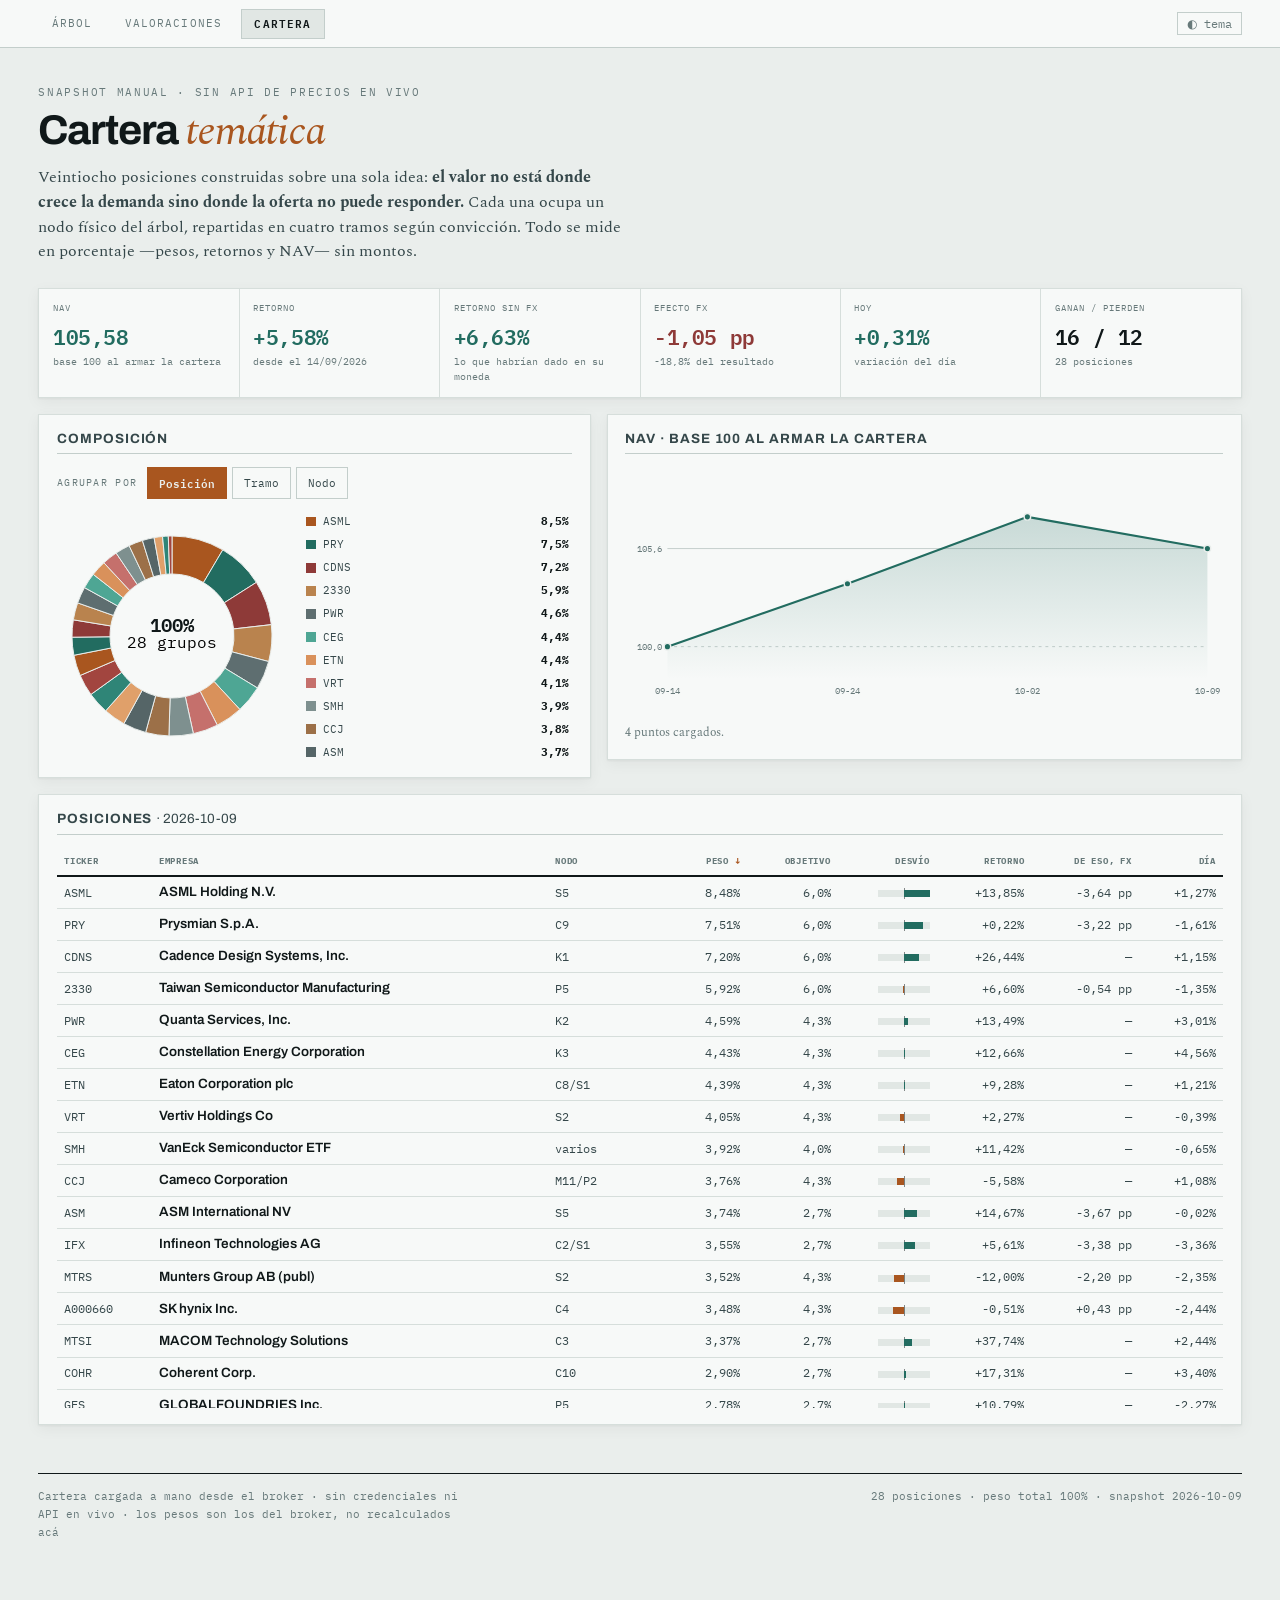
<file: cartera.html>
<!doctype html>
<html lang="es">
<meta charset="utf-8">
<meta name="viewport" content="width=device-width,initial-scale=1">
<title>Cartera — Árbol Energético</title>
<link rel="preconnect" href="https://fonts.googleapis.com">
<link rel="preconnect" href="https://fonts.gstatic.com" crossorigin>
<link rel="stylesheet" href="https://fonts.googleapis.com/css2?family=Archivo:wght@500;600;700&family=IBM+Plex+Mono:wght@400;500;600&family=Spectral:ital,wght@0,400;0,600&display=swap">
<link rel="stylesheet" href="estilo.css">
<style>
  .cols{display:grid;grid-template-columns:minmax(0,1fr) minmax(0,1.15fr);gap:1rem;margin-top:1rem;align-items:start}
  @media (max-width:860px){.cols{grid-template-columns:1fr}}
  .dona-wrap{display:flex;gap:1rem;align-items:center;flex-wrap:wrap}
  #dona{flex:0 0 auto}
  .dona-centro{font-family:var(--f-m);text-anchor:middle}
  .dona-centro .v{font-size:19px;font-weight:600;fill:var(--ink)}
  .dona-centro .k{font-size:7.5px;fill:var(--muted);letter-spacing:.12em;text-transform:uppercase}
  .leyenda{flex:1 1 180px;display:flex;flex-direction:column;gap:.18rem;max-height:250px;overflow-y:auto;
    font-family:var(--f-m);font-size:.66rem}
  .leyenda button{display:flex;align-items:center;gap:.42rem;background:none;border:none;padding:.12rem .2rem;
    cursor:pointer;color:var(--ink-2);font:inherit;text-align:left;width:100%}
  .leyenda button:hover{background:var(--surface-2);color:var(--ink)}
  .leyenda i{width:.62rem;height:.62rem;flex:0 0 auto}
  .leyenda b{margin-left:auto;font-variant-numeric:tabular-nums;color:var(--ink)}
  .tabla-scroll{max-height:560px;overflow:auto}
  .desvio{display:inline-block;width:52px;height:7px;background:var(--surface-2);position:relative;vertical-align:middle}
  .desvio i{position:absolute;top:0;bottom:0;background:var(--muted)}
  .desvio u{position:absolute;top:-2px;bottom:-2px;left:50%;width:1px;background:var(--ink);opacity:.5}
</style>

<body>
<script src="nav.js" data-seccion="cartera"></script>

<div class="wrap">
  <header>
    <p class="eyebrow">Snapshot manual · sin API de precios en vivo</p>
    <h1>Cartera <em>temática</em></h1>
    <p class="lede">
      Veintiocho posiciones construidas sobre una sola idea: <b>el valor no está donde crece la demanda sino
      donde la oferta no puede responder.</b> Cada una ocupa un nodo físico del árbol, repartidas en cuatro
      tramos según convicción. Todo se mide en porcentaje —pesos, retornos y NAV— sin montos.
    </p>
  </header>

  <dl class="kpis" id="kpis"></dl>

  <div class="cols">
    <div class="panel">
      <h2>Composición</h2>
      <div class="controles" style="margin:0 0 .8rem">
        <span class="lbl">Agrupar por</span>
        <div id="agrupar" style="display:flex;gap:.35rem;flex-wrap:wrap"></div>
      </div>
      <div class="dona-wrap">
        <svg id="dona" width="230" height="230" viewBox="0 0 230 230" role="img" aria-label="Composición de la cartera"></svg>
        <div class="leyenda" id="leyenda"></div>
      </div>
    </div>

    <div class="panel">
      <h2>NAV · base 100 al armar la cartera</h2>
      <svg id="nav-svg" viewBox="0 0 620 250" role="img" aria-label="Evolución del NAV"></svg>
      <p id="nav-nota" style="font-size:.76rem;color:var(--muted);margin:.5rem 0 0"></p>
    </div>
  </div>

  <div class="panel" style="margin-top:1rem">
    <h2>Posiciones <span id="fecha-snap" style="font-weight:400;text-transform:none;letter-spacing:0"></span></h2>
    <div class="tabla-scroll">
      <table class="datos" id="tabla">
        <thead><tr>
          <th data-k="ticker">Ticker</th>
          <th data-k="empresa">Empresa</th>
          <th data-k="nodo">Nodo</th>
          <th data-k="peso_pct" class="num">Peso</th>
          <th data-k="peso_obj" class="num">Objetivo</th>
          <th data-k="desvio" class="num">Desvío</th>
          <th data-k="pl_pct" class="num">Retorno</th>
          <th data-k="fx_pp" class="num" title="Cuántos puntos de ese retorno vienen del tipo de cambio">de eso, FX</th>
          <th data-k="chg_1d_pct" class="num">Día</th>
        </tr></thead>
        <tbody></tbody>
      </table>
    </div>
  </div>

  <div class="colofon">
    <p>Cartera cargada a mano desde el broker · sin credenciales ni API en vivo · los pesos son los del broker, no recalculados acá</p>
    <p id="pie"></p>
  </div>
</div>

<script>
const DATOS = /*<<DATOS*/{"fecha_snapshot":"2026-10-09","posiciones":[{"ticker":"ASML","empresa":"ASML Holding N.V.","nodo":"S5","tramo":"1 Infaltable","peso_pct":8.48,"peso_obj":6.0,"precio":1630.6,"cantidad":5.0,"costo_prom":1387.8,"moneda":"EUR","pl_total":1110.14,"pl_fx":-291.87,"pl_excl_fx":1402.01,"pl_pct":13.85,"pl_1d":114.15,"chg_1d_pct":1.27,"fx_pp":-3.64,"verificar":""},{"ticker":"PRY","empresa":"Prysmian S.p.A.","nodo":"C9","tramo":"1 Infaltable","peso_pct":7.51,"peso_obj":6.0,"precio":122.3,"cantidad":59.0,"costo_prom":118.25,"moneda":"EUR","pl_total":17.64,"pl_fx":-258.31,"pl_excl_fx":275.96,"pl_pct":0.22,"pl_1d":-132.05,"chg_1d_pct":-1.61,"fx_pp":-3.22,"verificar":""},{"ticker":"CDNS","empresa":"Cadence Design Systems, Inc.","nodo":"K1","tramo":"1 Infaltable","peso_pct":7.2,"peso_obj":6.0,"precio":352.84,"cantidad":22.0,"costo_prom":279.06,"moneda":"USD","pl_total":1623.16,"pl_fx":0.0,"pl_excl_fx":1623.16,"pl_pct":26.44,"pl_1d":88.0,"chg_1d_pct":1.15,"fx_pp":0.0,"verificar":""},{"ticker":"2330","empresa":"Taiwan Semiconductor Manufacturing","nodo":"P5","tramo":"1 Infaltable","peso_pct":5.92,"peso_obj":6.0,"precio":2550.0,"cantidad":80.0,"costo_prom":2380.0,"moneda":"TWD","pl_total":395.04,"pl_fx":-32.49,"pl_excl_fx":427.54,"pl_pct":6.6,"pl_1d":-87.58,"chg_1d_pct":-1.35,"fx_pp":-0.54,"verificar":""},{"ticker":"PWR","empresa":"Quanta Services, Inc.","nodo":"K2","tramo":"2 Convicción alta","peso_pct":4.59,"peso_obj":4.3,"precio":705.94,"cantidad":7.0,"costo_prom":622.02,"moneda":"USD","pl_total":587.44,"pl_fx":0.0,"pl_excl_fx":587.44,"pl_pct":13.49,"pl_1d":144.27,"chg_1d_pct":3.01,"fx_pp":0.0,"verificar":""},{"ticker":"CEG","empresa":"Constellation Energy Corporation","nodo":"K3","tramo":"2 Convicción alta","peso_pct":4.43,"peso_obj":4.3,"precio":298.07,"cantidad":16.0,"costo_prom":264.57,"moneda":"USD","pl_total":536.0,"pl_fx":0.0,"pl_excl_fx":536.0,"pl_pct":12.66,"pl_1d":208.0,"chg_1d_pct":4.56,"fx_pp":0.0,"verificar":""},{"ticker":"ETN","empresa":"Eaton Corporation plc","nodo":"C8/S1","tramo":"2 Convicción alta","peso_pct":4.39,"peso_obj":4.3,"precio":429.65,"cantidad":11.0,"costo_prom":393.16,"moneda":"USD","pl_total":401.39,"pl_fx":0.0,"pl_excl_fx":401.39,"pl_pct":9.28,"pl_1d":56.54,"chg_1d_pct":1.21,"fx_pp":0.0,"verificar":""},{"ticker":"VRT","empresa":"Vertiv Holdings Co","nodo":"S2","tramo":"2 Convicción alta","peso_pct":4.05,"peso_obj":4.3,"precio":242.78,"cantidad":18.0,"costo_prom":237.39,"moneda":"USD","pl_total":97.02,"pl_fx":0.0,"pl_excl_fx":97.02,"pl_pct":2.27,"pl_1d":-17.1,"chg_1d_pct":-0.39,"fx_pp":0.0,"verificar":""},{"ticker":"SMH","empresa":"VanEck Semiconductor ETF","nodo":"varios","tramo":"4 ETF","peso_pct":3.92,"peso_obj":4.0,"precio":603.33,"cantidad":7.0,"costo_prom":541.5,"moneda":"USD","pl_total":432.81,"pl_fx":0.0,"pl_excl_fx":432.81,"pl_pct":11.42,"pl_1d":-27.58,"chg_1d_pct":-0.65,"fx_pp":0.0,"verificar":""},{"ticker":"CCJ","empresa":"Cameco Corporation","nodo":"M11/P2","tramo":"2 Convicción alta","peso_pct":3.76,"peso_obj":4.3,"precio":88.06,"cantidad":46.0,"costo_prom":93.26,"moneda":"USD","pl_total":-239.2,"pl_fx":0.0,"pl_excl_fx":-239.2,"pl_pct":-5.58,"pl_1d":43.24,"chg_1d_pct":1.08,"fx_pp":0.0,"verificar":""},{"ticker":"ASM","empresa":"ASM International NV","nodo":"S5","tramo":"3 Diversificador","peso_pct":3.74,"peso_obj":2.7,"precio":898.4,"cantidad":4.0,"costo_prom":759.2,"moneda":"EUR","pl_total":514.38,"pl_fx":-128.65,"pl_excl_fx":643.03,"pl_pct":14.67,"pl_1d":-0.9,"chg_1d_pct":-0.02,"fx_pp":-3.67,"verificar":""},{"ticker":"IFX","empresa":"Infineon Technologies AG","nodo":"C2/S1","tramo":"3 Diversificador","peso_pct":3.55,"peso_obj":2.7,"precio":58.9,"cantidad":58.0,"costo_prom":54.04,"moneda":"EUR","pl_total":203.24,"pl_fx":-122.3,"pl_excl_fx":325.53,"pl_pct":5.61,"pl_1d":-133.06,"chg_1d_pct":-3.36,"fx_pp":-3.38,"verificar":""},{"ticker":"MTRS","empresa":"Munters Group AB (publ)","nodo":"S2","tramo":"2 Convicción alta","peso_pct":3.52,"peso_obj":4.3,"precio":126.6,"cantidad":299.0,"costo_prom":140.35,"moneda":"SEK","pl_total":-515.85,"pl_fx":-94.65,"pl_excl_fx":-421.2,"pl_pct":-12.0,"pl_1d":-91.15,"chg_1d_pct":-2.35,"fx_pp":-2.2,"verificar":""},{"ticker":"A000660","empresa":"SK hynix Inc.","nodo":"C4","tramo":"2 Convicción alta","peso_pct":3.48,"peso_obj":4.3,"precio":1681000.0,"cantidad":3.0,"costo_prom":1697000.0,"moneda":"KRW","pl_total":-19.36,"pl_fx":16.25,"pl_excl_fx":-35.61,"pl_pct":-0.51,"pl_1d":-93.88,"chg_1d_pct":-2.44,"fx_pp":0.43,"verificar":""},{"ticker":"MTSI","empresa":"MACOM Technology Solutions","nodo":"C3","tramo":"3 Diversificador","peso_pct":3.37,"peso_obj":2.7,"precio":330.06,"cantidad":11.0,"costo_prom":239.62,"moneda":"USD","pl_total":994.84,"pl_fx":0.0,"pl_excl_fx":994.84,"pl_pct":37.74,"pl_1d":86.35,"chg_1d_pct":2.44,"fx_pp":0.0,"verificar":""},{"ticker":"COHR","empresa":"Coherent Corp.","nodo":"C10","tramo":"3 Diversificador","peso_pct":2.9,"peso_obj":2.7,"precio":312.62,"cantidad":10.0,"costo_prom":266.5,"moneda":"USD","pl_total":461.2,"pl_fx":0.0,"pl_excl_fx":461.2,"pl_pct":17.31,"pl_1d":102.7,"chg_1d_pct":3.4,"fx_pp":0.0,"verificar":""},{"ticker":"GFS","empresa":"GLOBALFOUNDRIES Inc.","nodo":"P5","tramo":"3 Diversificador","peso_pct":2.78,"peso_obj":2.7,"precio":48.24,"cantidad":62.0,"costo_prom":43.54,"moneda":"USD","pl_total":291.4,"pl_fx":0.0,"pl_excl_fx":291.4,"pl_pct":10.79,"pl_1d":-69.44,"chg_1d_pct":-2.27,"fx_pp":0.0,"verificar":""},{"ticker":"NLR","empresa":"VanEck Uranium ETF","nodo":"sin mapear","tramo":"sin mapear","peso_pct":2.78,"peso_obj":null,"precio":103.35,"cantidad":29.0,"costo_prom":109.47,"moneda":"USD","pl_total":-177.48,"pl_fx":0.0,"pl_excl_fx":-177.48,"pl_pct":-5.59,"pl_1d":28.13,"chg_1d_pct":0.95,"fx_pp":0.0,"verificar":"VERIFICAR: NLR es el ETF de VanEck domiciliado en EE.UU. (NYSE Arca), NO el mismo fondo que NUCL.L (UCITS Irlanda) de cartera.csv -- confirmar cuál se tiene realmente, dado el perfil no-residente-EE.UU. del usuario"},{"ticker":"FCX","empresa":"Freeport-McMoRan Inc.","nodo":"M3 mina","tramo":"3 Diversificador","peso_pct":2.67,"peso_obj":2.7,"precio":73.69,"cantidad":39.0,"costo_prom":69.34,"moneda":"USD","pl_total":169.65,"pl_fx":0.0,"pl_excl_fx":169.65,"pl_pct":6.27,"pl_1d":99.45,"chg_1d_pct":3.58,"fx_pp":0.0,"verificar":""},{"ticker":"BKR","empresa":"Baker Hughes Company","nodo":"S3","tramo":"3 Diversificador","peso_pct":2.53,"peso_obj":2.7,"precio":56.7,"cantidad":48.0,"costo_prom":56.78,"moneda":"USD","pl_total":-3.84,"pl_fx":0.0,"pl_excl_fx":-3.84,"pl_pct":-0.14,"pl_1d":19.2,"chg_1d_pct":0.71,"fx_pp":0.0,"verificar":""},{"ticker":"HWM","empresa":"Howmet Aerospace Inc.","nodo":"P4/C7","tramo":"3 Diversificador","peso_pct":2.51,"peso_obj":2.7,"precio":225.26,"cantidad":12.0,"costo_prom":227.13,"moneda":"USD","pl_total":-22.44,"pl_fx":0.0,"pl_excl_fx":-22.44,"pl_pct":-0.82,"pl_1d":32.4,"chg_1d_pct":1.21,"fx_pp":0.0,"verificar":""},{"ticker":"ATI","empresa":"ATI Inc.","nodo":"M8/M9/P3","tramo":"3 Diversificador","peso_pct":2.49,"peso_obj":2.7,"precio":191.84,"cantidad":14.0,"costo_prom":188.15,"moneda":"USD","pl_total":51.66,"pl_fx":0.0,"pl_excl_fx":51.66,"pl_pct":1.96,"pl_1d":51.94,"chg_1d_pct":1.97,"fx_pp":0.0,"verificar":""},{"ticker":"NKT","empresa":"NKT A/S","nodo":"C9","tramo":"3 Diversificador","peso_pct":2.38,"peso_obj":2.7,"precio":855.0,"cantidad":20.0,"costo_prom":880.0,"moneda":"DKK","pl_total":-158.0,"pl_fx":-80.77,"pl_excl_fx":-77.23,"pl_pct":-5.81,"pl_1d":-2.99,"chg_1d_pct":-0.12,"fx_pp":-2.97,"verificar":""},{"ticker":"3750","empresa":"Contemporary Amperex Technology","nodo":"C5","tramo":"3 Diversificador","peso_pct":2.27,"peso_obj":2.7,"precio":491.4,"cantidad":39.0,"costo_prom":549.0,"moneda":"HKD","pl_total":-287.72,"pl_fx":-1.32,"pl_excl_fx":-286.4,"pl_pct":-10.54,"pl_1d":72.56,"chg_1d_pct":3.06,"fx_pp":-0.05,"verificar":""},{"ticker":"DFEN","empresa":"VanEck Defense UCITS ETF","nodo":"defensa","tramo":"4 ETF","peso_pct":1.91,"peso_obj":2.2,"precio":49.72,"cantidad":37.0,"costo_prom":51.67,"moneda":"USD","pl_total":-149.39,"pl_fx":-65.85,"pl_excl_fx":-83.54,"pl_pct":-6.77,"pl_1d":-12.21,"chg_1d_pct":-0.59,"fx_pp":-2.98,"verificar":"Confirmado: mismo fondo que DFNS.L, ticker primario/alterno del mismo ETF UCITS (IE000YYE6WK5)"},{"ticker":"A267250","empresa":"HD Hyundai Co., Ltd.","nodo":"sin mapear","tramo":"sin mapear","peso_pct":1.36,"peso_obj":null,"precio":179500.0,"cantidad":11.0,"costo_prom":246500.0,"moneda":"KRW","pl_total":-540.39,"pl_fx":6.36,"pl_excl_fx":-546.75,"pl_pct":-26.86,"pl_1d":-81.96,"chg_1d_pct":-5.28,"fx_pp":0.32,"verificar":"VERIFICAR: 267250 es HD Hyundai Co. Ltd, la HOLDING -- DISTINTA de 267260.KS (HD Hyundai Electric), que es la que se clasificó y valuó en el tablero A3. Son dos empresas distintas del mismo grupo"},{"ticker":"QUTMF","empresa":"VanEck Quantum Computing UCITS ETF","nodo":"cuántica","tramo":"4 ETF","peso_pct":0.92,"peso_obj":1.0,"precio":28.47,"cantidad":35.0,"costo_prom":28.86,"moneda":"USD","pl_total":-13.48,"pl_fx":0.0,"pl_excl_fx":-13.48,"pl_pct":-1.33,"pl_1d":-48.45,"chg_1d_pct":-4.64,"fx_pp":0.0,"verificar":"Confirmado: ticker OTC del mismo fondo UCITS que QNTM.L (IE0007Y8Y157)"},{"ticker":"NEO","empresa":"Neo Performance Materials Inc.","nodo":"sin mapear","tramo":"sin mapear","peso_pct":0.59,"peso_obj":null,"precio":27.5,"cantidad":33.0,"costo_prom":29.74,"moneda":"USD","pl_total":-69.97,"pl_fx":-16.8,"pl_excl_fx":-53.17,"pl_pct":-9.91,"pl_1d":-9.48,"chg_1d_pct":-1.47,"fx_pp":-2.38,"verificar":"No estaba en cartera.csv (snapshot 14/09); ver fichas/tesis_tierras_raras.md #2 -- tesis de imanes ya descartada por la investigación, posición existente sin valuar"}],"por_tramo":[{"nombre":"3 Diversificador","peso_pct":31.19,"pl_total":2214.37,"n":11},{"nombre":"1 Infaltable","peso_pct":29.11,"pl_total":3145.98,"n":4},{"nombre":"2 Convicción alta","peso_pct":28.22,"pl_total":847.44,"n":7},{"nombre":"4 ETF","peso_pct":6.75,"pl_total":269.94,"n":3},{"nombre":"sin mapear","peso_pct":4.73,"pl_total":-787.84,"n":3}],"por_nodo":[{"nombre":"S5","peso_pct":12.22,"pl_total":1624.52,"n":2},{"nombre":"C9","peso_pct":9.89,"pl_total":-140.36,"n":2},{"nombre":"P5","peso_pct":8.7,"pl_total":686.44,"n":2},{"nombre":"S2","peso_pct":7.57,"pl_total":-418.83,"n":2},{"nombre":"K1","peso_pct":7.2,"pl_total":1623.16,"n":1},{"nombre":"sin mapear","peso_pct":4.73,"pl_total":-787.84,"n":3},{"nombre":"K2","peso_pct":4.59,"pl_total":587.44,"n":1},{"nombre":"K3","peso_pct":4.43,"pl_total":536.0,"n":1},{"nombre":"C8/S1","peso_pct":4.39,"pl_total":401.39,"n":1},{"nombre":"varios","peso_pct":3.92,"pl_total":432.81,"n":1},{"nombre":"M11/P2","peso_pct":3.76,"pl_total":-239.2,"n":1},{"nombre":"C2/S1","peso_pct":3.55,"pl_total":203.24,"n":1},{"nombre":"C4","peso_pct":3.48,"pl_total":-19.36,"n":1},{"nombre":"C3","peso_pct":3.37,"pl_total":994.84,"n":1},{"nombre":"C10","peso_pct":2.9,"pl_total":461.2,"n":1},{"nombre":"M3 mina","peso_pct":2.67,"pl_total":169.65,"n":1},{"nombre":"S3","peso_pct":2.53,"pl_total":-3.84,"n":1},{"nombre":"P4/C7","peso_pct":2.51,"pl_total":-22.44,"n":1},{"nombre":"M8/M9/P3","peso_pct":2.49,"pl_total":51.66,"n":1},{"nombre":"C5","peso_pct":2.27,"pl_total":-287.72,"n":1},{"nombre":"defensa","peso_pct":1.91,"pl_total":-149.39,"n":1},{"nombre":"cuántica","peso_pct":0.92,"pl_total":-13.48,"n":1}],"nav_historico":[{"fecha":"2026-09-14","nav_pct":100.0,"nota":"Armado de la cartera (precios de compra)"},{"fecha":"2026-09-24","nav_pct":103.58,"nota":"Primer snapshot con P/L de Koyfin"},{"fecha":"2026-10-02","nav_pct":107.39,"nota":"Snapshot semanal de Koyfin (cierre del viernes 02/10)"},{"fecha":"2026-10-09","nav_pct":105.58,"nota":"Snapshot semanal de Koyfin (cierre del viernes 09/10)"}],"a_verificar":[{"ticker":"NLR","empresa":"VanEck Uranium ETF","nodo":"sin mapear","tramo":"sin mapear","peso_pct":2.78,"peso_obj":null,"precio":103.35,"cantidad":29.0,"costo_prom":109.47,"moneda":"USD","pl_total":-177.48,"pl_fx":0.0,"pl_excl_fx":-177.48,"pl_pct":-5.59,"pl_1d":28.13,"chg_1d_pct":0.95,"fx_pp":0.0,"verificar":"VERIFICAR: NLR es el ETF de VanEck domiciliado en EE.UU. (NYSE Arca), NO el mismo fondo que NUCL.L (UCITS Irlanda) de cartera.csv -- confirmar cuál se tiene realmente, dado el perfil no-residente-EE.UU. del usuario"},{"ticker":"DFEN","empresa":"VanEck Defense UCITS ETF","nodo":"defensa","tramo":"4 ETF","peso_pct":1.91,"peso_obj":2.2,"precio":49.72,"cantidad":37.0,"costo_prom":51.67,"moneda":"USD","pl_total":-149.39,"pl_fx":-65.85,"pl_excl_fx":-83.54,"pl_pct":-6.77,"pl_1d":-12.21,"chg_1d_pct":-0.59,"fx_pp":-2.98,"verificar":"Confirmado: mismo fondo que DFNS.L, ticker primario/alterno del mismo ETF UCITS (IE000YYE6WK5)"},{"ticker":"A267250","empresa":"HD Hyundai Co., Ltd.","nodo":"sin mapear","tramo":"sin mapear","peso_pct":1.36,"peso_obj":null,"precio":179500.0,"cantidad":11.0,"costo_prom":246500.0,"moneda":"KRW","pl_total":-540.39,"pl_fx":6.36,"pl_excl_fx":-546.75,"pl_pct":-26.86,"pl_1d":-81.96,"chg_1d_pct":-5.28,"fx_pp":0.32,"verificar":"VERIFICAR: 267250 es HD Hyundai Co. Ltd, la HOLDING -- DISTINTA de 267260.KS (HD Hyundai Electric), que es la que se clasificó y valuó en el tablero A3. Son dos empresas distintas del mismo grupo"},{"ticker":"QUTMF","empresa":"VanEck Quantum Computing UCITS ETF","nodo":"cuántica","tramo":"4 ETF","peso_pct":0.92,"peso_obj":1.0,"precio":28.47,"cantidad":35.0,"costo_prom":28.86,"moneda":"USD","pl_total":-13.48,"pl_fx":0.0,"pl_excl_fx":-13.48,"pl_pct":-1.33,"pl_1d":-48.45,"chg_1d_pct":-4.64,"fx_pp":0.0,"verificar":"Confirmado: ticker OTC del mismo fondo UCITS que QNTM.L (IE0007Y8Y157)"},{"ticker":"NEO","empresa":"Neo Performance Materials Inc.","nodo":"sin mapear","tramo":"sin mapear","peso_pct":0.59,"peso_obj":null,"precio":27.5,"cantidad":33.0,"costo_prom":29.74,"moneda":"USD","pl_total":-69.97,"pl_fx":-16.8,"pl_excl_fx":-53.17,"pl_pct":-9.91,"pl_1d":-9.48,"chg_1d_pct":-1.47,"fx_pp":-2.38,"verificar":"No estaba en cartera.csv (snapshot 14/09); ver fichas/tesis_tierras_raras.md #2 -- tesis de imanes ya descartada por la investigación, posición existente sin valuar"}],"kpis":{"n_posiciones":28,"peso_total_pct":100.0,"retorno_pct":5.58,"retorno_sin_fx_pct":6.63,"fx_pp":-1.05,"fx_share_pct":-18.8,"dia_pct":0.31,"nav":105.58,"ganadoras":16,"perdedoras":12}}/*DATOS>>*/;

const PALETA = ["#A9561F","#226C60","#8E3A38","#B9834E","#5E6E70","#4EA694","#D9915B","#C5706C",
                "#7E908F","#9C7048","#556567","#E0A06A","#2F8577","#A2453F"];
const esc = s => String(s).replace(/[<>&]/g, c => ({'<':'&lt;','>':'&gt;','&':'&amp;'}[c]));
const n2  = (x,d=2) => x==null ? '—' : x.toLocaleString('es-UY',{minimumFractionDigits:d,maximumFractionDigits:d});
const pct = (x,d=2) => x==null ? '—' : (x>0?'+':'') + n2(x,d) + '%';
const pp  = (x,d=2) => x==null ? '—' : (x>0?'+':'') + n2(x,d) + ' pp';
const signo = x => x==null ? '' : (x>0 ? 'pos' : x<0 ? 'neg' : '');

let agrupacion = 'posicion', ordenK = 'peso_pct', ordenAsc = false;

/* ---------- KPIs ---------- */
function kpis(){
  const k = DATOS.kpis;
  // [rótulo, valor, pie, valor-para-el-color (null = sin color)]
  const items = [
    ['NAV', n2(k.nav), 'base 100 al armar la cartera', k.nav - 100],
    ['Retorno', pct(k.retorno_pct), 'desde el 14/09/2026', k.retorno_pct],
    ['Retorno sin FX', pct(k.retorno_sin_fx_pct), 'lo que habrían dado en su moneda', k.retorno_sin_fx_pct],
    ['Efecto FX', pp(k.fx_pp), (k.fx_share_pct!=null ? n2(k.fx_share_pct,1) + '% del resultado' : ''), k.fx_pp],
    ['Hoy', pct(k.dia_pct), 'variación del día', k.dia_pct],
    ['Ganan / pierden', k.ganadoras + ' / ' + k.perdedoras, k.n_posiciones + ' posiciones', null],
  ];
  document.getElementById('kpis').innerHTML = items.map(([t,v,s,c]) =>
    `<div class="kpi"><dt>${t}</dt><dd class="${signo(c)}">${v}</dd>${s ? `<small>${s}</small>` : ''}</div>`).join('');
}

/* ---------- dona ---------- */
function datosAgrupados(){
  if (agrupacion === 'tramo') return DATOS.por_tramo.map(g => ({nombre:g.nombre, peso:g.peso_pct}));
  if (agrupacion === 'nodo')  return DATOS.por_nodo.map(g => ({nombre:g.nombre, peso:g.peso_pct}));
  return DATOS.posiciones.map(p => ({nombre:p.ticker, peso:p.peso_pct, empresa:p.empresa}));
}

function dona(resaltado){
  const datos = datosAgrupados();
  const svg = document.getElementById('dona');
  const cx=115, cy=115, R=100, r=62;
  let a = -Math.PI/2, paths='';
  datos.forEach((d,i) => {
    const ang = d.peso/100 * Math.PI*2;
    const a1 = a+ang, largo = ang > Math.PI ? 1 : 0;
    const p = [[cx+R*Math.cos(a), cy+R*Math.sin(a)], [cx+R*Math.cos(a1), cy+R*Math.sin(a1)],
               [cx+r*Math.cos(a1), cy+r*Math.sin(a1)], [cx+r*Math.cos(a), cy+r*Math.sin(a)]];
    const op = resaltado==null || resaltado===i ? 1 : .28;
    paths += `<path class="hover-slice" data-i="${i}" opacity="${op}"
      d="M${p[0]} A${R},${R} 0 ${largo} 1 ${p[1]} L${p[2]} A${r},${r} 0 ${largo} 0 ${p[3]} Z"
      fill="${PALETA[i%PALETA.length]}" stroke="var(--paper)" stroke-width="1"><title>${esc(d.nombre)} — ${n2(d.peso)}%</title></path>`;
    a = a1;
  });
  const foco = resaltado!=null ? datos[resaltado] : null;
  paths += `<text class="dona-centro" x="${cx}" y="${cy-4}"><tspan class="v">${foco? n2(foco.peso):n2(DATOS.kpis.peso_total_pct,0)}%</tspan></text>
            <text class="dona-centro k" x="${cx}" y="${cy+12}">${foco? esc(foco.nombre).slice(0,16) : datos.length + ' grupos'}</text>`;
  svg.innerHTML = paths;
  svg.querySelectorAll('path').forEach(p => {
    p.onmouseenter = () => dona(+p.dataset.i);
    p.onmouseleave = () => dona(null);
  });

  document.getElementById('leyenda').innerHTML = datos.map((d,i) =>
    `<button type="button" data-i="${i}"><i style="background:${PALETA[i%PALETA.length]}"></i>${esc(d.nombre)}<b>${n2(d.peso,1)}%</b></button>`).join('');
  document.querySelectorAll('.leyenda button').forEach(b => {
    b.onmouseenter = () => dona(+b.dataset.i);
    b.onmouseleave = () => dona(null);
  });
}

/* ---------- NAV ---------- */
function navChart(){
  const s = DATOS.nav_historico, svg = document.getElementById('nav-svg'), nota = document.getElementById('nav-nota');
  if (!s.length){ nota.textContent = 'Sin puntos todavía: agregá filas a data/nav_historico.csv.'; return; }
  const W=620,H=250,pl=44,pr=16,pt=18,pb=30;
  const vals = s.map(x=>x.nav_pct).concat([100]);
  let min=Math.min(...vals), max=Math.max(...vals);
  const pad=(max-min)*0.25 || 1.5; min-=pad; max+=pad;
  const X = i => pl + (s.length<2 ? (W-pl-pr)/2 : i*(W-pl-pr)/(s.length-1));
  const Y = v => H-pb - (v-min)/(max-min)*(H-pt-pb);
  const pts = s.map((x,i)=>[X(i),Y(x.nav_pct)]);
  const linea = pts.map((p,i)=>(i?'L':'M')+p[0].toFixed(1)+','+p[1].toFixed(1)).join(' ');
  const area = linea + ` L${pts[pts.length-1][0].toFixed(1)},${Y(min).toFixed(1)} L${pts[0][0].toFixed(1)},${Y(min).toFixed(1)} Z`;
  const ult = s[s.length-1].nav_pct, color = ult>=100 ? 'var(--verdigris)' : 'var(--oxide)';
  let g = `<defs><linearGradient id="gnav" x1="0" y1="0" x2="0" y2="1">
      <stop offset="0%" stop-color="${color}" stop-opacity=".22"/><stop offset="100%" stop-color="${color}" stop-opacity="0"/>
    </linearGradient></defs>`;
  [100, ult].forEach(v => {
    if (v<min || v>max) return;
    g += `<line x1="${pl}" y1="${Y(v).toFixed(1)}" x2="${W-pr}" y2="${Y(v).toFixed(1)}"
      stroke="var(--rule)" stroke-dasharray="${v===100?'3 4':'0'}" stroke-width="1"/>
      <text x="${pl-6}" y="${(Y(v)+3.5).toFixed(1)}" text-anchor="end" font-family="var(--f-m)" font-size="9"
        fill="var(--muted)">${n2(v,1)}</text>`;
  });
  g += `<path d="${area}" fill="url(#gnav)"/><path d="${linea}" fill="none" stroke="${color}" stroke-width="2.2"/>`;
  s.forEach((x,i) => {
    g += `<circle cx="${pts[i][0].toFixed(1)}" cy="${pts[i][1].toFixed(1)}" r="3.4" fill="${color}"
        stroke="var(--paper)" stroke-width="1.5"><title>${x.fecha} — ${n2(x.nav_pct)}${x.nota? ' · '+esc(x.nota):''}</title></circle>
      <text x="${pts[i][0].toFixed(1)}" y="${H-pb+15}" text-anchor="middle" font-family="var(--f-m)" font-size="9"
        fill="var(--muted)">${x.fecha.slice(5)}</text>`;
  });
  svg.innerHTML = g;
  nota.textContent = s.length < 3
    ? `${s.length} puntos cargados: la curva se va a poner interesante cuando sumes más snapshots.`
    : `${s.length} puntos cargados.`;
}

/* ---------- tabla ---------- */
function fila(p){
  const desvio = (p.peso_obj!=null) ? p.peso_pct - p.peso_obj : null;
  let barra = '—';
  if (desvio != null){
    const w = Math.min(Math.abs(desvio)/2, 1) * 26;
    barra = `<span class="desvio" title="${pct(desvio)} contra el objetivo"><u></u>
      <i style="${desvio>=0 ? 'left:50%' : 'right:50%'};width:${w.toFixed(1)}px;
      background:${desvio>=0 ? 'var(--verdigris)' : 'var(--copper)'}"></i></span>`;
  }
  return `<tr>
    <td>${esc(p.ticker)}</td>
    <td class="nm">${esc(p.empresa)}</td>
    <td>${esc(p.nodo)}</td>
    <td class="num">${n2(p.peso_pct)}%</td>
    <td class="num">${p.peso_obj!=null ? n2(p.peso_obj,1)+'%' : '—'}</td>
    <td class="num">${barra}</td>
    <td class="num ${signo(p.pl_pct)}">${pct(p.pl_pct)}</td>
    <td class="num ${signo(p.fx_pp)}">${p.fx_pp ? pp(p.fx_pp) : '—'}</td>
    <td class="num ${signo(p.chg_1d_pct)}">${pct(p.chg_1d_pct,2)}</td>
  </tr>`;
}

function tabla(){
  const val = (p,k) => k==='desvio' ? ((p.peso_obj!=null) ? p.peso_pct-p.peso_obj : -99) : p[k];
  const l = DATOS.posiciones.slice().sort((a,b) => {
    const x = val(a,ordenK), y = val(b,ordenK);
    const c = (typeof x === 'string') ? String(x).localeCompare(String(y),'es') : (x ?? -1e9) - (y ?? -1e9);
    return ordenAsc ? c : -c;
  });
  document.querySelector('#tabla tbody').innerHTML = l.map(fila).join('');
  document.querySelectorAll('#tabla th').forEach(th =>
    th.setAttribute('aria-sort', th.dataset.k === ordenK ? (ordenAsc ? 'ascending' : 'descending') : 'none'));
}

function arrancar(){
  kpis();
  const ag = document.getElementById('agrupar');
  [['posicion','Posición'],['tramo','Tramo'],['nodo','Nodo']].forEach(([id,txt]) => {
    const b = document.createElement('button');
    b.className='tf'; b.type='button'; b.textContent=txt;
    b.setAttribute('aria-pressed', id===agrupacion ? 'true':'false');
    b.onclick = () => { agrupacion=id; [...ag.children].forEach(x=>x.setAttribute('aria-pressed', x===b?'true':'false')); dona(null); };
    ag.appendChild(b);
  });
  dona(null);
  navChart();
  tabla();
  document.querySelectorAll('#tabla th').forEach(th => th.onclick = () => {
    if (ordenK === th.dataset.k) ordenAsc = !ordenAsc; else { ordenK = th.dataset.k; ordenAsc = false; }
    tabla();
  });
  document.getElementById('fecha-snap').textContent = '· ' + (DATOS.fecha_snapshot || '');
  document.getElementById('pie').textContent =
    `${DATOS.kpis.n_posiciones} posiciones · peso total ${DATOS.kpis.peso_total_pct}% · snapshot ${DATOS.fecha_snapshot}`;
}

try { arrancar(); }
catch(e){ document.querySelector('.wrap').insertAdjacentHTML('beforeend',
  '<p style="color:var(--oxide)"><b>Error al armar la página: '+e+'</b></p>'); }
</script>
</body>
</html>
</file>
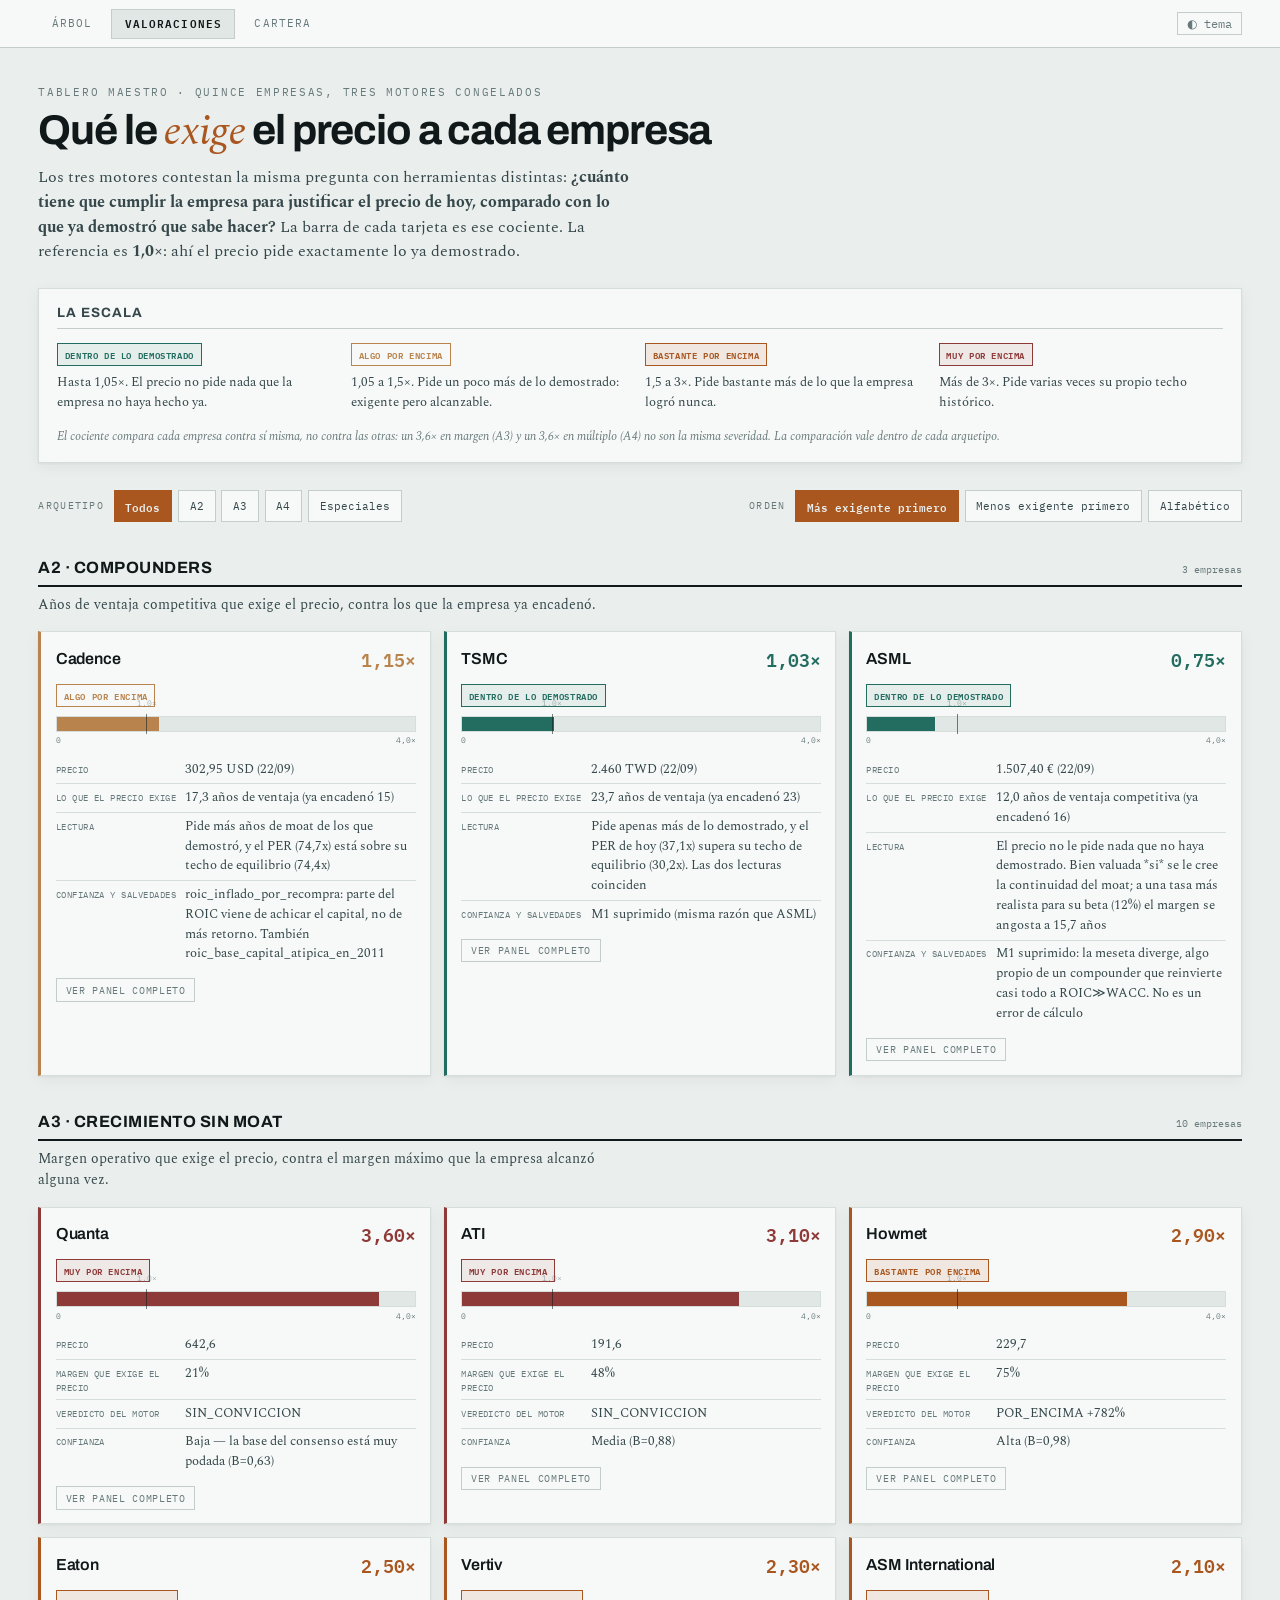
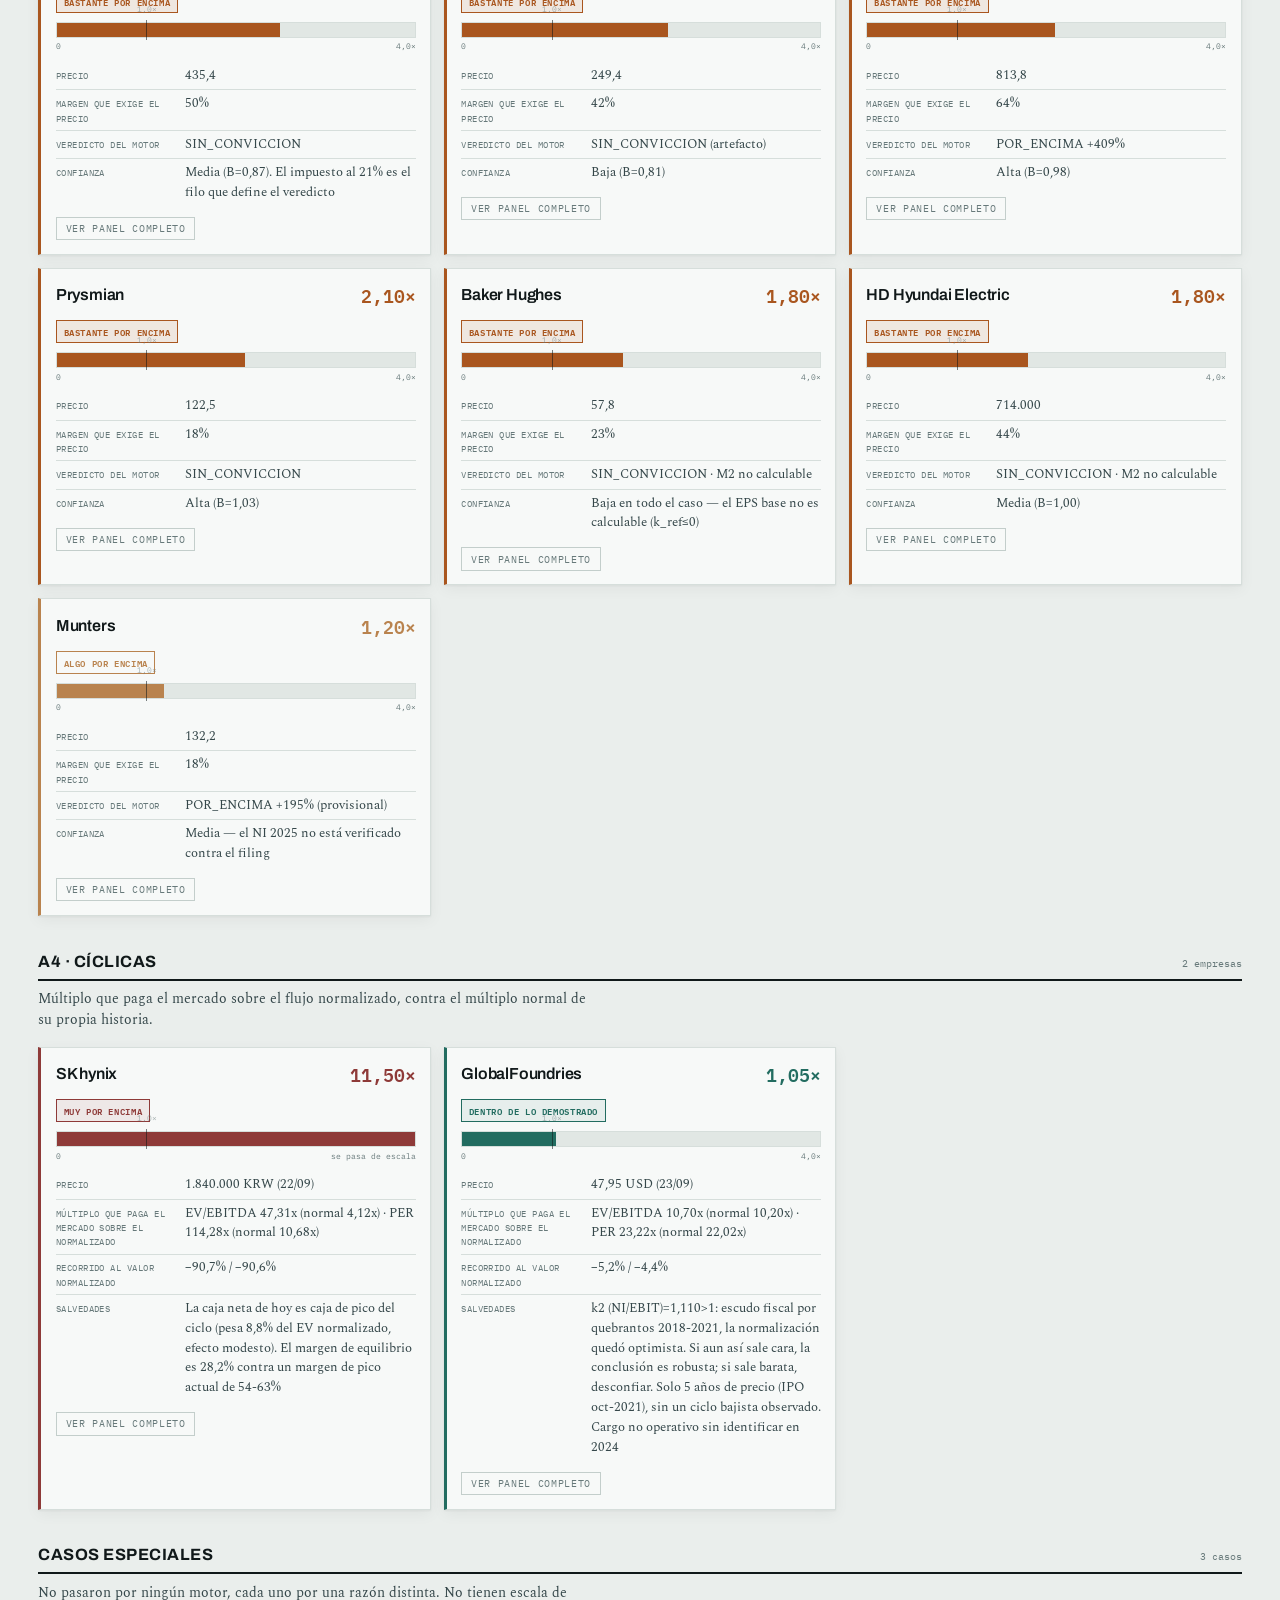
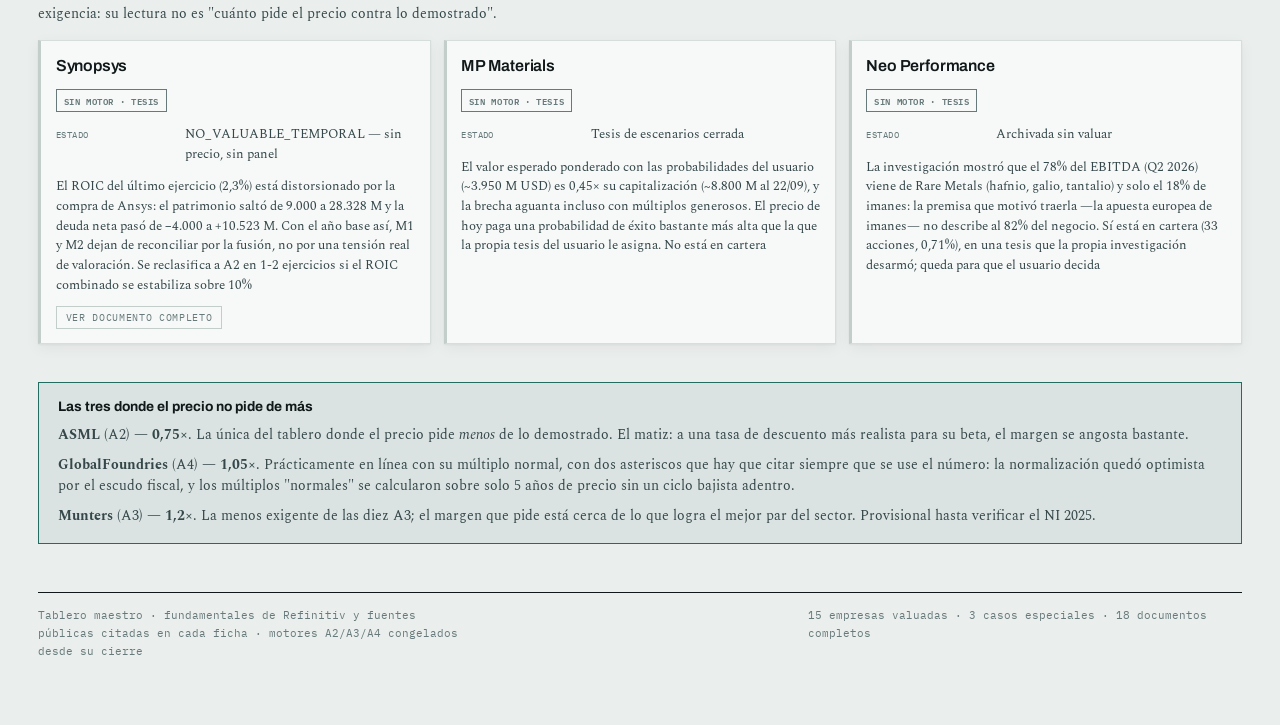
<file: valoraciones.html>
<!doctype html>
<html lang="es">
<meta charset="utf-8">
<meta name="viewport" content="width=device-width,initial-scale=1">
<title>Valoraciones — Árbol Energético</title>
<link rel="preconnect" href="https://fonts.googleapis.com">
<link rel="preconnect" href="https://fonts.gstatic.com" crossorigin>
<link rel="stylesheet" href="https://fonts.googleapis.com/css2?family=Archivo:wght@500;600;700&family=IBM+Plex+Mono:wght@400;500;600&family=Spectral:ital,wght@0,400;0,600&display=swap">
<link rel="stylesheet" href="estilo.css">

<body>
<script src="nav.js" data-seccion="valoraciones"></script>

<div class="wrap">
  <header>
    <p class="eyebrow">Tablero maestro · quince empresas, tres motores congelados</p>
    <h1>Qué le <em>exige</em> el precio a cada empresa</h1>
    <p class="lede">
      Los tres motores contestan la misma pregunta con herramientas distintas: <b>¿cuánto tiene que cumplir la
      empresa para justificar el precio de hoy, comparado con lo que ya demostró que sabe hacer?</b>
      La barra de cada tarjeta es ese cociente. La referencia es <b>1,0×</b>: ahí el precio pide exactamente
      lo ya demostrado.
    </p>
  </header>

  <div class="panel" style="margin-top:1.5rem">
    <h2>La escala</h2>
    <div class="grid" style="grid-template-columns:repeat(auto-fit,minmax(215px,1fr));gap:.6rem">
      <div><span class="etq etq--dentro">Dentro de lo demostrado</span>
        <p style="font-size:.8rem;color:var(--ink-2);margin:.4rem 0 0">Hasta 1,05×. El precio no pide nada que la empresa no haya hecho ya.</p></div>
      <div><span class="etq etq--algo">Algo por encima</span>
        <p style="font-size:.8rem;color:var(--ink-2);margin:.4rem 0 0">1,05 a 1,5×. Pide un poco más de lo demostrado: exigente pero alcanzable.</p></div>
      <div><span class="etq etq--bastante">Bastante por encima</span>
        <p style="font-size:.8rem;color:var(--ink-2);margin:.4rem 0 0">1,5 a 3×. Pide bastante más de lo que la empresa logró nunca.</p></div>
      <div><span class="etq etq--mucho">Muy por encima</span>
        <p style="font-size:.8rem;color:var(--ink-2);margin:.4rem 0 0">Más de 3×. Pide varias veces su propio techo histórico.</p></div>
    </div>
    <p style="font-size:.78rem;color:var(--muted);margin:.9rem 0 0;font-style:italic">
      El cociente compara cada empresa contra sí misma, no contra las otras: un 3,6× en margen (A3) y un 3,6× en
      múltiplo (A4) no son la misma severidad. La comparación vale dentro de cada arquetipo.
    </p>
  </div>

  <div class="controles">
    <span class="lbl">Arquetipo</span>
    <div id="filtros" style="display:flex;gap:.35rem;flex-wrap:wrap"></div>
    <span class="sep"></span>
    <span class="lbl">Orden</span>
    <div id="orden" style="display:flex;gap:.35rem;flex-wrap:wrap"></div>
  </div>

  <div id="secciones"></div>

  <div class="nota-cierre" id="cierre"></div>

  <div class="colofon">
    <p>Tablero maestro · fundamentales de Refinitiv y fuentes públicas citadas en cada ficha · motores A2/A3/A4 congelados desde su cierre</p>
    <p id="pie"></p>
  </div>
</div>

<div class="modal" id="modal" role="dialog" aria-modal="true" aria-labelledby="modal-t">
  <div class="modal__caja">
    <div class="modal__h">
      <span class="modal__t" id="modal-t"></span>
      <button class="modal__x" id="modal-x" type="button" aria-label="Cerrar">✕ cerrar</button>
    </div>
    <div class="modal__b"><pre id="modal-pre"></pre></div>
  </div>
</div>

<script>
const DATOS = /*<<DATOS*/{"arquetipos":[{"clave":"A2","titulo":"A2 · Compounders","nombre_corto":"Compounders","subtitulo":"Años de ventaja competitiva que exige el precio, contra los que la empresa ya encadenó.","empresas":[{"nombre":"ASML","exigencia":0.75,"nivel":{"clave":"dentro","etiqueta":"Dentro de lo demostrado"},"detalle":[{"k":"Precio","v":"1.507,40 € (22/09)"},{"k":"Lo que el precio exige","v":"12,0 años de ventaja competitiva (ya encadenó 16)"},{"k":"Lectura","v":"El precio no le pide nada que no haya demostrado. Bien valuada *si* se le cree la continuidad del moat; a una tasa más realista para su beta (12%) el margen se angosta a 15,7 años"},{"k":"Confianza y salvedades","v":"M1 suprimido: la meseta diverge, algo propio de un compounder que reinvierte casi todo a ROIC≫WACC. No es un error de cálculo"}],"tiene_panel":true},{"nombre":"TSMC","exigencia":1.03,"nivel":{"clave":"dentro","etiqueta":"Dentro de lo demostrado"},"detalle":[{"k":"Precio","v":"2.460 TWD (22/09)"},{"k":"Lo que el precio exige","v":"23,7 años de ventaja (ya encadenó 23)"},{"k":"Lectura","v":"Pide apenas más de lo demostrado, y el PER de hoy (37,1x) supera su techo de equilibrio (30,2x). Las dos lecturas coinciden"},{"k":"Confianza y salvedades","v":"M1 suprimido (misma razón que ASML)"}],"tiene_panel":true},{"nombre":"Cadence","exigencia":1.15,"nivel":{"clave":"algo","etiqueta":"Algo por encima"},"detalle":[{"k":"Precio","v":"302,95 USD (22/09)"},{"k":"Lo que el precio exige","v":"17,3 años de ventaja (ya encadenó 15)"},{"k":"Lectura","v":"Pide más años de moat de los que demostró, y el PER (74,7x) está sobre su techo de equilibrio (74,4x)"},{"k":"Confianza y salvedades","v":"roic_inflado_por_recompra: parte del ROIC viene de achicar el capital, no de más retorno. También roic_base_capital_atipica_en_2011"}],"tiene_panel":true}]},{"clave":"A3","titulo":"A3 · Crecimiento sin moat","nombre_corto":"Crecimiento sin moat","subtitulo":"Margen operativo que exige el precio, contra el margen máximo que la empresa alcanzó alguna vez.","empresas":[{"nombre":"Quanta","exigencia":3.6,"nivel":{"clave":"mucho","etiqueta":"Muy por encima"},"detalle":[{"k":"Precio","v":"642,6"},{"k":"Margen que exige el precio","v":"21%"},{"k":"Veredicto del motor","v":"SIN_CONVICCION"},{"k":"Confianza","v":"Baja — la base del consenso está muy podada (B=0,63)"}],"tiene_panel":true},{"nombre":"ATI","exigencia":3.1,"nivel":{"clave":"mucho","etiqueta":"Muy por encima"},"detalle":[{"k":"Precio","v":"191,6"},{"k":"Margen que exige el precio","v":"48%"},{"k":"Veredicto del motor","v":"SIN_CONVICCION"},{"k":"Confianza","v":"Media (B=0,88)"}],"tiene_panel":true},{"nombre":"Howmet","exigencia":2.9,"nivel":{"clave":"bastante","etiqueta":"Bastante por encima"},"detalle":[{"k":"Precio","v":"229,7"},{"k":"Margen que exige el precio","v":"75%"},{"k":"Veredicto del motor","v":"POR_ENCIMA +782%"},{"k":"Confianza","v":"Alta (B=0,98)"}],"tiene_panel":true},{"nombre":"Eaton","exigencia":2.5,"nivel":{"clave":"bastante","etiqueta":"Bastante por encima"},"detalle":[{"k":"Precio","v":"435,4"},{"k":"Margen que exige el precio","v":"50%"},{"k":"Veredicto del motor","v":"SIN_CONVICCION"},{"k":"Confianza","v":"Media (B=0,87). El impuesto al 21% es el filo que define el veredicto"}],"tiene_panel":true},{"nombre":"Vertiv","exigencia":2.3,"nivel":{"clave":"bastante","etiqueta":"Bastante por encima"},"detalle":[{"k":"Precio","v":"249,4"},{"k":"Margen que exige el precio","v":"42%"},{"k":"Veredicto del motor","v":"SIN_CONVICCION (artefacto)"},{"k":"Confianza","v":"Baja (B=0,81)"}],"tiene_panel":true},{"nombre":"ASM International","exigencia":2.1,"nivel":{"clave":"bastante","etiqueta":"Bastante por encima"},"detalle":[{"k":"Precio","v":"813,8"},{"k":"Margen que exige el precio","v":"64%"},{"k":"Veredicto del motor","v":"POR_ENCIMA +409%"},{"k":"Confianza","v":"Alta (B=0,98)"}],"tiene_panel":true},{"nombre":"Prysmian","exigencia":2.1,"nivel":{"clave":"bastante","etiqueta":"Bastante por encima"},"detalle":[{"k":"Precio","v":"122,5"},{"k":"Margen que exige el precio","v":"18%"},{"k":"Veredicto del motor","v":"SIN_CONVICCION"},{"k":"Confianza","v":"Alta (B=1,03)"}],"tiene_panel":true},{"nombre":"Baker Hughes","exigencia":1.8,"nivel":{"clave":"bastante","etiqueta":"Bastante por encima"},"detalle":[{"k":"Precio","v":"57,8"},{"k":"Margen que exige el precio","v":"23%"},{"k":"Veredicto del motor","v":"SIN_CONVICCION · M2 no calculable"},{"k":"Confianza","v":"Baja en todo el caso — el EPS base no es calculable (k_ref≤0)"}],"tiene_panel":true},{"nombre":"HD Hyundai Electric","exigencia":1.8,"nivel":{"clave":"bastante","etiqueta":"Bastante por encima"},"detalle":[{"k":"Precio","v":"714.000"},{"k":"Margen que exige el precio","v":"44%"},{"k":"Veredicto del motor","v":"SIN_CONVICCION · M2 no calculable"},{"k":"Confianza","v":"Media (B=1,00)"}],"tiene_panel":true},{"nombre":"Munters","exigencia":1.2,"nivel":{"clave":"algo","etiqueta":"Algo por encima"},"detalle":[{"k":"Precio","v":"132,2"},{"k":"Margen que exige el precio","v":"18%"},{"k":"Veredicto del motor","v":"POR_ENCIMA +195% (provisional)"},{"k":"Confianza","v":"Media — el NI 2025 no está verificado contra el filing"}],"tiene_panel":true}]},{"clave":"A4","titulo":"A4 · Cíclicas","nombre_corto":"Cíclicas","subtitulo":"Múltiplo que paga el mercado sobre el flujo normalizado, contra el múltiplo normal de su propia historia.","empresas":[{"nombre":"SK hynix","exigencia":11.5,"nivel":{"clave":"mucho","etiqueta":"Muy por encima"},"detalle":[{"k":"Precio","v":"1.840.000 KRW (22/09)"},{"k":"Múltiplo que paga el mercado sobre el normalizado","v":"EV/EBITDA 47,31x (normal 4,12x) · PER 114,28x (normal 10,68x)"},{"k":"Recorrido al valor normalizado","v":"−90,7% / −90,6%"},{"k":"Salvedades","v":"La caja neta de hoy es caja de pico del ciclo (pesa 8,8% del EV normalizado, efecto modesto). El margen de equilibrio es 28,2% contra un margen de pico actual de 54-63%"}],"tiene_panel":true},{"nombre":"GlobalFoundries","exigencia":1.05,"nivel":{"clave":"dentro","etiqueta":"Dentro de lo demostrado"},"detalle":[{"k":"Precio","v":"47,95 USD (23/09)"},{"k":"Múltiplo que paga el mercado sobre el normalizado","v":"EV/EBITDA 10,70x (normal 10,20x) · PER 23,22x (normal 22,02x)"},{"k":"Recorrido al valor normalizado","v":"−5,2% / −4,4%"},{"k":"Salvedades","v":"k2 (NI/EBIT)=1,110>1: escudo fiscal por quebrantos 2018-2021, la normalización quedó optimista. Si aun así sale cara, la conclusión es robusta; si sale barata, desconfiar. Solo 5 años de precio (IPO oct-2021), sin un ciclo bajista observado. Cargo no operativo sin identificar en 2024"}],"tiene_panel":true}]}],"especiales":[{"nombre":"Synopsys","estado":"NO_VALUABLE_TEMPORAL — sin precio, sin panel","lectura":"El ROIC del último ejercicio (2,3%) está distorsionado por la compra de Ansys: el patrimonio saltó de 9.000 a 28.328 M y la deuda neta pasó de −4.000 a +10.523 M. Con el año base así, M1 y M2 dejan de reconciliar por la fusión, no por una tensión real de valoración. Se reclasifica a A2 en 1-2 ejercicios si el ROIC combinado se estabiliza sobre 10%","tiene_panel":true},{"nombre":"MP Materials","estado":"Tesis de escenarios cerrada","lectura":"El valor esperado ponderado con las probabilidades del usuario (~3.950 M USD) es 0,45× su capitalización (~8.800 M al 22/09), y la brecha aguanta incluso con múltiplos generosos. El precio de hoy paga una probabilidad de éxito bastante más alta que la que la propia tesis del usuario le asigna. No está en cartera","tiene_panel":false},{"nombre":"Neo Performance","estado":"Archivada sin valuar","lectura":"La investigación mostró que el 78% del EBITDA (Q2 2026) viene de Rare Metals (hafnio, galio, tantalio) y solo el 18% de imanes: la premisa que motivó traerla —la apuesta europea de imanes— no describe al 82% del negocio. Sí está en cartera (33 acciones, 0,71%), en una tesis que la propia investigación desarmó; queda para que el usuario decida","tiene_panel":false}],"paneles":{"ASML":"```\n════════════════════════════════════════════════════════════════════════════════════════════════\n ASML (ASML.AS) · A2 · Compounder de calidad · nodo S5\n Precio 1.507,40 (consultado 2026-09-22) · CAP demostrado (racha) 16 años · CAP modelable (techo) 22 años\n════════════════════════════════════════════════════════════════════════════════════════════════\n 1 · REVERSE-CAP — lectura central: ¿cuántos años de ventaja exige el precio?\n────────────────────────────────────────────────────────────────────────────────────────────────\n                                                          12%            10%             8%\n CAP implícito                                      15.7 años      12.0 años       8.9 años\n / CAP demostrado (16 años)                              1,0×           0,8×           0,6×\n / CAP modelable, el techo (22 años)                     0,7×           0,5×           0,4×\n Lectura a 10%: el precio exige 12.0 años de ventaja, por DEBAJO de los 16 demostrados.\n A una tasa más realista para beta alta (12%): 15.7 años, todavía por debajo de los 16 demostrados: el margen se angosta con la tasa.\n Piso EVA (M1b, sin crecimiento, moat congelado en el nivel de hoy): 152,5 · precio POR ENCIMA del piso\n════════════════════════════════════════════════════════════════════════════════════════════════\n 2 · M2 (PER de equilibrio, dos fases -- el método del profesor) — rango de PER reportable\n────────────────────────────────────────────────────────────────────────────────────────────────\n PER de equilibrio: bajo 26,0x · base 41,2x · alto 66,4x   (valor: 683,2 / 1.082,5 / 1.744,9)\n PER de hoy (precio / EPS reportado 26,26) = 57,4x · dentro del rango\n MATIZ: \"dentro del rango\" supone sostener ~20% anual de crecimiento (ROE meseta 26,6% x reinversión 75%) durante los 10 años de la fase 1.\n Es \"justificada SI se sostiene la excelencia una década\", NO \"barata\": no hay margen de seguridad clásico en esta lectura.\n════════════════════════════════════════════════════════════════════════════════════════════════\n 3 · M4 — retorno esperado a 5 años (con el precio de hoy)\n────────────────────────────────────────────────────────────────────────────────────────────────\n bajo   PER equilibrio 26,0x · precio objetivo (año 5) 814,7 · ganancia total -42,5% (anualizada -10,5%)\n base   PER equilibrio 41,2x · precio objetivo (año 5) 1.291,0 · ganancia total -11,4% (anualizada -2,4%)\n alto   PER equilibrio 66,4x · precio objetivo (año 5) 2.080,9 · ganancia total 41,1% (anualizada 7,1%)\n════════════════════════════════════════════════════════════════════════════════════════════════\n 4 · M1 (DCF con fade del ROIC) — SUPRIMIDO\n────────────────────────────────────────────────────────────────────────────────────────────────\n M1 no se muestra: meseta_diverge activo en los 3 escenarios (el payout es tan bajo que, incluso con el\n ROIC de meseta normalizado a la mediana de la racha -- no al pico --, el crecimiento de la meseta sigue\n por encima de la tasa). Es una verdad económica de este tipo de compounder (reinversión casi total a\n ROIC >> costo de capital), no un parámetro mal puesto: el DCF absoluto de dos fases no converge para él.\n Forzarlo a converger sería un artefacto de dónde se corta, más engañoso que suprimirlo (§15). El\n reverse-CAP (bloque 1) es la lectura de valor que reemplaza a M1 en estos casos.\n════════════════════════════════════════════════════════════════════════════════════════════════\n LECTURA FINAL (síntesis, no un veredicto automático)\n────────────────────────────────────────────────────────────────────────────────────────────────\n Bien valuada SI se le cree la continuidad del moat (≥16 años más, como ya demostró): el reverse-CAP\n a 10% pide 12.0 años, por debajo de lo demostrado. A tasas más realistas para su beta (12%), el margen\n se angosta (15.7 años). No es una ganga: es una apuesta a que la excelencia continúa.\n════════════════════════════════════════════════════════════════════════════════════════════════\n```\n","TSMC":"```\n════════════════════════════════════════════════════════════════════════════════════════════════\n TSMC (2330.TW) · A2 · Compounder de calidad · nodo P5\n Precio 2.460,00 (consultado 2026-09-22) · CAP demostrado (racha) 23 años · CAP modelable (techo) 22 años\n════════════════════════════════════════════════════════════════════════════════════════════════\n 1 · REVERSE-CAP — lectura central: ¿cuántos años de ventaja exige el precio?\n────────────────────────────────────────────────────────────────────────────────────────────────\n                                                          12%            10%             8%\n CAP implícito                                no se alcanza ni con 40 años (supera lo modelable)      23.7 años      14.7 años\n / CAP demostrado (23 años)                                 —           1,0×           0,6×\n / CAP modelable, el techo (22 años)                        —           1,1×           0,7×\n Lectura a 10%: el precio exige 23.7 años de ventaja, por ENCIMA de los 23 demostrados.\n Piso EVA (M1b, sin crecimiento, moat congelado en el nivel de hoy): 441,4 · precio POR ENCIMA del piso\n════════════════════════════════════════════════════════════════════════════════════════════════\n 2 · M2 (PER de equilibrio, dos fases -- el método del profesor) — rango de PER reportable\n────────────────────────────────────────────────────────────────────────────────────────────────\n PER de equilibrio: bajo 15,1x · base 18,9x · alto 30,2x   (valor: 1.002,4 / 1.254,3 / 1.999,3)\n PER de hoy (precio / EPS reportado 66,25) = 37,1x · POR ENCIMA del rango de equilibrio\n════════════════════════════════════════════════════════════════════════════════════════════════\n 3 · M4 — retorno esperado a 5 años (con el precio de hoy)\n────────────────────────────────────────────────────────────────────────────────────────────────\n bajo   PER equilibrio 15,1x · precio objetivo (año 5) 1.101,0 · ganancia total -47,0% (anualizada -11,9%)\n base   PER equilibrio 18,9x · precio objetivo (año 5) 1.377,7 · ganancia total -34,8% (anualizada -8,2%)\n alto   PER equilibrio 30,2x · precio objetivo (año 5) 2.196,0 · ganancia total -3,0% (anualizada -0,6%)\n════════════════════════════════════════════════════════════════════════════════════════════════\n 4 · M1 (DCF con fade del ROIC) — SUPRIMIDO\n────────────────────────────────────────────────────────────────────────────────────────────────\n M1 no se muestra: meseta_diverge activo en los 3 escenarios (el payout es tan bajo que, incluso con el\n ROIC de meseta normalizado a la mediana de la racha -- no al pico --, el crecimiento de la meseta sigue\n por encima de la tasa). Es una verdad económica de este tipo de compounder (reinversión casi total a\n ROIC >> costo de capital), no un parámetro mal puesto: el DCF absoluto de dos fases no converge para él.\n Forzarlo a converger sería un artefacto de dónde se corta, más engañoso que suprimirlo (§15). El\n reverse-CAP (bloque 1) es la lectura de valor que reemplaza a M1 en estos casos.\n════════════════════════════════════════════════════════════════════════════════════════════════\n LECTURA FINAL (síntesis, no un veredicto automático)\n────────────────────────────────────────────────────────────────────────────────────────────────\n Las dos lecturas COINCIDEN en que el precio exige más de lo demostrado: el reverse-CAP a 10% pide\n 23.7 años (contra 23 demostrados), y el PER de hoy (37,1x) supera el techo de equilibrio\n (30,2x) incluso creyéndole 11% de crecimiento anual por 10 años. No es solo cara: exige más de lo ya probado.\n════════════════════════════════════════════════════════════════════════════════════════════════\n```\n","Cadence":"```\n════════════════════════════════════════════════════════════════════════════════════════════════\n Cadence (CDNS.OQ) · A2 · Compounder de calidad · nodo K1\n Precio 302,95 (consultado 2026-09-22) · CAP demostrado (racha) 15 años · CAP modelable (techo) 22 años\n════════════════════════════════════════════════════════════════════════════════════════════════\n 1 · REVERSE-CAP — lectura central: ¿cuántos años de ventaja exige el precio?\n────────────────────────────────────────────────────────────────────────────────────────────────\n                                                          12%            10%             8%\n CAP implícito                                      23.9 años      17.3 años      12.2 años\n / CAP demostrado (15 años)                              1,6×           1,2×           0,8×\n / CAP modelable, el techo (22 años)                     1,1×           0,8×           0,6×\n Lectura a 10%: el precio exige 17.3 años de ventaja, por ENCIMA de los 15 demostrados.\n A una tasa más realista para beta alta (12%): 23.9 años, por encima de los 15 demostrados: el margen se angosta con la tasa.\n Piso EVA (M1b, sin crecimiento, moat congelado en el nivel de hoy): 50,7 · precio POR ENCIMA del piso\n════════════════════════════════════════════════════════════════════════════════════════════════\n 2 · M2 (PER de equilibrio, dos fases -- el método del profesor) — rango de PER reportable\n────────────────────────────────────────────────────────────────────────────────────────────────\n PER de equilibrio: bajo 24,7x · base 39,2x · alto 74,4x   (valor: 100,2 / 158,9 / 301,8)\n PER de hoy (precio / EPS reportado 4,06) = 74,7x · POR ENCIMA del rango de equilibrio\n════════════════════════════════════════════════════════════════════════════════════════════════\n 3 · M4 — retorno esperado a 5 años (con el precio de hoy)\n────────────────────────────────────────────────────────────────────────────────────────────────\n bajo   PER equilibrio 24,7x · precio objetivo (año 5) 127,7 · ganancia total -54,8% (anualizada -14,7%)\n base   PER equilibrio 39,2x · precio objetivo (año 5) 202,6 · ganancia total -30,2% (anualizada -6,9%)\n alto   PER equilibrio 74,4x · precio objetivo (año 5) 384,6 · ganancia total 29,8% (anualizada 5,3%)\n════════════════════════════════════════════════════════════════════════════════════════════════\n 4 · M1 (DCF con fade del ROIC) — SUPRIMIDO\n────────────────────────────────────────────────────────────────────────────────────────────────\n M1 no se muestra: meseta_diverge activo en los 3 escenarios (el payout es tan bajo que, incluso con el\n ROIC de meseta normalizado a la mediana de la racha -- no al pico --, el crecimiento de la meseta sigue\n por encima de la tasa). Es una verdad económica de este tipo de compounder (reinversión casi total a\n ROIC >> costo de capital), no un parámetro mal puesto: el DCF absoluto de dos fases no converge para él.\n Forzarlo a converger sería un artefacto de dónde se corta, más engañoso que suprimirlo (§15). El\n reverse-CAP (bloque 1) es la lectura de valor que reemplaza a M1 en estos casos.\n════════════════════════════════════════════════════════════════════════════════════════════════\n LECTURA FINAL (síntesis, no un veredicto automático)\n────────────────────────────────────────────────────────────────────────────────────────────────\n Las dos lecturas COINCIDEN en que el precio exige más de lo demostrado: el reverse-CAP a 10% pide\n 17.3 años (contra 15 demostrados), y el PER de hoy (74,7x) supera el techo de equilibrio\n (74,4x) incluso creyéndole 16% de crecimiento anual por 10 años. No es solo cara: exige más de lo ya probado.\n Advertencias de esta empresa: roic_inflado_por_recompra, roic_base_capital_atipica_en_2011.\n════════════════════════════════════════════════════════════════════════════════════════════════\n```\n","Quanta":"```\n════════════════════════════════════════════════════════════════════════════════════════════════\n Quanta Services (PWR.N) · A3 · crecimiento_sin_moat · nodo K2\n Precio 642,61 (consultado 2026-09-21, cierre 2026-09-21) · EV 100,3 mil M (deuda neta 5.645 M)\n════════════════════════════════════════════════════════════════════════════════════════════════\n 1 · MÚLTIPLO AJUSTADO POR CRECIMIENTO        filtro comparativo, NO veredicto\n────────────────────────────────────────────────────────────────────────────────────────────────\n                                               empresa    pares (mediana de 2)    vs pares\n PER forward FY1                                 38,4x                   23,9x        +61%\n Crecimiento EPS consenso (CAGR FY1→FY3)         16,6%                   26,1%     -9,5 pp\n PEG forward                                      2,32                    0,96       +141%\n EV/Ventas FY1                                    2,5x                    1,0x       +143%\n Crecimiento ventas consenso (CAGR FY1→FY3)      14,1%                   15,2%     -1,1 pp\n EV/Ventas-a-crecimiento                          0,18                    0,07       +159%\n\n Por par:          PER fwd    g EPS    PEG    EV/V  g ventas  EV/V-g\n   MYRG.OQ (ext)     23,8x    20,2%   1,18    1,0x     13,4%    0,07\n   MTZ.N (ext)       23,9x    32,0%   0,75    1,1x     16,9%    0,06\n\n   (ext) = par_externo: fuera del universo de 22; solo da múltiplos y márgenes de CONTEXTO, no entra a cartera ni a ninguna decisión.\n Chequeo de base (siempre visible): EPS FY0→FY1 = 146,1% (6,80 → 16,73) → PEG 0,26 · ventas FY0→FY1 = 38,5% → EV/V-g 0,07\n   El PEG cambia con la ventana: una base chica lo infla y una base con extraordinarios lo deprime.\n Base del EPS: el consenso está en base AJUSTADA y el motor usa GAAP/IFRS. B = 0,63 → la base explica ~53% de la brecha EPS₁/consenso (normalización -0%, tope de crecimiento 47%). El chequeo de base FY0→FY1 mezcla bases.\n LÍMITES: el PEG castiga poco a crecimientos de 40-50% y miente con base chica (Baker Hughes 43,8% inflado). Sirve para ordenar contra pares, no para decidir. Los pares tienen cierres de ejercicio distintos (candidato 8).\n════════════════════════════════════════════════════════════════════════════════════════════════\n 2 · REVERSE DCF: qué promete el precio               siempre a tres tasas\n────────────────────────────────────────────────────────────────────────────────────────────────\n                                                                    12%               10%                8%\n A. Crecimiento implícito (plano, 10 años)\n    con margen EBIT 5,4% (prom. 5 años)                   sin solución      sin solución             54,1%\n    con margen EBIT 5,8% (hoy)                            sin solución      sin solución             47,4%\n    → ventas en el año 10 / ventas de hoy (prom. 5a)                 —                 —               76×\n B. Margen EBIT implícito\n    si crece como el consenso (se apaga hasta el año 10)               26%               21%               16%\n    si crece como el techo (plano)                                 42%               35%               27%\n Crecimiento implícito / techo (métrica de ranking)                   —                 —             13,5×\n Varas:  crecimiento → techo K2: 4,0% (provisional; SERVICIOS de transmisión y distribución eléctrica) = ventas ×1,5 en 10 años; el consenso da ×3,1\n         Supuesto: el techo (CAGR del nodo) se extiende PLANO a 10 años: supuesto para igualar unidades, no un dato de la fuente.\n         Nota del techo: El techo K2 (4%) es de SERVICIOS de T&D, no de equipos. Techo bajo y ROIC de Quanta 0/10 años: se espera crecimiento y margen implícitos muy por encima del techo. NO es error: el mercado de construcción eléctrica crece lento aunque la temática esté caliente (usuario).\n         margen → máx. propio 10 años 5,8% · mejor par 7,9% (MTZ.N (ext) 2019) · consenso FY1/FY2/FY3 6,8% / 7,1% / 7,3%\n Lectura: a 10%, el crecimiento por sí solo NO justifica el precio (crecer rinde menos que la tasa: retorno incremental < tasa; «sin solución»).\n   La palanca que lo explica es el margen: creciendo como el consenso, 21% de margen EBIT (máx. propio 5,8%, mejor par 7,9%). Techo: 4% (×1,5).\n   Escalera de margen EBIT: implícito (10%, camino consenso) 20,8% > mejor par 7,9% > consenso FY3 7,3% > máx. propio 5,8%\n   ¿Crecimiento implícito > techo? según la tasa: 12% sin solución · 10% sin solución · 8% sí.  ¿Margen (camino consenso) > máx. propio? sí, en las tres tasas.  ¿> mejor par? sí, en las tres tasas.  ¿> consenso FY3? sí, en las tres tasas.\n Robustez del crecimiento implícito (margen prom. 5a):             12%            10%             8%\n   con ventas/capital original                 sin solución   sin solución          54,1%\n   con terminal ROIC mediano                   sin solución   sin solución          44,4%\n   El reverse DCF hereda del motor la reinversión reconciliada y el terminal ROIC = tasa: el conservadurismo queda a la vista.\n════════════════════════════════════════════════════════════════════════════════════════════════\n 3 · Fundamental (M1) — referencia secundaria, una línea\n Base del EPS: B = 0,63 → la base pesa: M2 y M3 (sobre GAAP) no son comparables con el PER y el consenso (ajustados): bloque 3 POCO CONFIABLE en su magnitud.\n SIN_CONVICCION · rango no válido por divergencia M1–M2 (M2/M1 base 1,58, límite 1,5) · sin rango de entrada\n   El cálculo mecánico queda solo en `rango_mecanico` (valido: false) de la ficha; no es accionable. Detalle en ficha.\n════════════════════════════════════════════════════════════════════════════════════════════════\n Contexto (se mantiene): Porter K2 (sin revisar) · techo K2 fuente provisional · EPS usado 6,80 (sin_cambio)\n Advertencias: p3_indeterminado, techo_fuente_provisional, alto_sobre_techo_nodo, reinversion_inconsistente, pocos_pares\n════════════════════════════════════════════════════════════════════════════════════════════════\n```\n","ATI":"```\n════════════════════════════════════════════════════════════════════════════════════════════════\n ATI Inc (ATI.N) · A3 · crecimiento_sin_moat · nodo M8\n Precio 191,63 (consultado 2026-09-21, cierre 2026-09-18) · EV 27,5 mil M (deuda neta 1.445 M)\n════════════════════════════════════════════════════════════════════════════════════════════════\n 1 · MÚLTIPLO AJUSTADO POR CRECIMIENTO        filtro comparativo, NO veredicto\n────────────────────────────────────────────────────────────────────────────────────────────────\n                                               empresa    pares (mediana de 2)    vs pares\n PER forward FY1                                 37,4x                   36,4x         +3%\n Crecimiento EPS consenso (CAGR FY1→FY3)         21,4%                   18,9%     +2,5 pp\n PEG forward                                      1,75                    1,92         -9%\n EV/Ventas FY1                                    5,4x                    7,5x        -29%\n Crecimiento ventas consenso (CAGR FY1→FY3)       9,2%                   11,2%     -2,1 pp\n EV/Ventas-a-crecimiento                          0,58                    0,66        -12%\n\n Por par:          PER fwd    g EPS    PEG    EV/V  g ventas  EV/V-g\n   HWM.N             43,1x    19,8%   2,17    9,3x     12,6%    0,74\n   CRS.N (ext)       29,7x    17,9%   1,66    5,8x      9,8%    0,59\n\n   (ext) = par_externo: fuera del universo de 22; solo da múltiplos y márgenes de CONTEXTO, no entra a cartera ni a ninguna decisión.\n   Aviso de pares: ATI y Howmet se usan mutuamente como pares (circular) y Carpenter es el único otro par: el bloque 1 es poco informativo; confiar en el bloque 2 (usuario, 2026-09-21).\n Chequeo de base (siempre visible): EPS FY0→FY1 = 79,8% (2,85 → 5,13) → PEG 0,47 · ventas FY0→FY1 = 12,1% → EV/V-g 0,44\n   El PEG cambia con la ventana: una base chica lo infla y una base con extraordinarios lo deprime.\n Base del EPS: el consenso está en base AJUSTADA y el motor usa GAAP/IFRS. B = 0,88 → la base explica ~25% de la brecha EPS₁/consenso (normalización -0%, tope de crecimiento 75%). El chequeo de base FY0→FY1 mezcla bases.\n LÍMITES: el PEG castiga poco a crecimientos de 40-50% y miente con base chica (Baker Hughes 43,8% inflado). Sirve para ordenar contra pares, no para decidir. Los pares tienen cierres de ejercicio distintos (candidato 8).\n════════════════════════════════════════════════════════════════════════════════════════════════\n 2 · REVERSE DCF: qué promete el precio               siempre a tres tasas\n────────────────────────────────────────────────────────────────────────────────────────────────\n                                                                    12%               10%                8%\n A. Crecimiento implícito (plano, 10 años)\n    con margen EBIT 11,3% (prom. 5 años)                  sin solución             70,2%             41,2%\n    con margen EBIT 15,1% (hoy)                                  52,2%             38,5%             28,2%\n    → ventas en el año 10 / ventas de hoy (prom. 5a)                 —              204×               32×\n B. Margen EBIT implícito\n    si crece como el consenso (se apaga hasta el año 10)               58%               48%               37%\n    si crece como el techo (plano)                                 61%               50%               39%\n Crecimiento implícito / techo (métrica de ranking)                   —             10,0×              5,9×\n Varas:  crecimiento → techo M8: 7,0% (provisional; Mercado global de titanio/aleaciones especiales aeroespaciales) = ventas ×2,0 en 10 años; el consenso da ×2,1\n         Supuesto: el techo (CAGR del nodo) se extiende PLANO a 10 años: supuesto para igualar unidades, no un dato de la fuente.\n         Nota del techo: EXCEPCIÓN (candidato 12): techo del negocio representativo de ATI (titanio/aleaciones especiales aero), NO del nodo estrecho M8 (zirconio y hafnio). PRECISIÓN DÉBIL del techo: se apoya parcialmente en cifras no reproducidas; orden de magnitud (~5-8% aero) correcto, no confirmado al decimal.\n         margen → máx. propio 10 años 15,1% · mejor par 25,8% (HWM.N 2025) · consenso FY1/FY2/FY3 19,1% / 21,0% / 23,2%\n Lectura: a 10%, el precio supone crecer 70% anual por 10 años (×204 las ventas) con 11% de margen;\n   o, creciendo como el consenso, un margen de 48% (máx. propio 15%, mejor par 26%). Techo: 7% (×2,0).\n   Escalera de margen EBIT: implícito (10%, camino consenso) 47,5% > mejor par 25,8% > consenso FY3 23,2% > máx. propio 15,1%\n   ¿Crecimiento implícito > techo? según la tasa: 12% sin solución · 10% sí · 8% sí.  ¿Margen (camino consenso) > máx. propio? sí, en las tres tasas.  ¿> mejor par? sí, en las tres tasas.  ¿> consenso FY3? sí, en las tres tasas.\n Robustez del crecimiento implícito (margen prom. 5a):             12%            10%             8%\n   con ventas/capital original                        32,9%          28,4%          23,6%\n   con terminal ROIC mediano                   sin solución   sin solución          33,3%\n   El reverse DCF hereda del motor la reinversión reconciliada y el terminal ROIC = tasa: el conservadurismo queda a la vista.\n════════════════════════════════════════════════════════════════════════════════════════════════\n 3 · Fundamental (M1) — referencia secundaria, una línea\n   Input extremo: ventas/capital de partida en el tope de 8,0.\n Base del EPS: B = 0,88 → la base pesa: M2 y M3 (sobre GAAP) no son comparables con el PER y el consenso (ajustados): bloque 3 POCO CONFIABLE en su magnitud.\n SIN_CONVICCION · rango no válido por divergencia M1–M2 (M2/M1 base 2,11, límite 1,5) · sin rango de entrada\n   El cálculo mecánico queda solo en `rango_mecanico` (valido: false) de la ficha; no es accionable. Detalle en ficha.\n════════════════════════════════════════════════════════════════════════════════════════════════\n Contexto (se mantiene): Porter M8 (sin revisar) · techo M8 fuente provisional · EPS usado 2,85 (mantenido_deprimido)\n Advertencias: techo_fuente_provisional, alto_sobre_techo_nodo, eps_base_deprimido, no_operativo_recurrente, retorno_incremental_no_sostenible, reinversion_inconsistente, pocos_pares, pares_circulares\n════════════════════════════════════════════════════════════════════════════════════════════════\n```\n","Howmet":"```\n════════════════════════════════════════════════════════════════════════════════════════════════\n Howmet (HWM.N) · A3 · crecimiento_sin_moat · nodo P4\n Precio 229,67 (consultado 2026-09-21, cierre 2026-09-18) · EV 93,9 mil M (deuda neta 2.308 M)\n════════════════════════════════════════════════════════════════════════════════════════════════\n 1 · MÚLTIPLO AJUSTADO POR CRECIMIENTO        filtro comparativo, NO veredicto\n────────────────────────────────────────────────────────────────────────────────────────────────\n                                               empresa    pares (mediana de 2)    vs pares\n PER forward FY1                                 43,1x                   33,5x        +28%\n Crecimiento EPS consenso (CAGR FY1→FY3)         19,8%                   19,7%     +0,2 pp\n PEG forward                                      2,17                    1,70        +28%\n EV/Ventas FY1                                    9,3x                    5,6x        +67%\n Crecimiento ventas consenso (CAGR FY1→FY3)      12,6%                    9,5%     +3,1 pp\n EV/Ventas-a-crecimiento                          0,74                    0,59        +26%\n\n Por par:          PER fwd    g EPS    PEG    EV/V  g ventas  EV/V-g\n   ATI.N             37,4x    21,4%   1,75    5,4x      9,2%    0,58\n   CRS.N (ext)       29,7x    17,9%   1,66    5,8x      9,8%    0,59\n\n   (ext) = par_externo: fuera del universo de 22; solo da múltiplos y márgenes de CONTEXTO, no entra a cartera ni a ninguna decisión.\n   Aviso de pares: ATI y Howmet se usan mutuamente como pares (circular) y Carpenter es el único otro par: el bloque 1 es poco informativo; confiar en el bloque 2 (usuario, 2026-09-21).\n Chequeo de base (siempre visible): EPS FY0→FY1 = 43,8% (3,71 → 5,33) → PEG 0,98 · ventas FY0→FY1 = 22,4% → EV/V-g 0,42\n   Con el EPS FY0 usado por el motor (normalizado, 2,52): FY0→FY1 = 111,6%\n   El PEG cambia con la ventana: una base chica lo infla y una base con extraordinarios lo deprime.\n Base del EPS: B = 0,98 → la base pesa poco (2% de la brecha EPS₁/consenso; normalización 57%, tope de crecimiento 40%): PER y consenso de esta empresa están en una base casi igual a la reportada.\n LÍMITES: el PEG castiga poco a crecimientos de 40-50% y miente con base chica (Baker Hughes 43,8% inflado). Sirve para ordenar contra pares, no para decidir. Los pares tienen cierres de ejercicio distintos (candidato 8).\n════════════════════════════════════════════════════════════════════════════════════════════════\n 2 · REVERSE DCF: qué promete el precio               siempre a tres tasas\n────────────────────────────────────────────────────────────────────────────────────────────────\n                                                                    12%               10%                8%\n A. Crecimiento implícito (plano, 10 años)\n    con margen EBIT 20,1% (prom. 5 años)                  sin solución             52,4%             37,4%\n    con margen EBIT 25,8% (hoy)                                  48,1%             37,4%             28,4%\n    → ventas en el año 10 / ventas de hoy (prom. 5a)                 —               67×               24×\n B. Margen EBIT implícito\n    si crece como el consenso (se apaga hasta el año 10)               92%               75%               58%\n    si crece como el techo (plano)                   >100% (no cierra)               88%               68%\n Crecimiento implícito / techo (métrica de ranking)                   —              6,5×              4,7×\n Varas:  crecimiento → techo P4: 8,0% (provisional; Mercado global de aerospace materials) = ventas ×2,2 en 10 años; el consenso da ×2,6\n         Supuesto: el techo (CAGR del nodo) se extiende PLANO a 10 años: supuesto para igualar unidades, no un dato de la fuente.\n         Nota del techo: EXCEPCIÓN (candidato 12): techo del negocio representativo de Howmet (aerospace materials), NO del nodo estrecho P4 (colada monocristalina). PRECISIÓN DÉBIL del techo: se apoya parcialmente en cifras no reproducidas; orden de magnitud (~5-8% aero) correcto, no confirmado al decimal.\n         margen → máx. propio 10 años 25,8% · mejor par 22,5% (CRS.N (ext) 2026) · consenso FY1/FY2/FY3 29,2% / 30,1% / 31,2%\n Lectura: a 10%, el precio supone crecer 52% anual por 10 años (×67 las ventas) con 20% de margen;\n   o, creciendo como el consenso, un margen de 75% (máx. propio 26%, mejor par 22%). Techo: 8% (×2,2).\n   Escalera de margen EBIT: implícito (10%, camino consenso) 75,1% > consenso FY3 31,2% > máx. propio 25,8% > mejor par 22,5%\n   ¿Crecimiento implícito > techo? según la tasa: 12% sin solución · 10% sí · 8% sí.  ¿Margen (camino consenso) > máx. propio? sí, en las tres tasas.  ¿> mejor par? sí, en las tres tasas.  ¿> consenso FY3? sí, en las tres tasas.\n Robustez del crecimiento implícito (margen prom. 5a):             12%            10%             8%\n   con ventas/capital original                        35,9%          30,9%          25,6%\n   con terminal ROIC mediano                   sin solución          48,9%          28,3%\n   El reverse DCF hereda del motor la reinversión reconciliada y el terminal ROIC = tasa: el conservadurismo queda a la vista.\n════════════════════════════════════════════════════════════════════════════════════════════════\n 3 · Fundamental (M1) — referencia secundaria, una línea\n   El recorte del EPS (−32%: 3,71 a 2,52) parece mala normalización: mejora estructural sostenida (NI/EBIT 0,70 y 0,71 dos años), no un extraordinario. Candidato 14 (dos caras).\n Base del EPS: B = 0,98 → la base pesa poco: lo que muestra el bloque 3 refleja la regla (normalización y tope), no la base.\n POR_ENCIMA · rango 19–26 (PER 6,8x–9,6x) · M1/M2 reconcilian (M2/M1 0,96) · precio 782% sobre el límite superior · detalle en ficha\n════════════════════════════════════════════════════════════════════════════════════════════════\n Contexto (se mantiene): Porter P4 (sin revisar) · techo P4 fuente provisional · EPS usado 2,52 (normalizado_al_alza)\n Advertencias: techo_fuente_provisional, alto_sobre_techo_nodo, eps_base_normalizado, no_operativo_recurrente, retorno_incremental_no_sostenible, pocos_pares, pares_circulares\n════════════════════════════════════════════════════════════════════════════════════════════════\n```\n","Eaton":"```\n════════════════════════════════════════════════════════════════════════════════════════════════\n Eaton (ETN.N) · A3 · crecimiento_sin_moat · nodo C8\n Precio 435,43 (consultado 2026-09-21, cierre 2026-09-21) · EV 178,3 mil M (deuda neta 9.136 M)\n════════════════════════════════════════════════════════════════════════════════════════════════\n 1 · MÚLTIPLO AJUSTADO POR CRECIMIENTO        filtro comparativo, NO veredicto\n────────────────────────────────────────────────────────────────────────────────────────────────\n                                               empresa    pares (mediana de 4)    vs pares\n PER forward FY1                                 32,1x                   29,2x        +10%\n Crecimiento EPS consenso (CAGR FY1→FY3)         17,0%                   29,7%    -12,7 pp\n PEG forward                                      1,89                    1,03        +82%\n EV/Ventas FY1                                    5,5x                    3,3x        +67%\n Crecimiento ventas consenso (CAGR FY1→FY3)       9,8%                   15,5%     -5,7 pp\n EV/Ventas-a-crecimiento                          0,55                    0,25       +121%\n\n Por par:          PER fwd    g EPS    PEG    EV/V  g ventas  EV/V-g\n   267260.KS         26,8x    24,5%   1,09    5,3x     17,5%    0,30\n   298040.KS (ext)    34,5x    35,4%   0,97    3,9x     18,0%    0,21\n   ENR1n.DE (ext)    31,7x    34,8%   0,91    2,7x     13,5%    0,20\n   6501.T (ext)      25,5x    17,7%   1,44    2,0x      7,0%    0,29\n\n   (ext) = par_externo: fuera del universo de 22; solo da múltiplos y márgenes de CONTEXTO, no entra a cartera ni a ninguna decisión.\n Chequeo de base (siempre visible): EPS FY0→FY1 = 29,8% (10,45 → 13,56) → PEG 1,08 · ventas FY0→FY1 = 19,1% → EV/V-g 0,29\n   El PEG cambia con la ventana: una base chica lo infla y una base con extraordinarios lo deprime.\n Base del EPS: el consenso está en base AJUSTADA y el motor usa GAAP/IFRS. B = 0,87 → la base explica ~72% de la brecha EPS₁/consenso (normalización -0%, tope de crecimiento 28%). El chequeo de base FY0→FY1 mezcla bases.\n LÍMITES: el PEG castiga poco a crecimientos de 40-50% y miente con base chica (Baker Hughes 43,8% inflado). Sirve para ordenar contra pares, no para decidir. Los pares tienen cierres de ejercicio distintos (candidato 8).\n════════════════════════════════════════════════════════════════════════════════════════════════\n 2 · REVERSE DCF: qué promete el precio               siempre a tres tasas\n────────────────────────────────────────────────────────────────────────────────────────────────\n                                                                    12%               10%                8%\n A. Crecimiento implícito (plano, 10 años)\n    con margen EBIT 17,6% (prom. 5 años)                  sin solución             48,0%             31,3%\n    con margen EBIT 20,0% (hoy)                                  55,0%             37,4%             26,0%\n    → ventas en el año 10 / ventas de hoy (prom. 5a)                 —               50×               15×\n B. Margen EBIT implícito\n    si crece como el consenso (se apaga hasta el año 10)               61%               50%               39%\n    si crece como el techo (plano)                                 71%               58%               45%\n Crecimiento implícito / techo (métrica de ranking)                   —              7,7×              5,0×\n Varas:  crecimiento → techo C8: 6,2% (provisional; Mercado global de transformadores de potencia + switchgear) = ventas ×1,8 en 10 años; el consenso da ×2,3\n         Supuesto: el techo (CAGR del nodo) se extiende PLANO a 10 años: supuesto para igualar unidades, no un dato de la fuente.\n         margen → máx. propio 10 años 20,0% · mejor par 24,4% (267260.KS 2025) · consenso FY1/FY2/FY3 20,9% / 22,0% / 22,5%\n         Vara de consenso: el EBIT de la base del consenso difiere +9,5% del reportado: para esta empresa la vara «máximo propio» es más confiable que «consenso» al juzgar el margen implícito.\n Lectura: a 10%, el precio supone crecer 48% anual por 10 años (×50 las ventas) con 18% de margen;\n   o, creciendo como el consenso, un margen de 50% (máx. propio 20%, mejor par 24%). Techo: 6% (×1,8).\n   Escalera de margen EBIT: implícito (10%, camino consenso) 49,8% > mejor par 24,4% > consenso FY3 22,5% > máx. propio 20,0%\n   ¿Crecimiento implícito > techo? según la tasa: 12% sin solución · 10% sí · 8% sí.  ¿Margen (camino consenso) > máx. propio? sí, en las tres tasas.  ¿> mejor par? sí, en las tres tasas.  ¿> consenso FY3? sí, en las tres tasas.\n Robustez del crecimiento implícito (margen prom. 5a):             12%            10%             8%\n   con ventas/capital original                        37,1%          29,9%          23,0%\n   con terminal ROIC mediano                   sin solución          46,7%          23,1%\n   El reverse DCF hereda del motor la reinversión reconciliada y el terminal ROIC = tasa: el conservadurismo queda a la vista.\n════════════════════════════════════════════════════════════════════════════════════════════════\n 3 · Fundamental (M1) — referencia secundaria, una línea\n Base del EPS: B = 0,87 → la base pesa: M2 y M3 (sobre GAAP) no son comparables con el PER y el consenso (ajustados): bloque 3 POCO CONFIABLE en su magnitud.\n SIN_CONVICCION · rango no válido por divergencia M1–M2 (M2/M1 base 1,76, límite 1,5) · sin rango de entrada\n   El cálculo mecánico queda solo en `rango_mecanico` (valido: false) de la ficha; no es accionable. Detalle en ficha.\n════════════════════════════════════════════════════════════════════════════════════════════════\n Contexto (se mantiene): Porter C8 (sin revisar) · techo C8 fuente provisional · EPS usado 10,45 (sin_cambio)\n Impuesto: Eaton: 21% (no el 12,5% irlandés, que fabricaba un veredicto válido). La estatutaria del domicilio falla en redomiciliadas: usar la efectiva del filing en análisis fino.\n Advertencias: techo_fuente_provisional, alto_sobre_techo_nodo, retorno_incremental_no_sostenible, reinversion_inconsistente\n════════════════════════════════════════════════════════════════════════════════════════════════\n```\n","Vertiv":"```\n════════════════════════════════════════════════════════════════════════════════════════════════\n Vertiv (VRT.N) · A3 · crecimiento_sin_moat · nodo S2\n Precio 249,39 (consultado 2026-09-21, cierre 2026-09-18) · EV 97,1 mil M (deuda neta 1.085 M)\n════════════════════════════════════════════════════════════════════════════════════════════════\n 1 · MÚLTIPLO AJUSTADO POR CRECIMIENTO        filtro comparativo, NO veredicto\n────────────────────────────────────────────────────────────────────────────────────────────────\n                                               empresa    pares (mediana de 3)    vs pares\n PER forward FY1                                 37,1x                   25,1x        +48%\n Crecimiento EPS consenso (CAGR FY1→FY3)         31,0%                   43,7%    -12,7 pp\n PEG forward                                      1,20                    0,58       +108%\n EV/Ventas FY1                                    6,9x                    2,6x       +166%\n Crecimiento ventas consenso (CAGR FY1→FY3)      25,5%                   18,0%     +7,4 pp\n EV/Ventas-a-crecimiento                          0,27                    0,10       +172%\n\n Por par:          PER fwd    g EPS    PEG    EV/V  g ventas  EV/V-g\n   MTRS.ST           23,1x    47,6%   0,49    1,8x     18,0%    0,10\n   MOD.N (ext)       25,1x    43,7%   0,58    2,6x     28,2%    0,09\n   NVT.N (ext)       31,6x    23,2%   1,36    5,0x     17,9%    0,28\n\n   (ext) = par_externo: fuera del universo de 22; solo da múltiplos y márgenes de CONTEXTO, no entra a cartera ni a ninguna decisión.\n Chequeo de base (siempre visible): EPS FY0→FY1 = 97,3% (3,41 → 6,73) → PEG 0,38 · ventas FY0→FY1 = 37,1% → EV/V-g 0,19\n   Con el EPS FY0 usado por el motor (normalizado, 2,57): FY0→FY1 = 161,7%\n   El PEG cambia con la ventana: una base chica lo infla y una base con extraordinarios lo deprime.\n Base del EPS: el consenso está en base AJUSTADA y el motor usa GAAP/IFRS. B = 0,81 → la base explica ~26% de la brecha EPS₁/consenso (normalización 35%, tope de crecimiento 40%). El chequeo de base FY0→FY1 mezcla bases.\n LÍMITES: el PEG castiga poco a crecimientos de 40-50% y miente con base chica (Baker Hughes 43,8% inflado). Sirve para ordenar contra pares, no para decidir. Los pares tienen cierres de ejercicio distintos (candidato 8).\n════════════════════════════════════════════════════════════════════════════════════════════════\n 2 · REVERSE DCF: qué promete el precio               siempre a tres tasas\n────────────────────────────────────────────────────────────────────────────────────────────────\n                                                                    12%               10%                8%\n A. Crecimiento implícito (plano, 10 años)\n    con margen EBIT 10,2% (prom. 5 años)                  sin solución      sin solución      sin solución\n    con margen EBIT 18,5% (hoy)                                  54,9%             42,0%             31,9%\n    → ventas en el año 10 / ventas de hoy (prom. 5a)                 —                 —                 —\n B. Margen EBIT implícito\n    si crece como el consenso (se apaga hasta el año 10)               52%               42%               32%\n    si crece como el techo (plano)                                 59%               47%               36%\n Crecimiento implícito / techo (métrica de ranking)                   —                 —                 —\n Varas:  crecimiento → techo S2: 16,0% (provisional; Mercado global de data center cooling TOTAL) = ventas ×4,4 en 10 años; el consenso da ×4,8\n         Supuesto: el techo (CAGR del nodo) se extiende PLANO a 10 años: supuesto para igualar unidades, no un dato de la fuente.\n         Nota del techo: S2 representa bien a Vertiv. APROXIMACIÓN: la fuente del techo S2 mide INVERSIÓN en data center cooling, no ingresos.\n         margen → máx. propio 10 años 18,5% · mejor par 18,5% (NVT.N (ext) 2024) · consenso FY1/FY2/FY3 23,0% / 24,9% / 25,9%\n         Vara de consenso: el EBIT de la base del consenso difiere +10,3% del reportado: para esta empresa la vara «máximo propio» es más confiable que «consenso» al juzgar el margen implícito.\n Lectura: a 10%, el crecimiento por sí solo NO justifica el precio (crecer rinde menos que la tasa: retorno incremental < tasa; «sin solución»).\n   La palanca que lo explica es el margen: creciendo como el consenso, 42% de margen EBIT (máx. propio 18,5%, mejor par 18,5%). Techo: 16% (×4,4).\n   Escalera de margen EBIT: implícito (10%, camino consenso) 41,9% > consenso FY3 25,9% > mejor par 18,5% > máx. propio 18,5%\n   ¿Crecimiento implícito > techo? según la tasa: 12% sin solución · 10% sin solución · 8% sin solución.  ¿Margen (camino consenso) > máx. propio? sí, en las tres tasas.  ¿> mejor par? sí, en las tres tasas.  ¿> consenso FY3? sí, en las tres tasas.\n Robustez del crecimiento implícito (margen prom. 5a):             12%            10%             8%\n   con ventas/capital original                        49,1%          42,3%          35,5%\n   con terminal ROIC mediano                   sin solución   sin solución   sin solución\n   El reverse DCF hereda del motor la reinversión reconciliada y el terminal ROIC = tasa: el conservadurismo queda a la vista.\n════════════════════════════════════════════════════════════════════════════════════════════════\n 3 · Fundamental (M1) — referencia secundaria, una línea\n ⚠ NO CONFIABLE (artefacto): ROIC mediano 7,0% < tasa y señal de EBIT (EBIT/EBITDA 0,86 contra 0,51): empresa que mejoró y la mediana histórica la penaliza.\n   M1 base (11,3) < M1 bajo (12,0) es imposible: M1 roto; rango mecánico invertido. No es una señal limpia.\n Base del EPS: B = 0,81 → la base pesa: M2 y M3 (sobre GAAP) no son comparables con el PER y el consenso (ajustados): bloque 3 POCO CONFIABLE en su magnitud.\n SIN_CONVICCION · rango no válido por divergencia M1–M2 (M2/M1 base 5,44, límite 1,5) · sin rango de entrada\n   El cálculo mecánico queda solo en `rango_mecanico` (valido: false) de la ficha; no es accionable. Detalle en ficha.\n════════════════════════════════════════════════════════════════════════════════════════════════\n Contexto (se mantiene): Porter S2 (sin revisar) · techo S2 fuente provisional · EPS usado 2,57 (normalizado_al_alza)\n Advertencias: p3_indeterminado, techo_fuente_provisional, alto_sobre_techo_nodo, eps_base_normalizado, no_operativo_recurrente, ebit_base_revisar, retorno_incremental_no_sostenible, reinversion_inconsistente\n════════════════════════════════════════════════════════════════════════════════════════════════\n```\n","ASM International":"```\n════════════════════════════════════════════════════════════════════════════════════════════════\n ASM International (ASMI.AS) · A3 · crecimiento_sin_moat · nodo S5\n Precio 813,80 (consultado 2026-09-19, cierre 2026-09-18) · EV 38,9 mil M (deuda neta -993 M)\n ⚠ ASM es ilustrativa: contaminada como validador. Se revisa el formato, no el veredicto.\n════════════════════════════════════════════════════════════════════════════════════════════════\n 1 · MÚLTIPLO AJUSTADO POR CRECIMIENTO        filtro comparativo, NO veredicto\n────────────────────────────────────────────────────────────────────────────────────────────────\n                                               empresa    pares (mediana de 5)    vs pares\n PER forward FY1                                 34,9x                   32,2x         +8%\n Crecimiento EPS consenso (CAGR FY1→FY3)         25,1%                   28,7%     -3,7 pp\n PEG forward                                      1,39                    1,12        +24%\n EV/Ventas FY1                                    9,3x                   10,3x        -10%\n Crecimiento ventas consenso (CAGR FY1→FY3)      22,6%                   20,2%     +2,4 pp\n EV/Ventas-a-crecimiento                          0,41                    0,52        -20%\n\n Por par:          PER fwd    g EPS    PEG    EV/V  g ventas  EV/V-g\n   ASML.AS           37,1x    33,1%   1,12   12,4x     24,1%    0,52\n   AMAT.OQ           34,7x    36,4%   0,95   10,2x     27,7%    0,37\n   LRCX.OQ           30,6x    20,3%   1,51   10,3x     15,7%    0,66\n   8035.T            31,5x    28,7%   1,10    7,0x     20,2%    0,34\n   KLAC.OQ           32,2x    20,6%   1,56   12,8x     15,8%    0,81\n\n Chequeo de base (siempre visible): EPS FY0→FY1 = 58,8% (14,70 → 23,35) → PEG 0,59 · ventas FY0→FY1 = 31,0% → EV/V-g 0,30\n   El PEG cambia con la ventana: una base chica lo infla y una base con extraordinarios lo deprime.\n Base del EPS: B = 0,98 → la base pesa poco (6% de la brecha EPS₁/consenso; normalización -0%, tope de crecimiento 94%): PER y consenso de esta empresa están en una base casi igual a la reportada.\n LÍMITES: el PEG castiga poco a crecimientos de 40-50% y miente con base chica (Baker Hughes 43,8% inflado). Sirve para ordenar contra pares, no para decidir. Los pares tienen cierres de ejercicio distintos (candidato 8).\n════════════════════════════════════════════════════════════════════════════════════════════════\n 2 · REVERSE DCF: qué promete el precio               siempre a tres tasas\n────────────────────────────────────────────────────────────────────────────────────────────────\n                                                                    12%               10%                8%\n A. Crecimiento implícito (plano, 10 años)\n    con margen EBIT 27,3% (prom. 5 años)                         41,3%             34,0%             27,0%\n    con margen EBIT 30,0% (hoy)                                  38,1%             31,4%             24,9%\n    → ventas en el año 10 / ventas de hoy (prom. 5a)               32×               19×               11×\n B. Margen EBIT implícito\n    si crece como el consenso (se apaga hasta el año 10)               79%               64%               50%\n    si crece como el techo (plano)                   >100% (no cierra)               99%               77%\n Crecimiento implícito / techo (métrica de ranking)                5,2×              4,3×              3,4×\n Varas:  crecimiento → techo S5: 8,0% (provisional; Mercado global WFE total) = ventas ×2,2 en 10 años; el consenso da ×3,7\n         Supuesto: el techo (CAGR del nodo) se extiende PLANO a 10 años: supuesto para igualar unidades, no un dato de la fuente.\n         margen → máx. propio 10 años 30,0% · mejor par 41,7% (KLAC.OQ 2026) · consenso FY1/FY2/FY3 32,6% / 33,7% / 34,8%\n Lectura: a 10%, el precio supone crecer 34% anual por 10 años (×19 las ventas) con 27% de margen;\n   o, creciendo como el consenso, un margen de 64% (máx. propio 30%, mejor par 42%). Techo: 8% (×2,2).\n   Escalera de margen EBIT: implícito (10%, camino consenso) 64,1% > mejor par 41,7% > consenso FY3 34,8% > máx. propio 30,0%\n   ¿Crecimiento implícito > techo? sí, en las tres tasas.  ¿Margen (camino consenso) > máx. propio? sí, en las tres tasas.  ¿> mejor par? sí, en las tres tasas.  ¿> consenso FY3? sí, en las tres tasas.\n Robustez del crecimiento implícito (margen prom. 5a):             12%            10%             8%\n   con ventas/capital original                        33,7%          28,7%          23,5%\n   con terminal ROIC mediano                          38,2%          29,9%          21,3%\n   El reverse DCF hereda del motor la reinversión reconciliada y el terminal ROIC = tasa: el conservadurismo queda a la vista.\n════════════════════════════════════════════════════════════════════════════════════════════════\n 3 · Fundamental (M1) — referencia secundaria, una línea\n Base del EPS: B = 0,98 → la base pesa poco: lo que muestra el bloque 3 refleja la regla (normalización y tope), no la base.\n POR_ENCIMA · rango 119–160 (PER 7,5x–10,1x) · M1/M2 reconcilian (M2/M1 1,14) · precio 409% sobre el límite superior · detalle en ficha\n════════════════════════════════════════════════════════════════════════════════════════════════\n Contexto (se mantiene): Porter S5 (revisado) · techo S5 fuente provisional · EPS usado 14,70 (recurrente_base_operativa)\n Advertencias: p3_indeterminado, techo_fuente_provisional, alto_sobre_techo_nodo, no_operativo_recurrente, retorno_incremental_no_sostenible\n════════════════════════════════════════════════════════════════════════════════════════════════\n```\n","Prysmian":"```\n════════════════════════════════════════════════════════════════════════════════════════════════\n Prysmian (PRY.MI) · A3 · crecimiento_sin_moat · nodo C9\n Precio 122,45 (consultado 2026-09-21, cierre 2026-09-18) · EV 39,1 mil M (deuda neta 3.330 M)\n════════════════════════════════════════════════════════════════════════════════════════════════\n 1 · MÚLTIPLO AJUSTADO POR CRECIMIENTO        filtro comparativo, NO veredicto\n────────────────────────────────────────────────────────────────────────────────────────────────\n                                               empresa    pares (mediana de 2)    vs pares\n PER forward FY1                                 25,5x                   24,5x         +4%\n Crecimiento EPS consenso (CAGR FY1→FY3)         22,6%                   31,6%     -9,0 pp\n PEG forward                                      1,13                    0,78        +44%\n EV/Ventas FY1                                    1,7x                    1,2x        +44%\n Crecimiento ventas consenso (CAGR FY1→FY3)       9,5%                   13,1%     -3,7 pp\n EV/Ventas-a-crecimiento                          0,18                    0,09        +99%\n\n Por par:          PER fwd    g EPS    PEG    EV/V  g ventas  EV/V-g\n   NKT.CO            30,4x    40,0%   0,76    1,6x     18,1%    0,09\n   NEXS.PA (ext)     18,7x    23,2%   0,81    0,8x      8,2%    0,09\n\n   (ext) = par_externo: fuera del universo de 22; solo da múltiplos y márgenes de CONTEXTO, no entra a cartera ni a ninguna decisión.\n   Supuesto NKT.CO: consenso (EPS y ventas) asumido en EUR = moneda de reporte; NO verificado contra Refinitiv. Confirmarlo si NKT pasa a análisis serio (usuario, 2026-09-21)\n Chequeo de base (siempre visible): EPS FY0→FY1 = 8,6% (4,42 → 4,80) → PEG 2,97 · ventas FY0→FY1 = 14,8% → EV/V-g 0,12\n   Con el EPS FY0 usado por el motor (normalizado, 2,96): FY0→FY1 = 62,4%\n   El PEG cambia con la ventana: una base chica lo infla y una base con extraordinarios lo deprime.\n Base del EPS: B = 1,03 → la base pesa poco (-7% de la brecha EPS₁/consenso; normalización 104%, tope de crecimiento 3%): PER y consenso de esta empresa están en una base casi igual a la reportada.\n LÍMITES: el PEG castiga poco a crecimientos de 40-50% y miente con base chica (Baker Hughes 43,8% inflado). Sirve para ordenar contra pares, no para decidir. Los pares tienen cierres de ejercicio distintos (candidato 8).\n════════════════════════════════════════════════════════════════════════════════════════════════\n 2 · REVERSE DCF: qué promete el precio               siempre a tres tasas\n────────────────────────────────────────────────────────────────────────────────────────────────\n                                                                    12%               10%                8%\n A. Crecimiento implícito (plano, 10 años)\n    con margen EBIT 6,8% (prom. 5 años)                   sin solución      sin solución             38,4%\n    con margen EBIT 8,6% (hoy)                            sin solución             38,5%             23,3%\n    → ventas en el año 10 / ventas de hoy (prom. 5a)                 —                 —               26×\n B. Margen EBIT implícito\n    si crece como el consenso (se apaga hasta el año 10)               22%               18%               14%\n    si crece como el techo (plano)                                 20%               17%               13%\n Crecimiento implícito / techo (métrica de ranking)                   —                 —              3,8×\n Varas:  crecimiento → techo C9: 10,0% (provisional; Mercado global de cable de ENERGÍA submarino) = ventas ×2,6 en 10 años; el consenso da ×2,0\n         Supuesto: el techo (CAGR del nodo) se extiende PLANO a 10 años: supuesto para igualar unidades, no un dato de la fuente.\n         margen → máx. propio 10 años 8,6% · mejor par 7,4% (NKT.CO 2024) · consenso FY1/FY2/FY3 9,8% / 11,0% / 11,8%\n         Vara de consenso: el EBIT de la base del consenso difiere +14,6% del reportado: para esta empresa la vara «máximo propio» es más confiable que «consenso» al juzgar el margen implícito.\n Lectura: a 10%, el crecimiento por sí solo NO justifica el precio (crecer rinde menos que la tasa: retorno incremental < tasa; «sin solución»).\n   La palanca que lo explica es el margen: creciendo como el consenso, 18% de margen EBIT (máx. propio 8,6%, mejor par 7,4%). Techo: 10% (×2,6).\n   Escalera de margen EBIT: implícito (10%, camino consenso) 18,2% > consenso FY3 11,8% > máx. propio 8,6% > mejor par 7,4%\n   ¿Crecimiento implícito > techo? según la tasa: 12% sin solución · 10% sin solución · 8% sí.  ¿Margen (camino consenso) > máx. propio? sí, en las tres tasas.  ¿> mejor par? sí, en las tres tasas.  ¿> consenso FY3? sí, en las tres tasas.\n Robustez del crecimiento implícito (margen prom. 5a):             12%            10%             8%\n   con ventas/capital original                 sin solución   sin solución          38,4%\n   con terminal ROIC mediano                   sin solución   sin solución          26,0%\n   El reverse DCF hereda del motor la reinversión reconciliada y el terminal ROIC = tasa: el conservadurismo queda a la vista.\n════════════════════════════════════════════════════════════════════════════════════════════════\n 3 · Fundamental (M1) — referencia secundaria, una línea\n Base del EPS: B = 1,03 → la base pesa poco: lo que muestra el bloque 3 refleja la regla (normalización y tope), no la base.\n SIN_CONVICCION · rango no válido por divergencia M1–M2 (M2/M1 base 1,81, límite 1,5) · sin rango de entrada\n   El cálculo mecánico queda solo en `rango_mecanico` (valido: false) de la ficha; no es accionable. Detalle en ficha.\n════════════════════════════════════════════════════════════════════════════════════════════════\n Contexto (se mantiene): Porter C9 (revisado) · techo C9 fuente provisional · EPS usado 2,96 (normalizado_al_alza)\n Advertencias: techo_fuente_provisional, alto_sobre_techo_nodo, eps_base_normalizado, reinversion_inconsistente, pocos_pares\n════════════════════════════════════════════════════════════════════════════════════════════════\n```\n","Baker Hughes":"```\n════════════════════════════════════════════════════════════════════════════════════════════════\n Baker Hughes (BKR.OQ) · A3 · crecimiento_sin_moat · nodo S3\n Precio 57,83 (consultado 2026-09-21, cierre 2026-09-21) · EV 58,7 mil M (deuda neta 1.307 M)\n ⚠ CAUTELA EXTRA en toda la ficha de Baker Hughes: clasificación dudosa (EPS CAGR 43,8% inflado por base chica, ROIC sobre 10% en 3 de 10 años) y techo S3 con la mayor dispersión de fuentes (4,4-9,8%).\n════════════════════════════════════════════════════════════════════════════════════════════════\n 1 · MÚLTIPLO AJUSTADO POR CRECIMIENTO        filtro comparativo, NO veredicto\n────────────────────────────────────────────────────────────────────────────────────────────────\n                                               empresa    pares (mediana de 2)    vs pares\n PER forward FY1                                 23,0x                   41,3x        -44%\n Crecimiento EPS consenso (CAGR FY1→FY3)         20,3%                   27,5%     -7,2 pp\n PEG forward                                      1,13                    1,59        -29%\n EV/Ventas FY1                                    2,1x                    3,8x        -46%\n Crecimiento ventas consenso (CAGR FY1→FY3)       8,5%                   11,6%     -3,0 pp\n EV/Ventas-a-crecimiento                          0,24                    0,32        -23%\n\n Por par:          PER fwd    g EPS    PEG    EV/V  g ventas  EV/V-g\n   GEV.N (ext)       52,6x    38,4%   1,37    5,3x     14,7%    0,36\n   7011.T (ext)      30,0x    16,6%   1,81    2,3x      8,4%    0,27\n\n   (ext) = par_externo: fuera del universo de 22; solo da múltiplos y márgenes de CONTEXTO, no entra a cartera ni a ninguna decisión.\n   Aviso de pares: Mitsubishi Heavy es un conglomerado (las turbinas son una fracción de su negocio) y Baker Hughes casi no tiene pares puros cotizantes (GE Vernova es media): el bloque 1 es poco informativo; confiar en el bloque 2 (usuario, 2026-09-21).\n Chequeo de base (siempre visible): EPS FY0→FY1 = -3,2% (2,60 → 2,52) → PEG — · ventas FY0→FY1 = 2,8% → EV/V-g 0,73\n   El PEG cambia con la ventana: una base chica lo infla y una base con extraordinarios lo deprime.\n Base del EPS: el consenso está en base AJUSTADA y el motor usa GAAP/IFRS. EPS base no calculable: la descomposición de la brecha no aplica (B = 1,00).\n LÍMITES: el PEG castiga poco a crecimientos de 40-50% y miente con base chica (Baker Hughes 43,8% inflado). Sirve para ordenar contra pares, no para decidir. Los pares tienen cierres de ejercicio distintos (candidato 8).\n════════════════════════════════════════════════════════════════════════════════════════════════\n 2 · REVERSE DCF: qué promete el precio               siempre a tres tasas\n────────────────────────────────────────────────────────────────────────────────────────────────\n                                                                    12%               10%                8%\n A. Crecimiento implícito (plano, 10 años)\n    con margen EBIT 10,5% (prom. 5 años)                  sin solución      sin solución      sin solución\n    con margen EBIT 12,9% (hoy)                           sin solución      sin solución      sin solución\n    → ventas en el año 10 / ventas de hoy (prom. 5a)                 —                 —                 —\n B. Margen EBIT implícito\n    si crece como el consenso (se apaga hasta el año 10)               28%               23%               19%\n    si crece como el techo (plano)                                 28%               23%               18%\n Crecimiento implícito / techo (métrica de ranking)                   —                 —                 —\n Varas:  crecimiento → techo S3: 6,5% (provisional; Servicios y aftermarket de turbinas de gas) = ventas ×1,9 en 10 años; el consenso da ×1,8\n         Supuesto: el techo (CAGR del nodo) se extiende PLANO a 10 años: supuesto para igualar unidades, no un dato de la fuente.\n         Nota del techo: Techo S3 (6,5%): dato verificado (360iResearch, 6,48%, edición 2026-2032). Fuentes con la mayor dispersión de todos los techos (6,5% contra 9,8% de Grand View).\n         margen → máx. propio 10 años 12,9% · mejor par 9,0% (7011.T (ext) 2026) · consenso FY1/FY2/FY3 12,9% / 14,3% / 15,8%\n Lectura: a 10%, el crecimiento por sí solo NO justifica el precio (crecer rinde menos que la tasa: retorno incremental < tasa; «sin solución»).\n   La palanca que lo explica es el margen: creciendo como el consenso, 23% de margen EBIT (máx. propio 12,9%, mejor par 9,0%). Techo: 6% (×1,9).\n   Escalera de margen EBIT: implícito (10%, camino consenso) 23,3% > consenso FY3 15,8% > máx. propio 12,9% > mejor par 9,0%\n   ¿Crecimiento implícito > techo? según la tasa: 12% sin solución · 10% sin solución · 8% sin solución.  ¿Margen (camino consenso) > máx. propio? sí, en las tres tasas.  ¿> mejor par? sí, en las tres tasas.  ¿> consenso FY3? sí, en las tres tasas.\n Robustez del crecimiento implícito (margen prom. 5a):             12%            10%             8%\n   con ventas/capital original                        27,5%          20,3%          13,6%\n   con terminal ROIC mediano                   sin solución   sin solución   sin solución\n   El reverse DCF hereda del motor la reinversión reconciliada y el terminal ROIC = tasa: el conservadurismo queda a la vista.\n════════════════════════════════════════════════════════════════════════════════════════════════\n 3 · Fundamental (M1) — referencia secundaria, una línea\n ⚠ BAJA CONFIANZA GENERAL: clasificación dudosa (EPS CAGR 43,8% inflado por base chica, ROIC 3/10 años), ROIC mediano 5,2% < tasa, M1 roto (alto < base: patrón Vertiv) y EPS base NO CALCULABLE (k_ref ≤ 0 por los deterioros de 2020–2022).\n   No se fuerza ninguna lectura: se evalúa solo por el bloque 2 (2B), leído con las filas de robustez.\n SIN_CONVICCION · M2 NO CALCULABLE (EPS base no calculable: la regla no lo definía; completado el 2026-09-21) · sin rango de entrada\n   Todo lo que depende de M2 (chequeo M1–M2, rango) queda no calculable; se evalúa solo por el bloque 2. Detalle en ficha.\n════════════════════════════════════════════════════════════════════════════════════════════════\n Contexto (se mantiene): Porter S3 (sin revisar) · techo S3 fuente provisional · EPS usado — (no_calculable)\n Advertencias: techo_fuente_provisional, eps_base_deprimido, no_operativo_recurrente, eps_base_no_calculable, retorno_incremental_no_sostenible, m2_no_calculable, pocos_pares, pares_no_comparables\n════════════════════════════════════════════════════════════════════════════════════════════════\n```\n","HD Hyundai Electric":"```\n════════════════════════════════════════════════════════════════════════════════════════════════\n HD Hyundai Electric (267260.KS) · A3 · crecimiento_sin_moat · nodo C8\n Precio 714.000,00 (consultado 2026-09-21, cierre 2026-09-21) · EV 24.993,5 mil M (deuda neta -705.314 M)\n════════════════════════════════════════════════════════════════════════════════════════════════\n 1 · MÚLTIPLO AJUSTADO POR CRECIMIENTO        filtro comparativo, NO veredicto\n────────────────────────────────────────────────────────────────────────────────────────────────\n                                               empresa    pares (mediana de 3)    vs pares\n PER forward FY1                                 26,8x                   31,7x        -15%\n Crecimiento EPS consenso (CAGR FY1→FY3)         24,5%                   34,8%    -10,3 pp\n PEG forward                                      1,09                    0,97        +12%\n EV/Ventas FY1                                    5,3x                    2,7x       +101%\n Crecimiento ventas consenso (CAGR FY1→FY3)      17,5%                   13,5%     +4,0 pp\n EV/Ventas-a-crecimiento                          0,30                    0,21        +42%\n\n Por par:          PER fwd    g EPS    PEG    EV/V  g ventas  EV/V-g\n   298040.KS (ext)    34,5x    35,4%   0,97    3,9x     18,0%    0,21\n   ENR1n.DE (ext)    31,7x    34,8%   0,91    2,7x     13,5%    0,20\n   6501.T (ext)      25,5x    17,7%   1,44    2,0x      7,0%    0,29\n\n   (ext) = par_externo: fuera del universo de 22; solo da múltiplos y márgenes de CONTEXTO, no entra a cartera ni a ninguna decisión.\n Chequeo de base (siempre visible): EPS FY0→FY1 = 30,8% (20.354,28 → 26.629,79) → PEG 0,87 · ventas FY0→FY1 = 14,8% → EV/V-g 0,36\n   El PEG cambia con la ventana: una base chica lo infla y una base con extraordinarios lo deprime.\n Base del EPS: B = 1,00 → la base pesa poco (-0% de la brecha EPS₁/consenso; normalización -0%, tope de crecimiento 100%): PER y consenso de esta empresa están en una base casi igual a la reportada.\n LÍMITES: el PEG castiga poco a crecimientos de 40-50% y miente con base chica (Baker Hughes 43,8% inflado). Sirve para ordenar contra pares, no para decidir. Los pares tienen cierres de ejercicio distintos (candidato 8).\n════════════════════════════════════════════════════════════════════════════════════════════════\n 2 · REVERSE DCF: qué promete el precio               siempre a tres tasas\n────────────────────────────────────────────────────────────────────────────────────────────────\n                                                                    12%               10%                8%\n A. Crecimiento implícito (plano, 10 años)\n    con margen EBIT 12,6% (prom. 5 años)                  sin solución      sin solución      sin solución\n    con margen EBIT 24,4% (hoy)                                  40,2%             29,4%             20,6%\n    → ventas en el año 10 / ventas de hoy (prom. 5a)                 —                 —                 —\n B. Margen EBIT implícito\n    si crece como el consenso (se apaga hasta el año 10)               54%               44%               34%\n    si crece como el techo (plano)                                 72%               58%               46%\n Crecimiento implícito / techo (métrica de ranking)                   —                 —                 —\n Varas:  crecimiento → techo C8: 6,2% (provisional; Mercado global de transformadores de potencia + switchgear) = ventas ×1,8 en 10 años; el consenso da ×2,9\n         Supuesto: el techo (CAGR del nodo) se extiende PLANO a 10 años: supuesto para igualar unidades, no un dato de la fuente.\n         margen → máx. propio 10 años 24,4% · mejor par 12,5% (298040.KS (ext) 2025) · consenso FY1/FY2/FY3 26,3% / 28,2% / 29,7%\n Lectura: a 10%, el crecimiento por sí solo NO justifica el precio (crecer rinde menos que la tasa: retorno incremental < tasa; «sin solución»).\n   La palanca que lo explica es el margen: creciendo como el consenso, 44% de margen EBIT (máx. propio 24,4%, mejor par 12,5%). Techo: 6% (×1,8).\n   Escalera de margen EBIT: implícito (10%, camino consenso) 44,1% > consenso FY3 29,7% > máx. propio 24,4% > mejor par 12,5%\n   ¿Crecimiento implícito > techo? según la tasa: 12% sin solución · 10% sin solución · 8% sin solución.  ¿Margen (camino consenso) > máx. propio? sí, en las tres tasas.  ¿> mejor par? sí, en las tres tasas.  ¿> consenso FY3? sí, en las tres tasas.\n Robustez del crecimiento implícito (margen prom. 5a):             12%            10%             8%\n   con ventas/capital original                        32,5%          28,0%          23,3%\n   con terminal ROIC mediano                   sin solución   sin solución   sin solución\n   El reverse DCF hereda del motor la reinversión reconciliada y el terminal ROIC = tasa: el conservadurismo queda a la vista.\n════════════════════════════════════════════════════════════════════════════════════════════════\n 3 · Fundamental (M1) — referencia secundaria, una línea\n ⚠ M2 NO CALCULABLE: ROE mediano 1,37% (ejercicios de pérdidas) ≤ g terminal (4,53%): el payout terminal es ≤ 0 y M2 daba valores negativos. Completado el 2026-09-21 (autorizado por el usuario); no es una señal.\n   Input extremo: ventas/capital de partida en el tope de 8,0. Fase 1 reejecutada tras el precio solo para marcar M2 (el registro previo al precio se conserva).\n Base del EPS: B = 1,00 → la base pesa poco: lo que muestra el bloque 3 refleja la regla (normalización y tope), no la base.\n SIN_CONVICCION · M2 NO CALCULABLE (ROE de algún escenario ≤ g terminal: payout terminal ≤ 0) · sin rango de entrada\n   Todo lo que depende de M2 (chequeo M1–M2, rango) queda no calculable; se evalúa solo por el bloque 2. Detalle en ficha.\n════════════════════════════════════════════════════════════════════════════════════════════════\n Contexto (se mantiene): Porter C8 (sin revisar) · techo C8 fuente provisional · EPS usado 20.354,28 (recurrente_base_operativa)\n Advertencias: techo_fuente_provisional, alto_sobre_techo_nodo, no_operativo_recurrente, ebit_base_revisar, retorno_incremental_no_sostenible, m2_no_calculable\n════════════════════════════════════════════════════════════════════════════════════════════════\n```\n","Munters":"```\n════════════════════════════════════════════════════════════════════════════════════════════════\n Munters (MTRS.ST) · A3 · crecimiento_sin_moat · nodo S2\n Precio 132,25 (consultado 2026-09-21, cierre 2026-09-21) · EV 30,6 mil M (deuda neta 6.435 M)\n════════════════════════════════════════════════════════════════════════════════════════════════\n 1 · MÚLTIPLO AJUSTADO POR CRECIMIENTO        filtro comparativo, NO veredicto\n────────────────────────────────────────────────────────────────────────────────────────────────\n                                               empresa    pares (mediana de 3)    vs pares\n PER forward FY1                                 23,1x                   31,6x        -27%\n Crecimiento EPS consenso (CAGR FY1→FY3)         47,6%                   31,0%    +16,7 pp\n PEG forward                                      0,49                    1,20        -59%\n EV/Ventas FY1                                    1,8x                    5,0x        -64%\n Crecimiento ventas consenso (CAGR FY1→FY3)      18,0%                   25,5%     -7,4 pp\n EV/Ventas-a-crecimiento                          0,10                    0,27        -63%\n\n Por par:          PER fwd    g EPS    PEG    EV/V  g ventas  EV/V-g\n   VRT.N             37,1x    31,0%   1,20    6,9x     25,5%    0,27\n   MOD.N (ext)       25,1x    43,7%   0,58    2,6x     28,2%    0,09\n   NVT.N (ext)       31,6x    23,2%   1,36    5,0x     17,9%    0,28\n\n   (ext) = par_externo: fuera del universo de 22; solo da múltiplos y márgenes de CONTEXTO, no entra a cartera ni a ninguna decisión.\n Chequeo de base (siempre visible): EPS FY0→FY1 = 89,9% (3,01 → 5,72) → PEG 0,26 · ventas FY0→FY1 = 15,4% → EV/V-g 0,12\n   El PEG cambia con la ventana: una base chica lo infla y una base con extraordinarios lo deprime.\n Base del EPS: el consenso está en base AJUSTADA y el motor usa GAAP/IFRS. B = 0,71 → la base explica ~69% de la brecha EPS₁/consenso (normalización -0%, tope de crecimiento 31%). El chequeo de base FY0→FY1 mezcla bases.\n LÍMITES: el PEG castiga poco a crecimientos de 40-50% y miente con base chica (Baker Hughes 43,8% inflado). Sirve para ordenar contra pares, no para decidir. Los pares tienen cierres de ejercicio distintos (candidato 8).\n════════════════════════════════════════════════════════════════════════════════════════════════\n 2 · REVERSE DCF: qué promete el precio               siempre a tres tasas\n────────────────────────────────────────────────────────────────────────────────────────────────\n                                                                    12%               10%                8%\n A. Crecimiento implícito (plano, 10 años)\n    con margen EBIT 11,9% (prom. 5 años)                         69,8%             29,8%             16,1%\n    con margen EBIT 13,0% (hoy)                                  40,6%             23,5%             12,7%\n    → ventas en el año 10 / ventas de hoy (prom. 5a)              200×               14×                4×\n B. Margen EBIT implícito\n    si crece como el consenso (se apaga hasta el año 10)               21%               18%               14%\n    si crece como el techo (plano)                                 18%               15%               12%\n Crecimiento implícito / techo (métrica de ranking)                4,4×              1,9×              1,0×\n Varas:  crecimiento → techo S2: 16,0% (provisional; Mercado global de data center cooling TOTAL) = ventas ×4,4 en 10 años; el consenso da ×2,5\n         Supuesto: el techo (CAGR del nodo) se extiende PLANO a 10 años: supuesto para igualar unidades, no un dato de la fuente.\n         Nota del techo: S2 captura solo PARTE del negocio de Munters (tiene pata industrial/agrícola fuera de data centers): el techo del nodo no representa toda su facturación. APROXIMACIÓN: la fuente del techo S2 mide INVERSIÓN en data center cooling, no ingresos.\n         margen → máx. propio 10 años 14,1% · mejor par 18,5% (NVT.N (ext) 2024) · consenso FY1/FY2/FY3 10,3% / 13,6% / 14,5%\n Lectura: a 10%, el precio supone crecer 30% anual por 10 años (×14 las ventas) con 12% de margen;\n   o, creciendo como el consenso, un margen de 18% (máx. propio 14%, mejor par 19%). Techo: 16% (×4,4).\n   Escalera de margen EBIT: mejor par 18,5% > implícito (10%, camino consenso) 17,5% > consenso FY3 14,5% > máx. propio 14,1%\n   ¿Crecimiento implícito > techo? sí, en las tres tasas.  ¿Margen (camino consenso) > máx. propio? según la tasa: 12% sí · 10% sí · 8% no.  ¿> mejor par? según la tasa: 12% sí · 10% no · 8% no.  ¿> consenso FY3? según la tasa: 12% sí · 10% sí · 8% no.\n Robustez del crecimiento implícito (margen prom. 5a):             12%            10%             8%\n   con ventas/capital original                        26,7%          18,8%          11,7%\n   con terminal ROIC mediano                   sin solución          28,2%          12,3%\n   El reverse DCF hereda del motor la reinversión reconciliada y el terminal ROIC = tasa: el conservadurismo queda a la vista.\n════════════════════════════════════════════════════════════════════════════════════════════════\n 3 · Fundamental (M1) — referencia secundaria, una línea\n ⚠ RANGO PROVISIONAL hasta que el usuario verifique el NI 2025 en el filing: descansa en un EPS de 3,01 NO verificado (TR.NetIncome 2025 = 106 M SEK no cuadra con el EPS).\n   El bloque 2 no usa el NI ni el EPS (usa EBIT, ventas, ventas/capital y ROIC): esa parte no depende de la verificación.\n Base del EPS: B = 0,71 → la base pesa: M2 y M3 (sobre GAAP) no son comparables con el PER y el consenso (ajustados): bloque 3 POCO CONFIABLE en su magnitud.\n POR_ENCIMA · rango 24–45 (PER 7,0x–12,9x) · M1/M2 reconcilian (M2/M1 0,71) · precio 195% sobre el límite superior · detalle en ficha\n════════════════════════════════════════════════════════════════════════════════════════════════\n Contexto (se mantiene): Porter S2 (sin revisar) · techo S2 fuente provisional · EPS usado 3,01 (revision_manual)\n Advertencias: p3_indeterminado, techo_fuente_provisional, eps_ni_incoherentes, retorno_incremental_no_sostenible\n════════════════════════════════════════════════════════════════════════════════════════════════\n```\n","SK hynix":"```\n════════════════════════════════════════════════════════════════════════════════════════════════════\n SK hynix (000660.KS) · A4 · Cíclica · nodo C4\n Precio 1.840.000 (consultado 2026-09-23) · Cap. bursátil 1.308.378.920 M · EV de hoy 1.298.378.221 M · Deuda neta -10.000.699 M\n════════════════════════════════════════════════════════════════════════════════════════════════════\n 1 · REVERSE-MULTIPLE — lectura central: ¿cuánto paga el mercado sobre el normalizado?\n────────────────────────────────────────────────────────────────────────────────────────────────────\n EV/EBITDA implícito (EV de hoy / EBITDA Normalizado base) = 47,31x   vs iEV/EBITDA histórico normal 4,12x   ->  11,49× el normal\n PER implícito (cap. bursátil / Beneficio Normalizado base) = 114,28x   vs iPER histórico normal 10,68x   ->  10,70× el normal\n\n LECTURA (información, no veredicto): el precio de hoy está fijado sobre un EBITDA/beneficio de\n PICO del ciclo. Contra el múltiplo normal histórico, el mercado paga 11,5×–10,7× lo de siempre\n SOBRE UN FLUJO YA NORMALIZADO -- no es que el múltiplo esté caro por sí solo: es que paga caro un\n flujo que el método ya bajó del pico. El método está cortando la trampa del pico, mostrando cuánto\n del precio de hoy depende de que el ciclo ACTUAL de la empresa sea sostenido, no normal.\n════════════════════════════════════════════════════════════════════════════════════════════════════\n 2 · LAS DOS PATAS, ALINEADAS AL MISMO NIVEL DE NORMALIZACIÓN\n────────────────────────────────────────────────────────────────────────────────────────────────────\n                                 bajo            base            alto\n Ve_PER                  90.131.639 M   122.321.510 M   154.511.382 M\n Ve_EVEBITDA             93.271.322 M   123.042.270 M   152.773.204 M\n Gain (PER)                    -93,1%          -90,7%          -88,2%\n Gain (EV/EBITDA)              -92,9%          -90,6%          -88,3%\n\n Cruce de patas (base): Ve_PER/Ve_EVEBITDA = 0,994  ->  DENTRO de 1,5x: las dos rutas independientes COINCIDEN -- valoración robusta,\n no es casualidad: normalizar las dos patas al MISMO ROE de equilibrio las hizo medir lo mismo por dos caminos distintos.\n════════════════════════════════════════════════════════════════════════════════════════════════════\n 3 · MARGEN DE EQUILIBRIO vs MARGEN DE PICO — la tesis del método en una tabla\n────────────────────────────────────────────────────────────────────────────────────────────────────\n Margen EBITDA de equilibrio (derivado del ROE 9.5%, base): 28,2%\n Margen EBITDA actual / reciente (2024-2025): 54,4% – 62,9%\n Margen EBITDA mediano histórico (10a, sesgado por los picos, NO usado en el cálculo): 50,3% (contexto)\n\n Esta es la tesis: se está valuando a SK hynix a un margen de CICLO (28,2%), no al margen\n reciente que reporta hoy. Si el ciclo actual se sostiene más de lo que el método le reconoce, esta\n valoración es conservadora. Si el ciclo revierte a la media (como ya hizo en esta misma serie),\n esta valoración es la que importa.\n════════════════════════════════════════════════════════════════════════════════════════════════════\n NOTA DE DEUDA (visible, no resuelta)\n────────────────────────────────────────────────────────────────────────────────────────────────────\n La deuda neta usada es la de HOY (-10.000.699 M, caja neta): SK hynix genera caja en el pico del ciclo;\n en el valle probablemente tendría más deuda. La deuda no está normalizada al ciclo (candidato de\n refinamiento registrado, no resuelto). Peso frente al EV normalizado base (113.041.571 M): 8,8%\n -- modesto frente a la magnitud del gap principal (>10×), no cambia la lectura del reverse-multiple, pero queda anotado.\n════════════════════════════════════════════════════════════════════════════════════════════════════\n```\n","GlobalFoundries":"```\n════════════════════════════════════════════════════════════════════════════════════════════════════\n GlobalFoundries (GFS.OQ) · A4 · Cíclica · nodo P5\n Precio 48 (consultado 2026-09-23) · Cap. bursátil 26.313 M · EV de hoy 24.972 M · Deuda neta -1.341 M\n════════════════════════════════════════════════════════════════════════════════════════════════════\n ASTERISCOS DE ESTA FICHA -- leer antes de interpretar cualquier número de abajo\n────────────────────────────────────────────────────────────────────────────────────────────────────\n ** k2 (NI/EBIT) = 1,110 > 1: escudo fiscal por los quebrantos de 2018-2021 (NOLs). La normalizació\n n está OPTIMISTA: GF convierte EBIT a NI al 111% por no pagar impuestos gracias a pérdidas pasadas\n ; cuando los NOLs se agoten, NI/EBIT bajaría a ~75-80%, normal. El valor normalizado (Ve_PER, Ve_E\n VEBITDA) está sobreestimado. LECTURA: si GF sale CARA contra este valor ya optimista, conclusión r\n obusta; si sale barata, desconfiar -- puede ser el optimismo de la normalización, no una oportunid\n ad real.\n ** Solo 5 años de precio (IPO octubre 2021): iEV/EBITDA (10,20x) e iPER (22,02x) 'normales' nunca \n vieron un ciclo bajista con precio de mercado -- GF perdió plata en 2018-2021 sin cotizar. Múltipl\n os normales MENOS confiables que los de SK hynix (10 años, con valle observado en 2023).\n Cargo no operativo sin identificar en 2024: EPS negativo (-265 M) pese a EBIT positivo (728 M). Ex\n cluido del puente ROE-margen por la regla de EPS<=0, pero la causa del cargo no se investigó.\n════════════════════════════════════════════════════════════════════════════════════════════════════\n 1 · REVERSE-MULTIPLE — lectura central: ¿cuánto paga el mercado sobre el normalizado?\n────────────────────────────────────────────────────────────────────────────────────────────────────\n EV/EBITDA implícito (EV de hoy / EBITDA Normalizado base) = 10,70x   vs iEV/EBITDA histórico normal 10,20x   ->  1,05× el normal\n PER implícito (cap. bursátil / Beneficio Normalizado base) = 23,22x   vs iPER histórico normal 22,02x   ->  1,05× el normal\n\n LECTURA (información, no veredicto): el precio de hoy está fijado sobre un EBITDA/beneficio de\n PICO del ciclo. Contra el múltiplo normal histórico, el mercado paga 1,0×–1,1× lo de siempre\n SOBRE UN FLUJO YA NORMALIZADO -- no es que el múltiplo esté caro por sí solo: es que paga caro un\n flujo que el método ya bajó del pico. El método está cortando la trampa del pico, mostrando cuánto\n del precio de hoy depende de que el ciclo ACTUAL de la empresa sea sostenido, no normal.\n════════════════════════════════════════════════════════════════════════════════════════════════════\n 2 · LAS DOS PATAS, ALINEADAS AL MISMO NIVEL DE NORMALIZACIÓN\n────────────────────────────────────────────────────────────────────────────────────────────────────\n                                 bajo            base            alto\n Ve_PER                      18.383 M        24.949 M        31.514 M\n Ve_EVEBITDA                 18.887 M        25.158 M        31.422 M\n Gain (PER)                    -30,1%           -5,2%           19,8%\n Gain (EV/EBITDA)              -28,2%           -4,4%           19,4%\n\n Cruce de patas (base): Ve_PER/Ve_EVEBITDA = 0,992  ->  DENTRO de 1,5x: las dos rutas independientes COINCIDEN -- valoración robusta,\n no es casualidad: normalizar las dos patas al MISMO ROE de equilibrio las hizo medir lo mismo por dos caminos distintos.\n════════════════════════════════════════════════════════════════════════════════════════════════════\n 3 · MARGEN DE EQUILIBRIO vs MARGEN DE PICO — la tesis del método en una tabla\n────────────────────────────────────────────────────────────────────────────────────────────────────\n Margen EBITDA de equilibrio (derivado del ROE 9.5%, base): 34,4%\n Margen EBITDA actual / reciente (2024-2025): 33,0% – 30,4%\n Margen EBITDA mediano histórico (5a, sesgado por los picos, NO usado en el cálculo): 33,0% (contexto)\n\n Esta es la tesis: se está valuando a GlobalFoundries a un margen de CICLO (34,4%), no al margen\n reciente que reporta hoy. Si el ciclo actual se sostiene más de lo que el método le reconoce, esta\n valoración es conservadora. Si el ciclo revierte a la media (como ya hizo en esta misma serie),\n esta valoración es la que importa.\n════════════════════════════════════════════════════════════════════════════════════════════════════\n NOTA DE DEUDA (visible, no resuelta)\n────────────────────────────────────────────────────────────────────────────────────────────────────\n La deuda neta usada es la de HOY (-1.341 M, caja neta): GlobalFoundries genera caja en el pico del ciclo;\n en el valle probablemente tendría más deuda. La deuda no está normalizada al ciclo (candidato de\n refinamiento registrado, no resuelto). Peso frente al EV normalizado base (23.817 M): 5,6%\n -- modesto frente a la magnitud del gap principal (>10×), no cambia la lectura del reverse-multiple, pero queda anotado.\n════════════════════════════════════════════════════════════════════════════════════════════════════\n```\n","Synopsys":"# FICHA — Synopsys · NO VALUABLE CON CONFIANZA (post-adquisición de Ansys). Escenarios preregistrados el 2026-09-24T12:14 (R2). PRECIO NUNCA CONSULTADO -- decisión del usuario, no falta de dato.\n# Fuera del universo original de 22 (cartera.csv); agregada el 2026-09-23 a pedido del usuario, gemela de Cadence en EDA (nodo K1). Clasificación mecánica con la lógica CONGELADA de 18_probar_arquetipos_10a.py.\nric: SNPS.OQ\nempresa: Synopsys\nnodo_principal: K1\nnodos_secundarios: []\n\narquetipo: A3\nsubtipo: crecimiento_sin_moat\najustes: []\nadvertencias: [roic_bajo, techo_fuente_provisional, alto_sobre_techo_nodo, ebit_base_revisar, retorno_incremental_no_sostenible, reinversion_inconsistente]\nclasificacion:\n  ejercicios: 10\n  ciclos_picos: null              # no recalculado para esta nota; ver 18_probar_arquetipos_10a.py para el detalle completo\n  gate_p0: true\n  p1: null\n  p2: null\n  p3: null\n  eps_cagr_pct: 18.7\n  roic_anios_sobre_10: \"8/10\"\n  roic_ultimo_pct: 2.3\n  caida_max_margen_pts: 8.9\n  anios_ebit_menos_20: null\n\nfecha_datos: null                 # PRECIO NUNCA CONSULTADO (decisión del usuario, 2026-09-24)\nmoneda_cotizacion: USD\nmoneda_reporte: USD\nfx_reporte_cotizacion: null\nfx_fecha: null\nprecio_ref: null\npreregistro:\n  escenarios_fijados: \"2026-09-24T12:14\"\n  precio_consultado: null\n  reconciliacion_posterior_al_precio: false\n\n# ── SOLO A3 · crecimiento_sin_moat (metodologia_valoracion.md §3.7) ──────────\neps_base_normalizado:\n  eps_reportado: 8.06563\n  eps_usado: 8.06563\n  decision: sin_cambio\n  k0: 1.1271\n  k_ref: 1.0063\n  desvio_pct: 12.0\n  tau_pct: 20\n  ventana: 5\n  n_obs_ref: 5\n  fuera_de_banda_previos: 1\n  coherencia_ni_eps: true\n  advertencias: []\n  revision_manual: false\nebit_visibilidad:\n  limitacion_visible: true\n  limitacion: \"Un extraordinario dentro del EBIT del año base afecta por igual a M1 y a M2: el chequeo M1-M2 NO lo detecta. Se revisa a mano.\"\n  q0_ebit_sobre_ebitda: 0.636\n  q_ref: 0.845\n  desvio_pct: -24.8\n  senal: true\n  nota_revision_manual: \"Caída de margen EBIT/EBITDA de 0,845 a 0,636 (-24,8%) en el año de la adquisición de Ansys: ya visible en el año base, coherente con el patrimonio y la deuda neta recién duplicados/invertidos.\"\nsostenibilidad_m1:\n  roic_mediano_pct: 13.0\n  criterio: \"retorno incremental <= ROIC mediano demostrado\"\n  por_escenario:\n    bajo:  {retorno_incremental_pct: 13.2, sostenible: false, ventas_capital_original: 1.00, ventas_capital_reconciliado: 0.98}\n    base:  {retorno_incremental_pct: 17.5, sostenible: false, ventas_capital_original: 1.00, ventas_capital_reconciliado: 0.74}\n    alto:  {retorno_incremental_pct: 17.5, sostenible: false, ventas_capital_original: 1.00, ventas_capital_reconciliado: 0.74}\n  reconciliacion_mecanica_aplicada: true\n  reconciliacion_posterior_al_precio: false\nchequeo_m1_m2:\n  r_bajo: -7.12\n  r_base: 4.51\n  r_alto: 2.08\n  limite: 1.5\n  ok: false\n  requiere_revision_manual: true\nalto_vs_techo:\n  consenso_revenue_cagr_pct: 37.82\n  techo_cagr_pct: 9.5\n  techo_proximo_anio_pct: null\n  comparado_contra: cagr\n  techo_fuente: \"data/techos_nodo.csv:K1\"\n  techo_fuente_provisional: true\n  alto_sobre_techo_nodo: true\n\nconsolidado: {v_bajo: null, v_base: null, v_alto: null, anclas_elegibles: 0}\nconvergencia: null                # no se llegó a evaluar: el bloqueo es previo (reinversion_no_reconciliada), no de convergencia entre anclas con precio\ncociente_convergencia: null\n\nrango_precio:   {agresivo: null, max: null}\nrango_per:      {agresivo: null, max: null}\nrango_multiplo: {tipo: null, agresivo: null, max: null}\nrango_mecanico:                  # CÁLCULO MECÁNICO de referencia -- NO VÁLIDO, NO accionable, NUNCA cruzado contra un precio\n  valido: false\n  motivo: \"M1-M2 NO RECONCILIA (r = -7,12 / 4,51 / 2,08, límite 1,5) -- reinversion_no_reconciliada\"\n  precio: {bajo: -8.83, base: 21.93}\n  per: {bajo: -1.0, base: 2.48}\n\nveredicto: NO_VALUABLE_TEMPORAL\ndistancia_pct: null\nveredicto_una_linea: \"NO valuable con confianza hasta estabilización post-Ansys (1-2 ejercicios); ROIC bajo presión, M1-M2 no reconcilian sobre datos de fusión.\"\n\ndatos_faltantes:\n  - \"ROIC combinado post-Ansys en 1-2 ejercicios más (condición explícita de reclasificación a A2, ver Nota de reclasificación abajo)\"\n  - \"techo K1 (EDA): cita completa -- falta URL/archivo, fecha de publicación y página por editor (fuente_provisional=true)\"\n  - \"Porter de K1: nodos/K1_*.md existe con inferencia ALTO sobre cita para A2 (Cadence); no revisado específicamente para el caso A3 de Synopsys\"\n---\n\n# Synopsys (SNPS.OQ)\n\n> **Estado: NO VALUABLE CON CONFIANZA (post-adquisición de Ansys).** Preregistro y fase 1 hechos el 2026-09-24T12:14, **sin precio** -- y el precio **no se va a consultar** hasta que el usuario decida que hay estabilización post-Ansys. Esta NO es una decisión de \"falta un dato\": es la decisión explícita de que el año base 2025 es una foto de fusión a medio digerir, y que cualquier número con precio sobre esos inputs distorsionados produciría un panel que PARECE informativo sin serlo.\n\n**Nota de transparencia (R2 / cuasi-ciega).** Synopsys es la gemela de Cadence en EDA (nodo K1, universo original). No se consultó el precio de Synopsys en ningún momento de este proyecto -- ni antes del preregistro ni después. `snps_consenso.csv` no trae campos de precio. Cuasi-ciega genuina, no solo de nombre.\n\n## 0. Clasificación\n\n**Arquetipo mecánico: A3 · crecimiento_sin_moat**, con la lógica CONGELADA de `18_probar_arquetipos_10a.py` aplicada verbatim (sin tocar el script ni el universo compartido hasta la confirmación del usuario). Synopsys satisface \"ROIC > 10% en 8/10 ejercicios\" pero **falla \"y en el último ejercicio\"**: ROIC último = 2,3%, muy por debajo del umbral y de la mediana histórica de la propia empresa.\n\n**Por qué el ROIC último se desplomó:** en el ejercicio 2025, patrimonio 9.000 → 28.328 M USD y deuda neta −4.000 → +10.523 M USD (de caja neta a deuda neta), compatible con la adquisición de Ansys (simulación de ingeniería / CAE). Es una apuesta enorme y cara sobre el propio balance.\n\n**Decisión de NO forzar A2:** se consideró la hipótesis de \"año de transición\" (Synopsys volvería a A2 una vez digerida la adquisición), pero forzar la clasificación en base a esa hipótesis sería el sesgo exacto que la regla \"empresa nueva → revisión manual\" existe para evitar -- el mismo principio que sostuvo el moat de ASM (8/10, no se cambió el umbral para que encajara). La hipótesis alternativa, igual de plausible y mejor respaldada por los números de esta ficha, es que Synopsys tenga un ROIC estructuralmente más bajo por un tiempo: pagó una fortuna por Ansys, infló su capital, y las megaadquisiciones a múltiplos altos diluyen el ROIC durante años. **Los datos dicen A3 hoy.**\n\n**Nota de reclasificación (condición explícita, no automática):** reclasificar a A2 en 1-2 ejercicios **SI** el ROIC combinado post-Ansys se estabiliza por encima de 10% -- cuando los datos lo confirmen, no antes.\n\n## 1. Por qué NO se valúa con precio ahora\n\nA diferencia de Prysmian (`SIN_CONVICCION` real, por tensión fundamental-vs-mercado con el bloque de margen todavía rescatable), acá el `SIN_CONVICCION` mecánico no viene de una tensión de valoración: viene de **datos contables temporalmente rotos** por la fusión.\n\n- **M1 (vía patrimonio inflado) y M2 (que no lo ve) divergen -7,12 / 4,51 / 2,08** contra un límite de 1,5x -- no es ruido, es que el patrimonio recién duplicado empuja M1 a valores absurdos (bajo: -10,6, negativo) mientras M2 sigue una ruta distinta que no toca el patrimonio.\n- El rango mecánico de referencia (`valido: false`) da un PER implícito de -1,0x a 2,5x -- sin sentido económico, no un rango conservador.\n- El reverse sobre el EBIT del año de transición sería igual de poco confiable que M1: EBIT/EBITDA cayó de 0,845 a 0,636 (-24,8%) en el mismo ejercicio de la adquisición.\n- No hay bloque rescatable (a diferencia de Prysmian, donde el bloque 2 de margen seguía válido): los tres inputs centrales del año base (patrimonio, deuda neta, EBIT) se movieron a la vez por la misma causa.\n\n**Cierre:** ningún precio de Synopsys fue ni será consultado en esta etapa. No hay panel.\n\n## 2. Lo que SÍ deja esta fase 1 (lectura cualitativa, sin precio)\n\n1. **Salió de A2 por ROIC último 2,3%** -- Ansys diluyó el capital: es una apuesta enorme y cara, no una empresa que dejó de ser rentable operativamente.\n2. **Sostenibilidad de M1 NO sostenible en los 3 escenarios** (retorno incremental 13,2%-17,5% contra un ROIC mediano demostrado de 13,0%, exigiendo que ventas/capital caiga de 1,00 a 0,74-0,98): Synopsys tiene que generar mucho retorno sobre un capital recién duplicado para justificar el precio pagado por Ansys -- es el riesgo real de la adquisición, expresado en un número.\n3. **Señal EBIT activada** (EBIT/EBITDA 0,845 → 0,636, -24,8%): la caída de margen post-Ansys ya es visible en el año base, antes de cualquier ruido de mercado.\n4. **Lectura honesta:** empresa de calidad (EDA, oligopolio de dos junto con Cadence) que hizo una apuesta grande y cara. Hasta digerirla, no es valuable con confianza y su ROIC está bajo presión. Esperar a ver la integración de Ansys antes de construir una tesis de valoración. Reclasificable a A2 cuando el ROIC combinado se estabilice por encima de 10%.\n\n## 3. Techo del nodo K1 (EDA)\n\nCargado por el usuario el 2026-09-24 para destrabar esta ficha (`data/techos_nodo.csv:K1`): **9,5% CAGR** (2025-2030, USD nominales), centro conservador del rango de consenso 8,1-11,3% (Meticulous 10,7%, Knowledge Sourcing 11,3%, Grand View software 9,1%, MarketsandMarkets 9,8%, Strategic Market Research tools 8,1%; se descartó un outlier de 6,4% por medir un segmento chico no representativo del mercado EDA total). `fuente_provisional: true` (resúmenes comerciales, sin URL/página/fecha de publicación por editor).\n\n**Nota de alcance (usuario):** post-Ansys, el negocio de Synopsys es EDA + CAE (simulación de ingeniería), no EDA puro. El 9,5% de EDA es vara razonable para el conjunto porque CAE crece en un rango similar (~9-10%), pero el alcance formal de este techo es EDA, no el negocio combinado -- diferencia que queda anotada, no resuelta en el dato.\n\nEl consenso de ingresos FY1 (37,8%) dispara `alto_sobre_techo_nodo` contra este techo con amplio margen: el mercado espera una aceleración de ingresos por la consolidación de Ansys que el techo del mercado EDA subyacente no sostiene por sí solo -- consistente con la lectura de que la apuesta fue grande, no con que el negocio combinado crezca a la tasa del sector.\n\n## 4. Estado y motores\n\nMotores A2, A3 y A4 **congelados**, sin cambios de reglas en esta ficha. `regresion_motor_asm.py` → REGRESIÓN OK, `motor_a2.py` → 26/26, `motor_a4.py` → 24/24, confirmados después de agregar el techo K1 y correr el preregistro/fase 1 de Synopsys.\n\n**Con esta ficha se cierran las dos incorporaciones directas de esta tanda:**\n- **GlobalFoundries** (A4): valuada, panel completo con los dos asteriscos (NOL/k2, historia de precio corta) -- la menos cara de las A4 valuadas (1,05x el múltiplo normal, gain base ≈ -5%), lectura \"no obviamente cara\", no \"ganga\".\n- **Synopsys** (A3): NO valuable con confianza hasta estabilización post-Ansys. Lectura cualitativa completa arriba, sin rango ni panel.\n","MP Materials":"# Tesis de tierras raras — MP Materials y Neo Performance\n\n> **ESTO ES ANÁLISIS DE TESIS POLÍTICA, NO VALORACIÓN POR MOTOR. NO es comparable con los paneles A2/A3/A4.** MP y Neo quedaron explícitamente fuera de los motores (confirmado con datos reales de MP: normalizar al ciclo del commodity da \"carísima\" y sería basura, porque el valor no está en lo que ganan hoy sino en apuestas binarias de ejecución + política). Marco de escenarios con probabilidades del usuario, no del motor. Motores A2/A3/A4 **congelados**, sin tocar.\n\n---\n\n## 1. MP Materials (MP) — marco cerrado, 2026-09-24\n\n### 1.1 Por qué no es un motor A4\n\nDatos Q1-Q2 2026 verificados: pérdida neta ~$8M (Q1), EBITDA ajustado combinado ~$40M/trimestre, ingresos ~$90-108M/trimestre. Normalizar esto al ciclo del commodity (como haría A4) ignoraría los tres hechos que realmente mueven el valor: (1) el piso DoD de $110/kg (más del doble del precio realizado 2024 de ~$51/kg), (2) el gobierno de EE.UU. como mayor accionista (15%, $400M) y cliente garantizado, (3) que el valor está en capacidad futura (2028+), no en el negocio actual. Es una cuarta cosa: apuesta binaria a ejecución + política, valorable solo por escenarios con probabilidades.\n\n### 1.2 Datos verificados (hechos, no supuestos)\n\n| Dato | Valor | Fuente |\n|---|---|---|\n| Piso NdPr (contract-for-difference) | $110/kg, 10 años; DoD se queda con 30% del upside sobre el piso | mpmaterials.com/news, jul-2025 |\n| Equity DoD | $400M en preferentes convertibles Serie A (15% de la empresa), precio de conversión $30,03/acción; **capital YA invertido, no revocable por cambio de administración** | 424B5 SEC |\n| Préstamo DoD | $150M (Samarium Project Loan), acelerable si MP incumple (Event of Default) | 424B5 SEC, Hogan Lovells |\n| Garantía EBITDA 10X/Magnetics | $140M/año, escalador 2%, 10 años, ligada al offtake 100% del DoD sobre la planta 10X | mpmaterials.com/news |\n| Capacidad 10X | ~7.000 MT/año de imanes, comisiona desde 2028 | Yahoo Finance / MP |\n| Capacidad Independence | ~1.000 MT/año diseño inicial (dato blando: otra fuente dice 3.000 MT como techo combinado con 10X = 10.000 MT total) | fuentes divergen, marcado |\n| Capex 10X | >$1.250M, con ~$200M de incentivos estatales/locales | MP news |\n| GM | ~1.000 MT comprometidas (no confirmé si anual o total), primeras entregas comerciales Q4 2026 | mining.com.au |\n| Apple | $500M totales, $200M ya prepagados, envíos desde 2027, línea de reciclado en Mountain Pass | apple.com/newsroom |\n| Segundo comprador (parcial) | Contrato de gadolinio (pesada, NO imanes) con cliente de aeroespacio/defensa no revelado, \"nueve cifras\", jul-2026 | news.metal.com |\n| Precio NdPr hoy (sep-2026) | ~$95-97/kg ex-China Y China (casi sin prima liviana; el piso YA está pagando diferencia, PPA income ~$10/kg en Q2 2026) | Benchmark Minerals |\n| Producción NdPr | 2025: 2.599 MT (run-rate salida ~4.000 MT/año); Q2 2026: 840 MT (run-rate ~3.360 MT/año) | MP news |\n| Materials EBITDA ajustado | Q2 2026: $32,5M/trimestre (~$130M anualizado) | 8-K Q2 2026 |\n| Caja + inversiones corto plazo | $1.453M (jun-2026) | 10-Q |\n| Deuda total | $935M largo plazo | 10-Q |\n| Caja neta | ≈ +$518M | calculado |\n| Market cap | ~$8.800M (22-sep-2026) | stockanalysis.com |\n| EV | ≈ $8.282M (market cap − caja neta) | calculado |\n| Acciones diluidas | ~178,4M (promedio ponderado Q2 2026) | 10-Q |\n\n**Gap identificado, no resuelto:** no encontré una cláusula explícita que permita a una futura administración cancelar el piso/offtake SIN que MP haya incumplido — el mecanismo de terminación divulgado es por default de MP, no por decisión política unilateral del otro lado. El riesgo \"cambia la política\" es real pero no está mapeado a un mecanismo contractual concreto en las fuentes revisadas.\n\n**Oversupply cuantificado (2026-2028, capacidad de IMANES anunciada, no entregada):**\n\n| Empresa | Capacidad anunciada | Hito |\n|---|---|---|\n| MP Materials | hasta 10.000 MT/año | 2028+ |\n| USA Rare Earth | 600→1.200→~10.000 MT/año | Q4-2026/Q1-2027/2028 |\n| Ucore + Vulcan Elements | 2.000→5.000→7.500 (hasta 12.000 en versión agresiva) MT/año | 2026/2027/2028 |\n| Neo Performance (Europa) | 2.000 actual + 3.000 planeados = 5.000 MT/año | ya operando + expansión |\n| **Suma anunciada** | **~32.500-37.000 MT/año** | **2027-2028** |\n\nContra una demanda de EE.UU. reportada en solo ~300 MT de producción doméstica actual frente a ~48.000 MT de demanda total (mayoría hoy importada de China). Si una fracción relevante de esto se ejecuta a tiempo, la oferta ex-China podría multiplicarse 5-8x en tres años — coherente con que el NdPr ex-China ya cotice bajo el piso de $110 HOY, antes de que la mayoría de esta capacidad exista.\n\n### 1.3 Los tres escenarios, con la tesis del usuario\n\n**Tesis central (usuario, 2026-09-24):** ejecución del 10X = probabilidad MEDIA (ramp-up de manufactura notoriamente difícil, Ucore ya se atrasó). Riesgo principal = OVERSUPPLY. **Los dos inputs se refuerzan**: el oversupply hace la ejecución media más peligrosa (MP llega tarde/cara a un mercado ya saturado de competidores occidentales subsidiados) — es una carrera contra el tiempo donde el premio se diluye cuanto más tardan todos, porque llegan muchos a la vez. Y la misma política que protege a MP (apoyo estatal) financia también a sus rivales (USA Rare Earth, Ucore): el escudo de MP es también la fuente de su competencia.\n\n> **Nota de método:** los múltiplos EV/EBITDA usados abajo para traducir cada escenario a un valor son **supuestos ilustrativos del analista, marcados como tales — NO datos, NO el motor A4.** El EBITDA de cada escenario sí está anclado en datos duros (la garantía DoD, el run-rate actual) donde es posible.\n\n| Escenario | Probabilidad (usuario) | EBITDA anual estimado | Múltiplo (ilustrativo) | EV | Equity ≈ EV + caja neta ($518M) |\n|---|---|---|---|---|---|\n| **Alcista** — NdPr cruza $110 sostenido y/o se generaliza el premio de cadena segura | **10% (BAJA)** — delgado: sin 2º comprador de IMANES nombrado (el gadolinio es otro producto); el oversupply hace MENOS probable que $110 se cruce de forma sostenida | $350-550M | 18-25x | $6.300-13.750M | **~$10.500M** |\n| **Base** — 10X ejecuta, piso se mantiene | **25% (MODERADA-BAJA)** — el oversupply erosiona el piso (lo hace más caro de sostener) y la ejecución media erosiona el cronograma | $270-450M ($140M Magnetics garantizado + $130-300M Materials, extrapolado) | 15-20x | $4.050-9.000M | **~$7.000M** |\n| **Bajista amortiguado** — oversupply persiste, precio de mercado queda bajo/cerca del piso de forma crónica, 10X se atrasa o subentrega; MP sigue operando pero como \"minera con capital adentro, dependiente de un subsidio cada vez más caro, en mercado saturado\" | **50% (MAYOR PESO)** — es el escenario que más pesa: no catastrófico, el capital ($400M + caja neta) blinda un piso de valor, pero el negocio no llega a ser lo que el precio de hoy asume | $100-180M (Materials cerca del run-rate actual, Magnetics sin la garantía completa) | 8-12x (múltiplo de minera/productor especializado normal, sin prima de historia de crecimiento) | $800-2.160M | **~$2.000M** |\n| **Bajista catastrófico** — MP incumple obligaciones DoD (default), se acelera el préstamo de $150M, se pierden piso/offtake, daños; escenario aparte y MENOS probable que el amortiguado | **15%** | N/A (distress) | N/A (activos netos + caja, con los preferentes cobrando primero en liquidación) | — | **~$1.000M** (ilustrativo, el más incierto de los cuatro) |\n\n**Suma de probabilidades: 10+25+50+15 = 100%.**\n\n### 1.4 Valor esperado ponderado vs. precio de hoy\n\n```\nE[valor] = 0,10×10.500 + 0,25×7.000 + 0,50×2.000 + 0,15×1.000\n         = 1.050 + 1.750 + 1.000 + 150\n         = ~3.950 M USD\n\nMarket cap de hoy (22-sep-2026): ~8.800 M USD\nE[valor] / Market cap ≈ 0,45×\n```\n\n**Confirmo tu lectura preliminar, con el número.** El mercado paga hoy ~2,2 veces el valor esperado ponderado que sale de TU distribución de probabilidad. La brecha no es un artefacto del múltiplo elegido: repetí el cálculo con múltiplos más generosos en los cuatro escenarios (Alcista 30x, Base 25x, Bajista amortiguado 15x, catastrófico sin recorte) y el valor esperado sube a ~$5.270M — **igual por debajo del 60% del precio de hoy.** La conclusión es robusta a la elección de múltiplo dentro de un rango razonable: no depende de un número mágico.\n\n**Lectura:** el precio de hoy no está pagando tu escenario base (25%) ni siquiera tu escenario alcista (10%) — está pagando algo más parecido a \"alcista+base con probabilidad combinada mucho más alta que el 35% que vos les das\", o directamente ignorando el peso que le pusiste al bajista amortiguado (50%, el más probable según tu propia tesis). **Señal de cautela sobre tamaño de posición o de esperar mejor precio, confirmada por los números** — no por una corazonada. Esto no dice \"vender\" ni \"no comprar nunca\": dice que al precio de hoy, la relación riesgo/recompensa implícita solo funciona si la probabilidad real de éxito es bastante más alta que la que vos le asignás con datos en la mano.\n\n### 1.5 Hitos verificables — revisar la tesis en 6-12 meses (marzo-septiembre 2027)\n\n1. **¿Ejecutó 10X a tiempo?** Cronograma público apunta a comisionar desde 2028; en 6-12 meses debería haber señales tempranas (obra, equipamiento, primeros hitos de construcción reportados en earnings calls). Retraso vs. el cronograma original = deteriora Base, refuerza Bajista.\n2. **¿Entró el oversupply anunciado?** Trackear las cifras de la tabla 1.2: ¿USA Rare Earth llegó a 1.200 MT en Q1-2027 como anunció? ¿Ucore/Vulcan llegaron a 5.000 MT en 2027? Si SÍ y a tiempo → oversupply se confirma, refuerza Bajista amortiguado. Si NO (atrasos generalizados, como ya le pasó a Ucore) → alivia el riesgo de oversupply, mueve peso hacia Base.\n3. **¿Se mantuvo el piso de $110/kg?** Verificar que el NdPr siga cotizando bajo el piso (el PPA sigue pagando) vs. si cruza y se sostiene arriba de $110 (dispara el 70/30, valida Alcista). También verificar que no haya señales de renegociación o tensión política sobre el contrato DoD.\n4. **¿Apareció un segundo comprador de IMANES (no de gadolinio u otro producto)?** Un nuevo Apple/GM de imanes NdFeB cambiaría la probabilidad del Alcista de forma material; el gadolinio de jul-2026 NO cuenta para este hito.\n5. **Cláusulas de salida:** si aparece nueva información pública sobre qué pasa con el piso/offtake ante un cambio de administración (hoy es un gap sin resolver), revisar el peso relativo de Bajista amortiguado vs. catastrófico.\n\n---\n\n## 2. Neo Performance Materials (NEO) — PAUSADA, decisión pendiente del usuario antes de valuar\n\n### 2.1 Respaldo político concreto (investigado, 2026-09-24)\n\n**Mucho menor y mucho menos concreto que el de MP.** Ningún gobierno tiene equity, ni piso de precio, ni offtake garantizado con Neo.\n\n| Respaldo | Detalle | Comparar con MP |\n|---|---|---|\n| UE — Just Transition Fund | €18,7-19M de subvención parcial (de €100M totales) para LA PLANTA de Narva, Estonia. Co-financiamiento de una planta, no equity ni préstamo ni piso | vs. $400M equity + $150M préstamo + piso $110/kg de MP |\n| UE — CRMA (Critical Raw Materials Act) | 47 \"proyectos estratégicos\" aprobados; **NO confirmé que Narva esté en esa lista** (no verificado, no asumido) | — |\n| UE-EE.UU., abril-2026 | MOU que MENCIONA \"price floors ajustados en frontera\" como herramienta FUTURA de política, no implementada, no específica de Neo | vs. piso ya operando y ya pagando (PPA ~$10/kg) para MP |\n| Canadá | Neo con sede en Toronto, único productor de galio de Norteamérica (Peterborough, Ontario). Estrategia Industrial de Defensa (feb-2026), Fondo Soberano de Minerales Críticos C$2.000M y Fondo de Infraestructura C$1.500M — Neo mencionada en \"un nuevo MOU\" dentro de las asociaciones canadienses, **sin términos financieros divulgados** | vs. paquete DoD-MP ya cerrado y cuantificado |\n\n**Conclusión de esta sección:** respaldo real (Neo no está sola), pero sin ancla dura equivalente al piso/equity/offtake de MP. Ningún numero de esta tabla sirve como ancla de valor de la forma en que el $140M de EBITDA garantizado sirvió para MP.\n\n### 2.2 HALLAZGO QUE CAMBIÓ LA PREMISA (antes de estructurar escenarios)\n\nLa premisa de traer a Neo era \"la apuesta europea de imanes, hermana de MP sin el paquete de gobierno\". **Los datos de Q2 2026 prueban que esa premisa es FALSA para el 82% del negocio:**\n\n| Segmento | Revenue Q2 2026 | EBITDA ajustado Q2 2026 | % del EBITDA | Driver |\n|---|---|---|---|---|\n| **Rare Metals** (hafnio, galio, tantalio) | $106,3M | $44,4M (+313% YoY) | **78%** | Precios y volúmenes récord, restricciones chinas de EXPORTACIÓN DE GALIO — semis/defensa, NADA que ver con el oversupply de imanes de tierras raras |\n| Magnequench (imanes bonded) | $64,3M | $10,5M (+39-40% YoY) | 18% | La pata \"tipo MP\": imanes, expuesta al oversupply, SIN piso |\n| Chemicals & Oxides | $37,4M | $8,5M (+56% YoY) | 15%* | Catalizadores de emisión |\n\n*(los tres no suman exactamente 100% por redondeo/otros)*\n\n**Neo hoy es una apuesta al CICLO de hafnio/galio/tantalio (metales de semis/defensa, escasez por restricciones chinas de exportación), con los imanes de tierras raras como pata secundaria (18%), no la apuesta principal.** Tu preocupación central para MP (oversupply de imanes) golpea al 18% del negocio de Neo, no al 82%. La comparación \"Neo = MP europea de imanes\" era la premisa equivocada con la que se trajo a la empresa.\n\n### 2.3 Fragilidad financiera relativa (dato duro, no cualitativo)\n\n| | Neo | MP |\n|---|---|---|\n| Caja | $96,2M | — |\n| Deuda bruta | $157,2M | $935M (pero con $1.453M en caja+inversiones) |\n| **Posición neta** | **Deuda neta ~$61M** | **Caja neta ~+$518M** |\n| FCO H1 2026 | **−$49,6M** (acopio de inventario estratégico, costos de insumos más altos; el litigio de patentes de enero-2026 es un one-off dentro de esto, no toda la cifra) | positivo (implícito en la caja creciente pre-capex) |\n| Respaldo de gobierno | subvención parcial de 1 planta, MOU sin términos | $400M equity + $150M préstamo + piso $110/kg + garantía $140M EBITDA |\n\nNeo es financieramente más frágil que MP (deuda neta vs. caja neta, flujo operativo negativo) y sin la red de gobierno que amortigua el bajista de MP — esto pesa fuerte en cualquier escenario bajista de Neo.\n\n### 2.4 Estructura reorientada (eje = ciclo de Rare Metals, NO oversupply de imanes) — SIN VALUAR\n\n- **Base:** Rare Metals se NORMALIZA desde el pico (+313% YoY no es sostenible como tasa; falta identificar el nivel de \"ciclo medio\" de Hf/Ga/Ta, dato pendiente) + Magnequench/Narva chico y expuesto al oversupply de imanes sin piso.\n- **Alcista:** el ciclo de Hf/Ga/Ta se sostiene (restricciones chinas de galio persisten, demanda de semis/defensa no cede) + algún respaldo europeo más concreto a Narva (CRMA formal u otro).\n- **Bajista:** Rare Metals se normaliza a la baja desde el pico (reversión post-pico de galio) + Magnequench absorbe el oversupply de imanes sin amortiguador, potenciado por la fragilidad financiera de Neo (deuda neta, FCO negativo) — Neo no tiene con qué \"esperar\" un ciclo malo de la forma en que MP sí puede (caja neta +$518M).\n\n### 2.5 DECISIÓN PENDIENTE DEL USUARIO — no resuelta acá, a propósito\n\nAntes de poner números a esta estructura, el usuario se planteó la pregunta correcta y explícitamente pidió NO resolverla por él:\n\n> **¿Neo interesa por lo que REALMENTE es (ciclo de metales especiales Hf/Ga/Ta, semis/defensa) — o se trajo creyendo que era otra apuesta de imanes de tierras raras, y esa premisa ya no aplica?**\n\nSi es lo segundo, es válido que Neo no sea la empresa que se buscaba, y el análisis se cierra acá (sin gastar la valuación completa en una tesis que ya no es la que motivó traerla). Si es lo primero (el ciclo de metales especiales interesa en sí mismo), se arma la estructura de 2.4 con números y probabilidades, mismo tratamiento que MP.\n\n**Estado: PAUSADO en este punto — esperando la decisión del usuario antes de valuar.**\n","Neo Performance":"# Tesis de tierras raras — MP Materials y Neo Performance\n\n> **ESTO ES ANÁLISIS DE TESIS POLÍTICA, NO VALORACIÓN POR MOTOR. NO es comparable con los paneles A2/A3/A4.** MP y Neo quedaron explícitamente fuera de los motores (confirmado con datos reales de MP: normalizar al ciclo del commodity da \"carísima\" y sería basura, porque el valor no está en lo que ganan hoy sino en apuestas binarias de ejecución + política). Marco de escenarios con probabilidades del usuario, no del motor. Motores A2/A3/A4 **congelados**, sin tocar.\n\n---\n\n## 1. MP Materials (MP) — marco cerrado, 2026-09-24\n\n### 1.1 Por qué no es un motor A4\n\nDatos Q1-Q2 2026 verificados: pérdida neta ~$8M (Q1), EBITDA ajustado combinado ~$40M/trimestre, ingresos ~$90-108M/trimestre. Normalizar esto al ciclo del commodity (como haría A4) ignoraría los tres hechos que realmente mueven el valor: (1) el piso DoD de $110/kg (más del doble del precio realizado 2024 de ~$51/kg), (2) el gobierno de EE.UU. como mayor accionista (15%, $400M) y cliente garantizado, (3) que el valor está en capacidad futura (2028+), no en el negocio actual. Es una cuarta cosa: apuesta binaria a ejecución + política, valorable solo por escenarios con probabilidades.\n\n### 1.2 Datos verificados (hechos, no supuestos)\n\n| Dato | Valor | Fuente |\n|---|---|---|\n| Piso NdPr (contract-for-difference) | $110/kg, 10 años; DoD se queda con 30% del upside sobre el piso | mpmaterials.com/news, jul-2025 |\n| Equity DoD | $400M en preferentes convertibles Serie A (15% de la empresa), precio de conversión $30,03/acción; **capital YA invertido, no revocable por cambio de administración** | 424B5 SEC |\n| Préstamo DoD | $150M (Samarium Project Loan), acelerable si MP incumple (Event of Default) | 424B5 SEC, Hogan Lovells |\n| Garantía EBITDA 10X/Magnetics | $140M/año, escalador 2%, 10 años, ligada al offtake 100% del DoD sobre la planta 10X | mpmaterials.com/news |\n| Capacidad 10X | ~7.000 MT/año de imanes, comisiona desde 2028 | Yahoo Finance / MP |\n| Capacidad Independence | ~1.000 MT/año diseño inicial (dato blando: otra fuente dice 3.000 MT como techo combinado con 10X = 10.000 MT total) | fuentes divergen, marcado |\n| Capex 10X | >$1.250M, con ~$200M de incentivos estatales/locales | MP news |\n| GM | ~1.000 MT comprometidas (no confirmé si anual o total), primeras entregas comerciales Q4 2026 | mining.com.au |\n| Apple | $500M totales, $200M ya prepagados, envíos desde 2027, línea de reciclado en Mountain Pass | apple.com/newsroom |\n| Segundo comprador (parcial) | Contrato de gadolinio (pesada, NO imanes) con cliente de aeroespacio/defensa no revelado, \"nueve cifras\", jul-2026 | news.metal.com |\n| Precio NdPr hoy (sep-2026) | ~$95-97/kg ex-China Y China (casi sin prima liviana; el piso YA está pagando diferencia, PPA income ~$10/kg en Q2 2026) | Benchmark Minerals |\n| Producción NdPr | 2025: 2.599 MT (run-rate salida ~4.000 MT/año); Q2 2026: 840 MT (run-rate ~3.360 MT/año) | MP news |\n| Materials EBITDA ajustado | Q2 2026: $32,5M/trimestre (~$130M anualizado) | 8-K Q2 2026 |\n| Caja + inversiones corto plazo | $1.453M (jun-2026) | 10-Q |\n| Deuda total | $935M largo plazo | 10-Q |\n| Caja neta | ≈ +$518M | calculado |\n| Market cap | ~$8.800M (22-sep-2026) | stockanalysis.com |\n| EV | ≈ $8.282M (market cap − caja neta) | calculado |\n| Acciones diluidas | ~178,4M (promedio ponderado Q2 2026) | 10-Q |\n\n**Gap identificado, no resuelto:** no encontré una cláusula explícita que permita a una futura administración cancelar el piso/offtake SIN que MP haya incumplido — el mecanismo de terminación divulgado es por default de MP, no por decisión política unilateral del otro lado. El riesgo \"cambia la política\" es real pero no está mapeado a un mecanismo contractual concreto en las fuentes revisadas.\n\n**Oversupply cuantificado (2026-2028, capacidad de IMANES anunciada, no entregada):**\n\n| Empresa | Capacidad anunciada | Hito |\n|---|---|---|\n| MP Materials | hasta 10.000 MT/año | 2028+ |\n| USA Rare Earth | 600→1.200→~10.000 MT/año | Q4-2026/Q1-2027/2028 |\n| Ucore + Vulcan Elements | 2.000→5.000→7.500 (hasta 12.000 en versión agresiva) MT/año | 2026/2027/2028 |\n| Neo Performance (Europa) | 2.000 actual + 3.000 planeados = 5.000 MT/año | ya operando + expansión |\n| **Suma anunciada** | **~32.500-37.000 MT/año** | **2027-2028** |\n\nContra una demanda de EE.UU. reportada en solo ~300 MT de producción doméstica actual frente a ~48.000 MT de demanda total (mayoría hoy importada de China). Si una fracción relevante de esto se ejecuta a tiempo, la oferta ex-China podría multiplicarse 5-8x en tres años — coherente con que el NdPr ex-China ya cotice bajo el piso de $110 HOY, antes de que la mayoría de esta capacidad exista.\n\n### 1.3 Los tres escenarios, con la tesis del usuario\n\n**Tesis central (usuario, 2026-09-24):** ejecución del 10X = probabilidad MEDIA (ramp-up de manufactura notoriamente difícil, Ucore ya se atrasó). Riesgo principal = OVERSUPPLY. **Los dos inputs se refuerzan**: el oversupply hace la ejecución media más peligrosa (MP llega tarde/cara a un mercado ya saturado de competidores occidentales subsidiados) — es una carrera contra el tiempo donde el premio se diluye cuanto más tardan todos, porque llegan muchos a la vez. Y la misma política que protege a MP (apoyo estatal) financia también a sus rivales (USA Rare Earth, Ucore): el escudo de MP es también la fuente de su competencia.\n\n> **Nota de método:** los múltiplos EV/EBITDA usados abajo para traducir cada escenario a un valor son **supuestos ilustrativos del analista, marcados como tales — NO datos, NO el motor A4.** El EBITDA de cada escenario sí está anclado en datos duros (la garantía DoD, el run-rate actual) donde es posible.\n\n| Escenario | Probabilidad (usuario) | EBITDA anual estimado | Múltiplo (ilustrativo) | EV | Equity ≈ EV + caja neta ($518M) |\n|---|---|---|---|---|---|\n| **Alcista** — NdPr cruza $110 sostenido y/o se generaliza el premio de cadena segura | **10% (BAJA)** — delgado: sin 2º comprador de IMANES nombrado (el gadolinio es otro producto); el oversupply hace MENOS probable que $110 se cruce de forma sostenida | $350-550M | 18-25x | $6.300-13.750M | **~$10.500M** |\n| **Base** — 10X ejecuta, piso se mantiene | **25% (MODERADA-BAJA)** — el oversupply erosiona el piso (lo hace más caro de sostener) y la ejecución media erosiona el cronograma | $270-450M ($140M Magnetics garantizado + $130-300M Materials, extrapolado) | 15-20x | $4.050-9.000M | **~$7.000M** |\n| **Bajista amortiguado** — oversupply persiste, precio de mercado queda bajo/cerca del piso de forma crónica, 10X se atrasa o subentrega; MP sigue operando pero como \"minera con capital adentro, dependiente de un subsidio cada vez más caro, en mercado saturado\" | **50% (MAYOR PESO)** — es el escenario que más pesa: no catastrófico, el capital ($400M + caja neta) blinda un piso de valor, pero el negocio no llega a ser lo que el precio de hoy asume | $100-180M (Materials cerca del run-rate actual, Magnetics sin la garantía completa) | 8-12x (múltiplo de minera/productor especializado normal, sin prima de historia de crecimiento) | $800-2.160M | **~$2.000M** |\n| **Bajista catastrófico** — MP incumple obligaciones DoD (default), se acelera el préstamo de $150M, se pierden piso/offtake, daños; escenario aparte y MENOS probable que el amortiguado | **15%** | N/A (distress) | N/A (activos netos + caja, con los preferentes cobrando primero en liquidación) | — | **~$1.000M** (ilustrativo, el más incierto de los cuatro) |\n\n**Suma de probabilidades: 10+25+50+15 = 100%.**\n\n### 1.4 Valor esperado ponderado vs. precio de hoy\n\n```\nE[valor] = 0,10×10.500 + 0,25×7.000 + 0,50×2.000 + 0,15×1.000\n         = 1.050 + 1.750 + 1.000 + 150\n         = ~3.950 M USD\n\nMarket cap de hoy (22-sep-2026): ~8.800 M USD\nE[valor] / Market cap ≈ 0,45×\n```\n\n**Confirmo tu lectura preliminar, con el número.** El mercado paga hoy ~2,2 veces el valor esperado ponderado que sale de TU distribución de probabilidad. La brecha no es un artefacto del múltiplo elegido: repetí el cálculo con múltiplos más generosos en los cuatro escenarios (Alcista 30x, Base 25x, Bajista amortiguado 15x, catastrófico sin recorte) y el valor esperado sube a ~$5.270M — **igual por debajo del 60% del precio de hoy.** La conclusión es robusta a la elección de múltiplo dentro de un rango razonable: no depende de un número mágico.\n\n**Lectura:** el precio de hoy no está pagando tu escenario base (25%) ni siquiera tu escenario alcista (10%) — está pagando algo más parecido a \"alcista+base con probabilidad combinada mucho más alta que el 35% que vos les das\", o directamente ignorando el peso que le pusiste al bajista amortiguado (50%, el más probable según tu propia tesis). **Señal de cautela sobre tamaño de posición o de esperar mejor precio, confirmada por los números** — no por una corazonada. Esto no dice \"vender\" ni \"no comprar nunca\": dice que al precio de hoy, la relación riesgo/recompensa implícita solo funciona si la probabilidad real de éxito es bastante más alta que la que vos le asignás con datos en la mano.\n\n### 1.5 Hitos verificables — revisar la tesis en 6-12 meses (marzo-septiembre 2027)\n\n1. **¿Ejecutó 10X a tiempo?** Cronograma público apunta a comisionar desde 2028; en 6-12 meses debería haber señales tempranas (obra, equipamiento, primeros hitos de construcción reportados en earnings calls). Retraso vs. el cronograma original = deteriora Base, refuerza Bajista.\n2. **¿Entró el oversupply anunciado?** Trackear las cifras de la tabla 1.2: ¿USA Rare Earth llegó a 1.200 MT en Q1-2027 como anunció? ¿Ucore/Vulcan llegaron a 5.000 MT en 2027? Si SÍ y a tiempo → oversupply se confirma, refuerza Bajista amortiguado. Si NO (atrasos generalizados, como ya le pasó a Ucore) → alivia el riesgo de oversupply, mueve peso hacia Base.\n3. **¿Se mantuvo el piso de $110/kg?** Verificar que el NdPr siga cotizando bajo el piso (el PPA sigue pagando) vs. si cruza y se sostiene arriba de $110 (dispara el 70/30, valida Alcista). También verificar que no haya señales de renegociación o tensión política sobre el contrato DoD.\n4. **¿Apareció un segundo comprador de IMANES (no de gadolinio u otro producto)?** Un nuevo Apple/GM de imanes NdFeB cambiaría la probabilidad del Alcista de forma material; el gadolinio de jul-2026 NO cuenta para este hito.\n5. **Cláusulas de salida:** si aparece nueva información pública sobre qué pasa con el piso/offtake ante un cambio de administración (hoy es un gap sin resolver), revisar el peso relativo de Bajista amortiguado vs. catastrófico.\n\n---\n\n## 2. Neo Performance Materials (NEO) — PAUSADA, decisión pendiente del usuario antes de valuar\n\n### 2.1 Respaldo político concreto (investigado, 2026-09-24)\n\n**Mucho menor y mucho menos concreto que el de MP.** Ningún gobierno tiene equity, ni piso de precio, ni offtake garantizado con Neo.\n\n| Respaldo | Detalle | Comparar con MP |\n|---|---|---|\n| UE — Just Transition Fund | €18,7-19M de subvención parcial (de €100M totales) para LA PLANTA de Narva, Estonia. Co-financiamiento de una planta, no equity ni préstamo ni piso | vs. $400M equity + $150M préstamo + piso $110/kg de MP |\n| UE — CRMA (Critical Raw Materials Act) | 47 \"proyectos estratégicos\" aprobados; **NO confirmé que Narva esté en esa lista** (no verificado, no asumido) | — |\n| UE-EE.UU., abril-2026 | MOU que MENCIONA \"price floors ajustados en frontera\" como herramienta FUTURA de política, no implementada, no específica de Neo | vs. piso ya operando y ya pagando (PPA ~$10/kg) para MP |\n| Canadá | Neo con sede en Toronto, único productor de galio de Norteamérica (Peterborough, Ontario). Estrategia Industrial de Defensa (feb-2026), Fondo Soberano de Minerales Críticos C$2.000M y Fondo de Infraestructura C$1.500M — Neo mencionada en \"un nuevo MOU\" dentro de las asociaciones canadienses, **sin términos financieros divulgados** | vs. paquete DoD-MP ya cerrado y cuantificado |\n\n**Conclusión de esta sección:** respaldo real (Neo no está sola), pero sin ancla dura equivalente al piso/equity/offtake de MP. Ningún numero de esta tabla sirve como ancla de valor de la forma en que el $140M de EBITDA garantizado sirvió para MP.\n\n### 2.2 HALLAZGO QUE CAMBIÓ LA PREMISA (antes de estructurar escenarios)\n\nLa premisa de traer a Neo era \"la apuesta europea de imanes, hermana de MP sin el paquete de gobierno\". **Los datos de Q2 2026 prueban que esa premisa es FALSA para el 82% del negocio:**\n\n| Segmento | Revenue Q2 2026 | EBITDA ajustado Q2 2026 | % del EBITDA | Driver |\n|---|---|---|---|---|\n| **Rare Metals** (hafnio, galio, tantalio) | $106,3M | $44,4M (+313% YoY) | **78%** | Precios y volúmenes récord, restricciones chinas de EXPORTACIÓN DE GALIO — semis/defensa, NADA que ver con el oversupply de imanes de tierras raras |\n| Magnequench (imanes bonded) | $64,3M | $10,5M (+39-40% YoY) | 18% | La pata \"tipo MP\": imanes, expuesta al oversupply, SIN piso |\n| Chemicals & Oxides | $37,4M | $8,5M (+56% YoY) | 15%* | Catalizadores de emisión |\n\n*(los tres no suman exactamente 100% por redondeo/otros)*\n\n**Neo hoy es una apuesta al CICLO de hafnio/galio/tantalio (metales de semis/defensa, escasez por restricciones chinas de exportación), con los imanes de tierras raras como pata secundaria (18%), no la apuesta principal.** Tu preocupación central para MP (oversupply de imanes) golpea al 18% del negocio de Neo, no al 82%. La comparación \"Neo = MP europea de imanes\" era la premisa equivocada con la que se trajo a la empresa.\n\n### 2.3 Fragilidad financiera relativa (dato duro, no cualitativo)\n\n| | Neo | MP |\n|---|---|---|\n| Caja | $96,2M | — |\n| Deuda bruta | $157,2M | $935M (pero con $1.453M en caja+inversiones) |\n| **Posición neta** | **Deuda neta ~$61M** | **Caja neta ~+$518M** |\n| FCO H1 2026 | **−$49,6M** (acopio de inventario estratégico, costos de insumos más altos; el litigio de patentes de enero-2026 es un one-off dentro de esto, no toda la cifra) | positivo (implícito en la caja creciente pre-capex) |\n| Respaldo de gobierno | subvención parcial de 1 planta, MOU sin términos | $400M equity + $150M préstamo + piso $110/kg + garantía $140M EBITDA |\n\nNeo es financieramente más frágil que MP (deuda neta vs. caja neta, flujo operativo negativo) y sin la red de gobierno que amortigua el bajista de MP — esto pesa fuerte en cualquier escenario bajista de Neo.\n\n### 2.4 Estructura reorientada (eje = ciclo de Rare Metals, NO oversupply de imanes) — SIN VALUAR\n\n- **Base:** Rare Metals se NORMALIZA desde el pico (+313% YoY no es sostenible como tasa; falta identificar el nivel de \"ciclo medio\" de Hf/Ga/Ta, dato pendiente) + Magnequench/Narva chico y expuesto al oversupply de imanes sin piso.\n- **Alcista:** el ciclo de Hf/Ga/Ta se sostiene (restricciones chinas de galio persisten, demanda de semis/defensa no cede) + algún respaldo europeo más concreto a Narva (CRMA formal u otro).\n- **Bajista:** Rare Metals se normaliza a la baja desde el pico (reversión post-pico de galio) + Magnequench absorbe el oversupply de imanes sin amortiguador, potenciado por la fragilidad financiera de Neo (deuda neta, FCO negativo) — Neo no tiene con qué \"esperar\" un ciclo malo de la forma en que MP sí puede (caja neta +$518M).\n\n### 2.5 DECISIÓN PENDIENTE DEL USUARIO — no resuelta acá, a propósito\n\nAntes de poner números a esta estructura, el usuario se planteó la pregunta correcta y explícitamente pidió NO resolverla por él:\n\n> **¿Neo interesa por lo que REALMENTE es (ciclo de metales especiales Hf/Ga/Ta, semis/defensa) — o se trajo creyendo que era otra apuesta de imanes de tierras raras, y esa premisa ya no aplica?**\n\nSi es lo segundo, es válido que Neo no sea la empresa que se buscaba, y el análisis se cierra acá (sin gastar la valuación completa en una tesis que ya no es la que motivó traerla). Si es lo primero (el ciclo de metales especiales interesa en sí mismo), se arma la estructura de 2.4 con números y probabilidades, mismo tratamiento que MP.\n\n**Estado: PAUSADO en este punto — esperando la decisión del usuario antes de valuar.**\n"},"cierre":"De las quince empresas valuadas, solo tres tienen una exigencia que la empresa ya demostró poder cumplir, o está a tiro:\n\n1. **ASML** (A2) — **0,75×**. La única del tablero donde el precio pide *menos* de lo demostrado. El matiz: a una tasa de descuento más realista para su beta, el margen se angosta bastante.\n2. **GlobalFoundries** (A4) — **1,05×**. Prácticamente en línea con su múltiplo normal, con dos asteriscos que hay que citar siempre que se use el número: la normalización quedó optimista por el escudo fiscal, y los múltiplos \"normales\" se calcularon sobre solo 5 años de precio sin un ciclo bajista adentro.\n3. **Munters** (A3) — **1,2×**. La menos exigente de las diez A3; el margen que pide está cerca de lo que logra el mejor par del sector. Provisional hasta verificar el NI 2025.\n\nLas otras doce piden entre 1,15× y 11,5× lo que cada una demostró, en su propia unidad.","como_leer":"Los tres motores contestan la misma pregunta con herramientas distintas: **¿cuánto tiene que cumplir la empresa para justificar el precio de hoy, comparado con lo que ya demostró que sabe hacer?**\n\n- **A2 (compounders):** años de ventaja competitiva que exige el precio, contra los años de ventaja que la empresa ya encadenó.\n- **A3 (crecimiento sin moat):** margen operativo que exige el precio, contra el margen máximo que la empresa alcanzó alguna vez.\n- **A4 (cíclicas):** múltiplo que paga el mercado sobre el flujo normalizado, contra el múltiplo normal de su propia historia.\n\nDe ahí sale la columna **Exigencia**, que es siempre el mismo cociente — *lo que el precio pide ÷ lo que la empresa demostró* — y se lee con esta escala:\n\n| Exigencia | Etiqueta | Qué significa |\n|---|---|---|\n| ≤ 1,05× | **Dentro de lo demostrado** | El precio no pide nada que la empresa no haya hecho ya |\n| 1,05–1,5× | **Algo por encima** | Pide un poco más de lo demostrado: exigente pero alcanzable |\n| 1,5–3× | **Bastante por encima** | Pide bastante más de lo que la empresa logró nunca |\n| > 3× | **Muy por encima** | Pide varias veces su propio techo histórico |\n\n**El cociente compara cada empresa contra sí misma, no contra las otras.** Un 3,6× en margen (A3) y un 3,6× en múltiplo (A4) no son la misma severidad: cada arquetipo mide en su propia unidad. La comparación vale dentro de cada tabla."}/*DATOS>>*/;
const TOPE_BARRA = 4;                    // 4,0× llena la barra; arriba de eso se marca desborde
const REF = 1 / TOPE_BARRA * 100;        // dónde cae la referencia de 1,0×

const esc = s => String(s).replace(/[<>&]/g, c => ({'<':'&lt;','>':'&gt;','&':'&amp;'}[c]));
const fx  = r => r == null ? '—' : r.toLocaleString('es-UY',{minimumFractionDigits:2,maximumFractionDigits:2}) + '×';

let filtroActual = 'todos', ordenActual = 'exigencia';

function tarjeta(e){
  const n = e.nivel.clave;
  const ancho = e.exigencia == null ? 0 : Math.min(e.exigencia / TOPE_BARRA, 1) * 100;
  const desborde = e.exigencia != null && e.exigencia > TOPE_BARRA;
  const dl = e.detalle.map(d => `<div><dt>${esc(d.k)}</dt><dd>${esc(d.v)}</dd></div>`).join('');
  return `<article class="emp emp--${n}" data-nombre="${esc(e.nombre)}">
    <div class="emp__h">
      <span class="emp__n">${esc(e.nombre)}</span>
      <span class="emp__x">${fx(e.exigencia)}</span>
    </div>
    <div><span class="etq etq--${n}">${esc(e.nivel.etiqueta)}</span></div>
    <div>
      <div class="barra" title="${fx(e.exigencia)} de lo que la empresa demostró">
        <div class="barra__v" style="width:${ancho.toFixed(1)}%"></div>
        <div class="barra__ref" style="left:${REF}%"></div>
      </div>
      <div class="barra-escala"><span>0</span><span>${desborde ? 'se pasa de escala' : TOPE_BARRA + ',0×'}</span></div>
    </div>
    <dl>${dl}</dl>
    ${e.tiene_panel ? `<div class="acciones"><button class="btn-min" data-panel="${esc(e.nombre)}">Ver panel completo</button></div>` : ''}
  </article>`;
}

function tarjetaEspecial(e){
  return `<article class="emp" data-nombre="${esc(e.nombre)}">
    <div class="emp__h"><span class="emp__n">${esc(e.nombre)}</span></div>
    <div><span class="etq" style="color:var(--muted)">Sin motor · tesis</span></div>
    <dl><div><dt>Estado</dt><dd>${esc(e.estado)}</dd></div></dl>
    <p style="font-size:.82rem;color:var(--ink-2);margin:0;line-height:1.5">${esc(e.lectura)}</p>
    ${e.tiene_panel ? `<div class="acciones"><button class="btn-min" data-panel="${esc(e.nombre)}">Ver documento completo</button></div>` : ''}
  </article>`;
}

function ordenar(lista){
  const l = lista.slice();
  if (ordenActual === 'exigencia') l.sort((a,b) => (b.exigencia ?? -1) - (a.exigencia ?? -1));
  else if (ordenActual === 'exigencia_asc') l.sort((a,b) => (a.exigencia ?? 99) - (b.exigencia ?? 99));
  else l.sort((a,b) => a.nombre.localeCompare(b.nombre,'es'));
  return l;
}

function pintar(){
  const cont = document.getElementById('secciones');
  cont.innerHTML = '';
  DATOS.arquetipos.forEach(a => {
    if (filtroActual !== 'todos' && filtroActual !== a.clave) return;
    cont.insertAdjacentHTML('beforeend', `
      <section class="seccion">
        <div class="seccion__h">
          <h2 class="seccion__n">${esc(a.titulo)}</h2>
          <span class="seccion__c">${a.empresas.length} ${a.empresas.length === 1 ? 'empresa' : 'empresas'}</span>
        </div>
        <p class="seccion__e">${esc(a.subtitulo)}</p>
        <div class="grid">${ordenar(a.empresas).map(tarjeta).join('')}</div>
      </section>`);
  });
  if (filtroActual === 'todos' || filtroActual === 'ESP') {
    cont.insertAdjacentHTML('beforeend', `
      <section class="seccion">
        <div class="seccion__h">
          <h2 class="seccion__n">Casos especiales</h2>
          <span class="seccion__c">${DATOS.especiales.length} casos</span>
        </div>
        <p class="seccion__e">No pasaron por ningún motor, cada uno por una razón distinta. No tienen escala de
          exigencia: su lectura no es "cuánto pide el precio contra lo demostrado".</p>
        <div class="grid">${DATOS.especiales.map(tarjetaEspecial).join('')}</div>
      </section>`);
  }
}

function botones(cont, opciones, leerActual, alElegir){
  cont.innerHTML = '';
  opciones.forEach(([id, txt]) => {
    const b = document.createElement('button');
    b.className = 'tf'; b.type = 'button'; b.textContent = txt;
    b.setAttribute('aria-pressed', id === leerActual() ? 'true' : 'false');
    b.onclick = () => {
      alElegir(id);
      [...cont.children].forEach(x => x.setAttribute('aria-pressed', x === b ? 'true' : 'false'));
      pintar();
    };
    cont.appendChild(b);
  });
}

function abrirPanel(nombre){
  const txt = DATOS.paneles[nombre];
  if (!txt) return;
  document.getElementById('modal-t').textContent = nombre;
  document.getElementById('modal-pre').textContent = txt;
  document.getElementById('modal').classList.add('abierto');
  document.body.style.overflow = 'hidden';
}
function cerrarPanel(){
  document.getElementById('modal').classList.remove('abierto');
  document.body.style.overflow = '';
}

function arrancar(){
  botones(document.getElementById('filtros'),
    [['todos','Todos'], ...DATOS.arquetipos.map(a => [a.clave, a.clave]), ['ESP','Especiales']],
    () => filtroActual, id => { filtroActual = id; });
  botones(document.getElementById('orden'),
    [['exigencia','Más exigente primero'],['exigencia_asc','Menos exigente primero'],['nombre','Alfabético']],
    () => ordenActual, id => { ordenActual = id; });
  pintar();

  document.addEventListener('click', ev => {
    const b = ev.target.closest('[data-panel]');
    if (b) abrirPanel(b.dataset.panel);
  });
  document.getElementById('modal-x').onclick = cerrarPanel;
  document.getElementById('modal').onclick = ev => { if (ev.target.id === 'modal') cerrarPanel(); };
  document.addEventListener('keydown', ev => { if (ev.key === 'Escape') cerrarPanel(); });

  const lineas = (DATOS.cierre || '').split('\n').filter(l => /^\d\./.test(l.trim()));
  const md = s => esc(s).replace(/\*\*(.+?)\*\*/g,'<b>$1</b>').replace(/\*(.+?)\*/g,'<i>$1</i>');
  document.getElementById('cierre').innerHTML = '<h3>Las tres donde el precio no pide de más</h3>' +
    lineas.map(l => `<p style="margin:.55rem 0 0">${md(l.replace(/^\d+\.\s*/,''))}</p>`).join('');

  const total = DATOS.arquetipos.reduce((a,x) => a + x.empresas.length, 0);
  document.getElementById('pie').textContent =
    `${total} empresas valuadas · ${DATOS.especiales.length} casos especiales · ${Object.keys(DATOS.paneles).length} documentos completos`;
}

try { arrancar(); }
catch(e){ document.getElementById('secciones').innerHTML =
  '<p style="color:var(--oxide)"><b>Error al armar la página: ' + e + '</b></p>'; }
</script>
</body>
</html>
</file>
<file: estilo.css>
/* Sistema visual compartido — Árbol Energético
   Mismos tokens que mapa.html (el árbol), extendidos con componentes para Valoraciones y Cartera. */

:root{
  --paper:#EAEEEC;--surface:#F7F9F8;--surface-2:#E1E7E4;--surface-3:#D8E0DD;
  --ink:#101819;--ink-2:#35474A;--muted:#67797A;
  --rule:#C3CECB;--rule-soft:#D6DEDB;
  --copper:#A9561F;--verdigris:#226C60;--oxide:#8E3A38;--warm:#B9834E;
  --wash:rgba(34,108,96,.08);--wash-cu:rgba(169,86,31,.11);--wash-ox:rgba(142,58,56,.09);
  --sombra:0 1px 2px rgba(16,24,25,.05),0 4px 14px rgba(16,24,25,.05);
  --f-d:"Archivo","Helvetica Neue",Arial,sans-serif;
  --f-b:"Spectral",Georgia,serif;
  --f-m:"IBM Plex Mono",ui-monospace,Menlo,monospace;
  --gut:clamp(.9rem,3vw,2.4rem);
}
@media (prefers-color-scheme:dark){:root:not([data-theme="light"]){
  --paper:#0C1213;--surface:#131B1C;--surface-2:#1B2526;--surface-3:#223032;
  --ink:#E4EAE8;--ink-2:#B3C2C1;--muted:#7E908F;--rule:#2A3839;--rule-soft:#1F2C2D;
  --copper:#D9915B;--verdigris:#4EA694;--oxide:#C5706C;--warm:#9C7048;
  --wash:rgba(78,166,148,.12);--wash-cu:rgba(217,145,91,.14);--wash-ox:rgba(197,112,108,.13);
  --sombra:0 1px 2px rgba(0,0,0,.3),0 4px 14px rgba(0,0,0,.25);
}}
:root[data-theme="dark"]{
  --paper:#0C1213;--surface:#131B1C;--surface-2:#1B2526;--surface-3:#223032;
  --ink:#E4EAE8;--ink-2:#B3C2C1;--muted:#7E908F;--rule:#2A3839;--rule-soft:#1F2C2D;
  --copper:#D9915B;--verdigris:#4EA694;--oxide:#C5706C;--warm:#9C7048;
  --wash:rgba(78,166,148,.12);--wash-cu:rgba(217,145,91,.14);--wash-ox:rgba(197,112,108,.13);
  --sombra:0 1px 2px rgba(0,0,0,.3),0 4px 14px rgba(0,0,0,.25);
}

*{box-sizing:border-box}
body{background:var(--paper);color:var(--ink);font-family:var(--f-b);font-size:16px;line-height:1.55;margin:0;
  -webkit-font-smoothing:antialiased}
.wrap{max-width:1320px;margin:0 auto;padding-inline:var(--gut);padding-block:clamp(1.3rem,3.5vw,2.2rem) 4rem}
h1,h2,h3{font-family:var(--f-d);margin:0;line-height:1.14;text-wrap:balance}
a{color:var(--copper)}
:focus-visible{outline:2px solid var(--copper);outline-offset:2px}
@media (prefers-reduced-motion:reduce){*{animation:none!important;transition:none!important}}

/* ---------- nav ---------- */
.nav-maestro{display:flex;gap:.35rem;align-items:center;padding:.55rem var(--gut);
  border-bottom:1px solid var(--rule);background:var(--surface);position:sticky;top:0;z-index:50;
  font-family:var(--f-m);font-size:.68rem;letter-spacing:.1em;text-transform:uppercase;
  backdrop-filter:saturate(1.4) blur(6px)}
.nav-maestro__link{padding:.34rem .78rem;color:var(--muted);text-decoration:none;border:1px solid transparent;
  transition:color .15s,border-color .15s,background .15s}
.nav-maestro__link:hover{color:var(--copper);border-color:var(--rule)}
.nav-maestro__link.activo{color:var(--ink);border-color:var(--rule);background:var(--surface-2);font-weight:600}
.nav-maestro__tema{margin-left:auto;background:none;border:1px solid var(--rule);color:var(--muted);
  cursor:pointer;font-family:var(--f-m);font-size:.72rem;padding:.3rem .55rem;line-height:1;
  transition:color .15s,border-color .15s}
.nav-maestro__tema:hover{color:var(--copper);border-color:var(--copper)}

/* ---------- cabecera ---------- */
.eyebrow{font-family:var(--f-m);font-size:.66rem;letter-spacing:.16em;text-transform:uppercase;color:var(--muted);margin:0}
header h1{font-size:clamp(1.8rem,4.6vw,2.6rem);font-weight:700;letter-spacing:-.028em;margin:.45rem 0 .6rem}
header h1 em{font-family:var(--f-b);font-style:italic;font-weight:400;color:var(--copper)}
.lede{color:var(--ink-2);max-width:74ch;font-size:1rem;margin:0}

/* ---------- controles ---------- */
.controles{display:flex;flex-wrap:wrap;gap:.4rem;align-items:center;margin:1.7rem 0 .2rem}
.controles .lbl{font-family:var(--f-m);font-size:.62rem;letter-spacing:.13em;text-transform:uppercase;
  color:var(--muted);margin-right:.2rem}
.controles .sep{flex:1 1 1rem}
.tf{font-family:var(--f-m);font-size:.7rem;padding:.33rem .68rem;border:1px solid var(--rule);
  background:var(--surface);color:var(--ink-2);cursor:pointer;transition:all .15s}
.tf:hover{border-color:var(--copper);color:var(--copper)}
.tf[aria-pressed="true"]{background:var(--copper);border-color:var(--copper);color:var(--paper);font-weight:600}

/* ---------- paneles y grilla ---------- */
.panel{background:var(--surface);border:1px solid var(--rule-soft);padding:1rem 1.1rem;box-shadow:var(--sombra)}
.panel > h2{font-family:var(--f-d);font-size:.84rem;text-transform:uppercase;letter-spacing:.07em;
  border-bottom:1px solid var(--rule);padding-bottom:.45rem;margin-bottom:.8rem;color:var(--ink-2)}
.grid{display:grid;grid-template-columns:repeat(auto-fill,minmax(330px,1fr));gap:.8rem}

.seccion{margin-top:2.3rem}
.seccion__h{border-bottom:2px solid var(--ink);padding-bottom:.45rem;margin-bottom:.35rem;
  display:flex;align-items:baseline;gap:.75rem;flex-wrap:wrap}
.seccion__n{font-family:var(--f-d);font-size:1.02rem;font-weight:700;letter-spacing:.03em;text-transform:uppercase}
.seccion__c{margin-left:auto;font-family:var(--f-m);font-size:.64rem;color:var(--muted)}
.seccion__e{font-size:.86rem;color:var(--ink-2);margin:.45rem 0 1rem;max-width:80ch}

/* ---------- tarjeta de empresa ---------- */
.emp{background:var(--surface);border:1px solid var(--rule-soft);border-left:3px solid var(--rule);
  padding:.8rem .9rem .85rem;display:flex;flex-direction:column;gap:.55rem;box-shadow:var(--sombra);
  transition:transform .15s,box-shadow .15s,border-color .15s}
.emp:hover{transform:translateY(-2px);box-shadow:0 2px 4px rgba(16,24,25,.07),0 10px 26px rgba(16,24,25,.09)}
.emp--dentro{border-left-color:var(--verdigris)}
.emp--algo{border-left-color:var(--warm)}
.emp--bastante{border-left-color:var(--copper)}
.emp--mucho{border-left-color:var(--oxide)}
.emp__h{display:flex;align-items:center;gap:.5rem;flex-wrap:wrap}
.emp__n{font-family:var(--f-d);font-size:1rem;font-weight:600;letter-spacing:-.012em;flex:1 1 auto}
.emp__x{font-family:var(--f-m);font-size:1.15rem;font-weight:600;font-variant-numeric:tabular-nums}
.emp--dentro .emp__x{color:var(--verdigris)}
.emp--algo .emp__x{color:var(--warm)}
.emp--bastante .emp__x{color:var(--copper)}
.emp--mucho .emp__x{color:var(--oxide)}

.etq{font-family:var(--f-m);font-size:.55rem;font-weight:600;letter-spacing:.07em;text-transform:uppercase;
  padding:.16rem .42rem;border:1px solid currentColor;white-space:nowrap}
.etq--dentro{color:var(--verdigris);background:var(--wash)}
.etq--algo{color:var(--warm)}
.etq--bastante{color:var(--copper);background:var(--wash-cu)}
.etq--mucho{color:var(--oxide);background:var(--wash-ox)}

/* barra de exigencia: 1,0x es la referencia */
.barra{position:relative;height:16px;background:var(--surface-2);border:1px solid var(--rule-soft)}
.barra__ref{position:absolute;top:-3px;bottom:-3px;width:1px;background:var(--ink);opacity:.55}
.barra__ref::after{content:"1,0×";position:absolute;top:-1.05rem;left:50%;transform:translateX(-50%);
  font-family:var(--f-m);font-size:.52rem;color:var(--muted);white-space:nowrap}
.barra__v{position:absolute;top:0;bottom:0;left:0;transition:width .5s cubic-bezier(.2,.7,.3,1)}
.emp--dentro .barra__v{background:var(--verdigris)}
.emp--algo .barra__v{background:var(--warm)}
.emp--bastante .barra__v{background:var(--copper)}
.emp--mucho .barra__v{background:var(--oxide)}
.barra-escala{display:flex;justify-content:space-between;font-family:var(--f-m);font-size:.52rem;
  color:var(--muted);margin-top:.15rem}

.emp dl{margin:0;display:flex;flex-direction:column}
.emp dl div{display:flex;gap:.5rem;padding:.24rem 0;border-top:1px solid var(--rule-soft);align-items:baseline}
.emp dl div:first-child{border-top:none}
.emp dt{font-family:var(--f-m);font-size:.58rem;letter-spacing:.05em;text-transform:uppercase;color:var(--muted);
  flex:0 0 7.6rem}
.emp dd{margin:0;font-size:.8rem;color:var(--ink-2);flex:1 1 auto}
.emp dd .num{font-family:var(--f-m);font-variant-numeric:tabular-nums}

.acciones{display:flex;gap:.4rem;flex-wrap:wrap;margin-top:.1rem}
.btn-min{font-family:var(--f-m);font-size:.6rem;letter-spacing:.07em;text-transform:uppercase;color:var(--muted);
  background:none;border:1px solid var(--rule);padding:.26rem .55rem;cursor:pointer;transition:all .15s}
.btn-min:hover{color:var(--copper);border-color:var(--copper)}

/* ---------- modal del panel completo ---------- */
.modal{position:fixed;inset:0;background:rgba(16,24,25,.62);display:none;z-index:100;
  padding:clamp(.5rem,4vw,3rem);backdrop-filter:blur(3px)}
.modal[open],.modal.abierto{display:flex;align-items:stretch;justify-content:center}
.modal__caja{background:var(--paper);border:1px solid var(--rule);width:min(1100px,100%);display:flex;
  flex-direction:column;box-shadow:0 20px 60px rgba(0,0,0,.35)}
.modal__h{display:flex;align-items:center;gap:1rem;padding:.75rem 1rem;border-bottom:1px solid var(--rule);
  background:var(--surface)}
.modal__t{font-family:var(--f-d);font-size:.95rem;font-weight:700;flex:1 1 auto}
.modal__x{background:none;border:1px solid var(--rule);color:var(--muted);cursor:pointer;
  font-family:var(--f-m);font-size:.8rem;padding:.2rem .5rem;line-height:1}
.modal__x:hover{color:var(--oxide);border-color:var(--oxide)}
.modal__b{overflow:auto;padding:1rem}
.modal__b pre{white-space:pre;font-family:var(--f-m);font-size:.66rem;line-height:1.48;margin:0;color:var(--ink-2)}
@media (max-width:720px){.modal__b pre{font-size:.52rem}}

/* ---------- tablas ---------- */
table.datos{width:100%;border-collapse:collapse;font-size:.78rem}
table.datos th{text-align:left;font-family:var(--f-m);font-size:.58rem;letter-spacing:.08em;text-transform:uppercase;
  color:var(--muted);border-bottom:2px solid var(--ink);padding:.4rem .45rem;white-space:nowrap;
  position:sticky;top:0;background:var(--surface);cursor:pointer;user-select:none}
table.datos th:hover{color:var(--copper)}
table.datos th.num,table.datos td.num{text-align:right}
table.datos th[aria-sort="ascending"]::after{content:" ↑";color:var(--copper)}
table.datos th[aria-sort="descending"]::after{content:" ↓";color:var(--copper)}
table.datos td{padding:.32rem .45rem;border-top:1px solid var(--rule-soft);
  font-family:var(--f-m);font-variant-numeric:tabular-nums;color:var(--ink-2)}
table.datos td.nm{font-family:var(--f-d);font-size:.84rem;font-weight:600;color:var(--ink);font-variant-numeric:normal}
table.datos tbody tr:hover{background:var(--surface-2)}
.pos{color:var(--verdigris)}.neg{color:var(--oxide)}
.chip-ver{font-family:var(--f-m);font-size:.5rem;font-weight:600;letter-spacing:.06em;text-transform:uppercase;
  color:var(--copper);border:1px solid var(--copper);padding:.05rem .28rem;margin-left:.35rem;cursor:help}

/* ---------- KPIs ---------- */
.kpis{display:grid;grid-template-columns:repeat(auto-fit,minmax(150px,1fr));gap:1px;background:var(--rule-soft);
  border:1px solid var(--rule-soft);margin-top:1.5rem;box-shadow:var(--sombra)}
.kpi{background:var(--surface);padding:.75rem .85rem}
.kpi dt{font-family:var(--f-m);font-size:.56rem;letter-spacing:.11em;text-transform:uppercase;color:var(--muted)}
.kpi dd{margin:.3rem 0 0;font-family:var(--f-m);font-size:1.32rem;font-weight:600;font-variant-numeric:tabular-nums;
  letter-spacing:-.02em}
.kpi small{display:block;font-family:var(--f-m);font-size:.6rem;color:var(--muted);margin-top:.15rem;font-weight:400}

/* ---------- avisos ---------- */
.avisos{margin-top:1.5rem;background:var(--wash-cu);border:1px solid var(--copper);padding:.9rem 1.05rem}
.avisos h3{font-family:var(--f-d);font-size:.8rem;text-transform:uppercase;letter-spacing:.06em;margin-bottom:.5rem}
.avisos li{font-size:.82rem;color:var(--ink-2);line-height:1.5;margin-bottom:.35rem}
.avisos li:last-child{margin-bottom:0}

.nota-cierre{background:var(--wash);border:1px solid var(--verdigris);padding:1rem 1.15rem;margin-top:2.4rem}
.nota-cierre h3{font-family:var(--f-d);font-size:.86rem;margin-bottom:.5rem}
.nota-cierre p,.nota-cierre li{font-size:.86rem;color:var(--ink-2);line-height:1.55}
.nota-cierre ol{margin:.4rem 0 0;padding-left:1.2rem}
.nota-cierre li{margin-bottom:.4rem}

/* ---------- colofón ---------- */
.colofon{margin-top:3rem;border-top:1.5px solid var(--ink);padding-top:.9rem;font-family:var(--f-m);
  font-size:.66rem;color:var(--muted);display:flex;justify-content:space-between;gap:1rem;flex-wrap:wrap}
.colofon p{margin:0;max-width:62ch;line-height:1.7}

svg .hover-slice{transition:opacity .15s,transform .15s;transform-origin:center;cursor:pointer}
svg .hover-slice:hover{opacity:.82}
</file>
